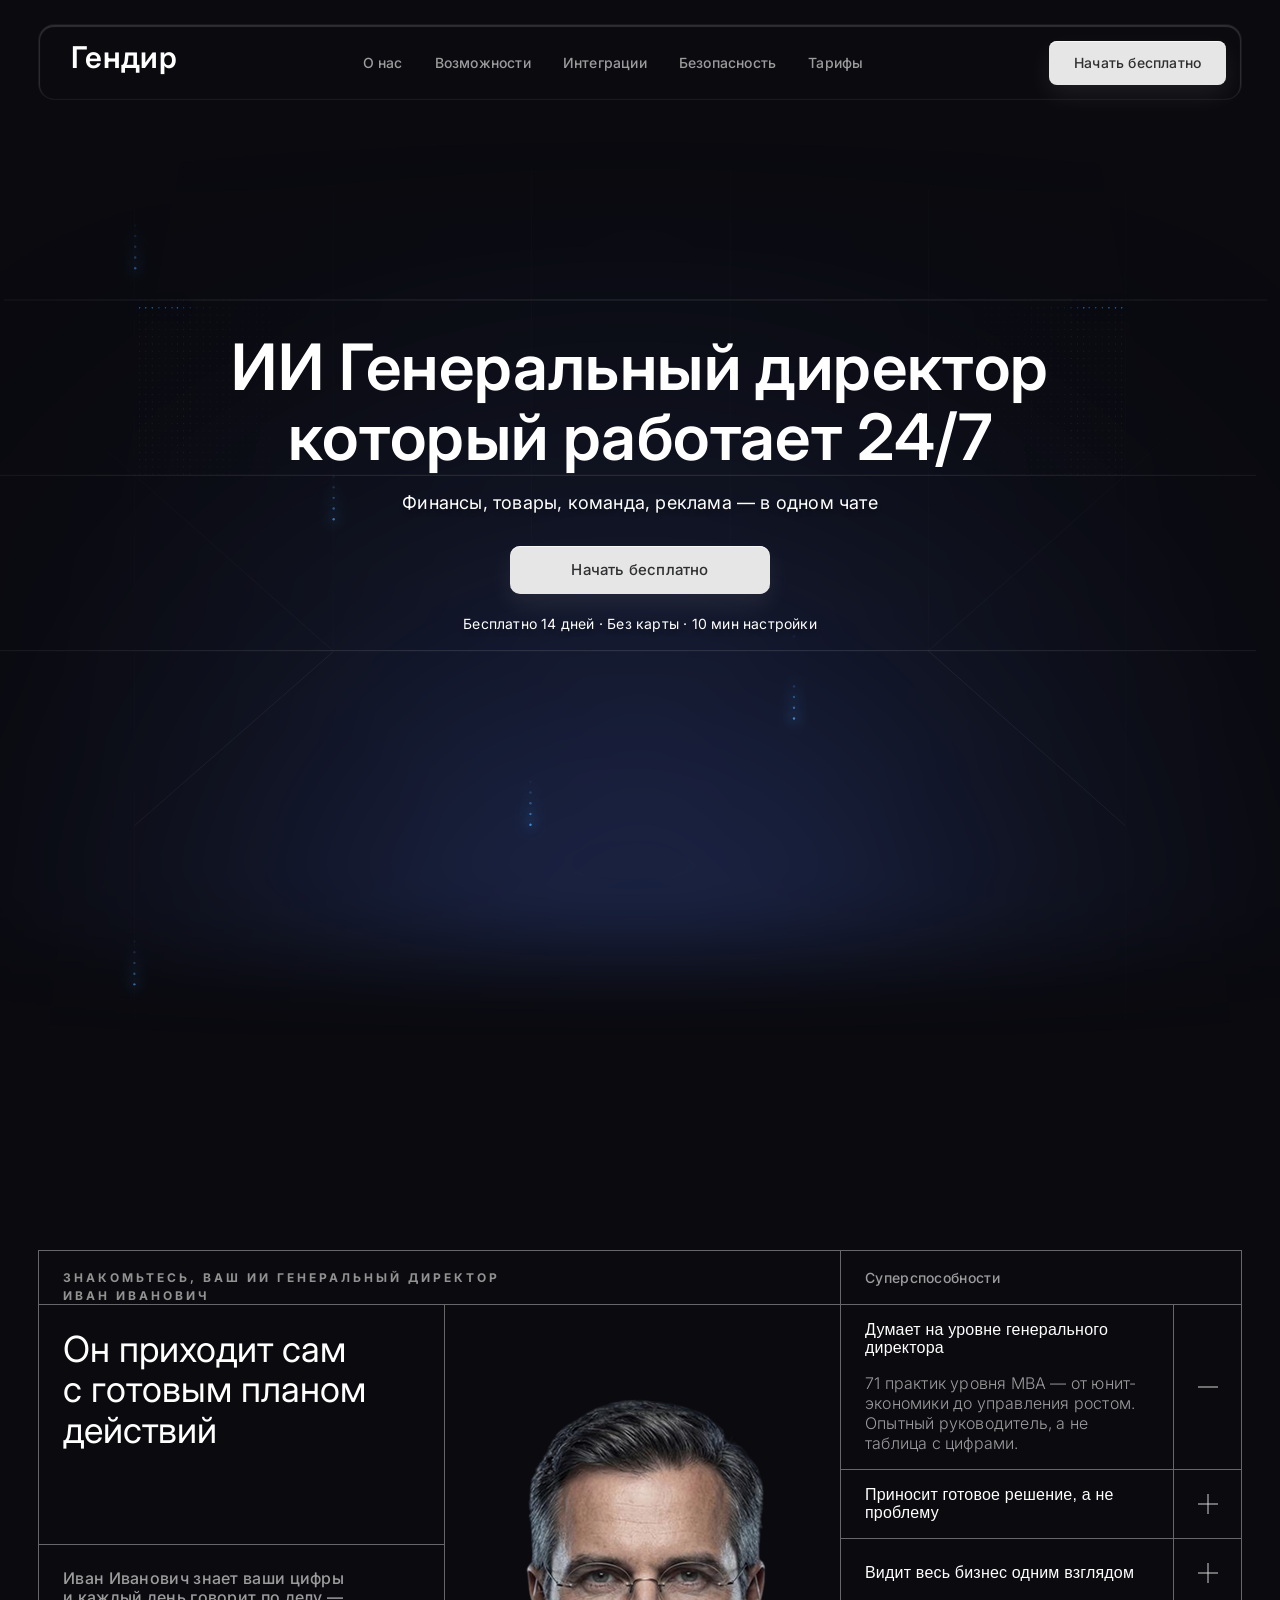
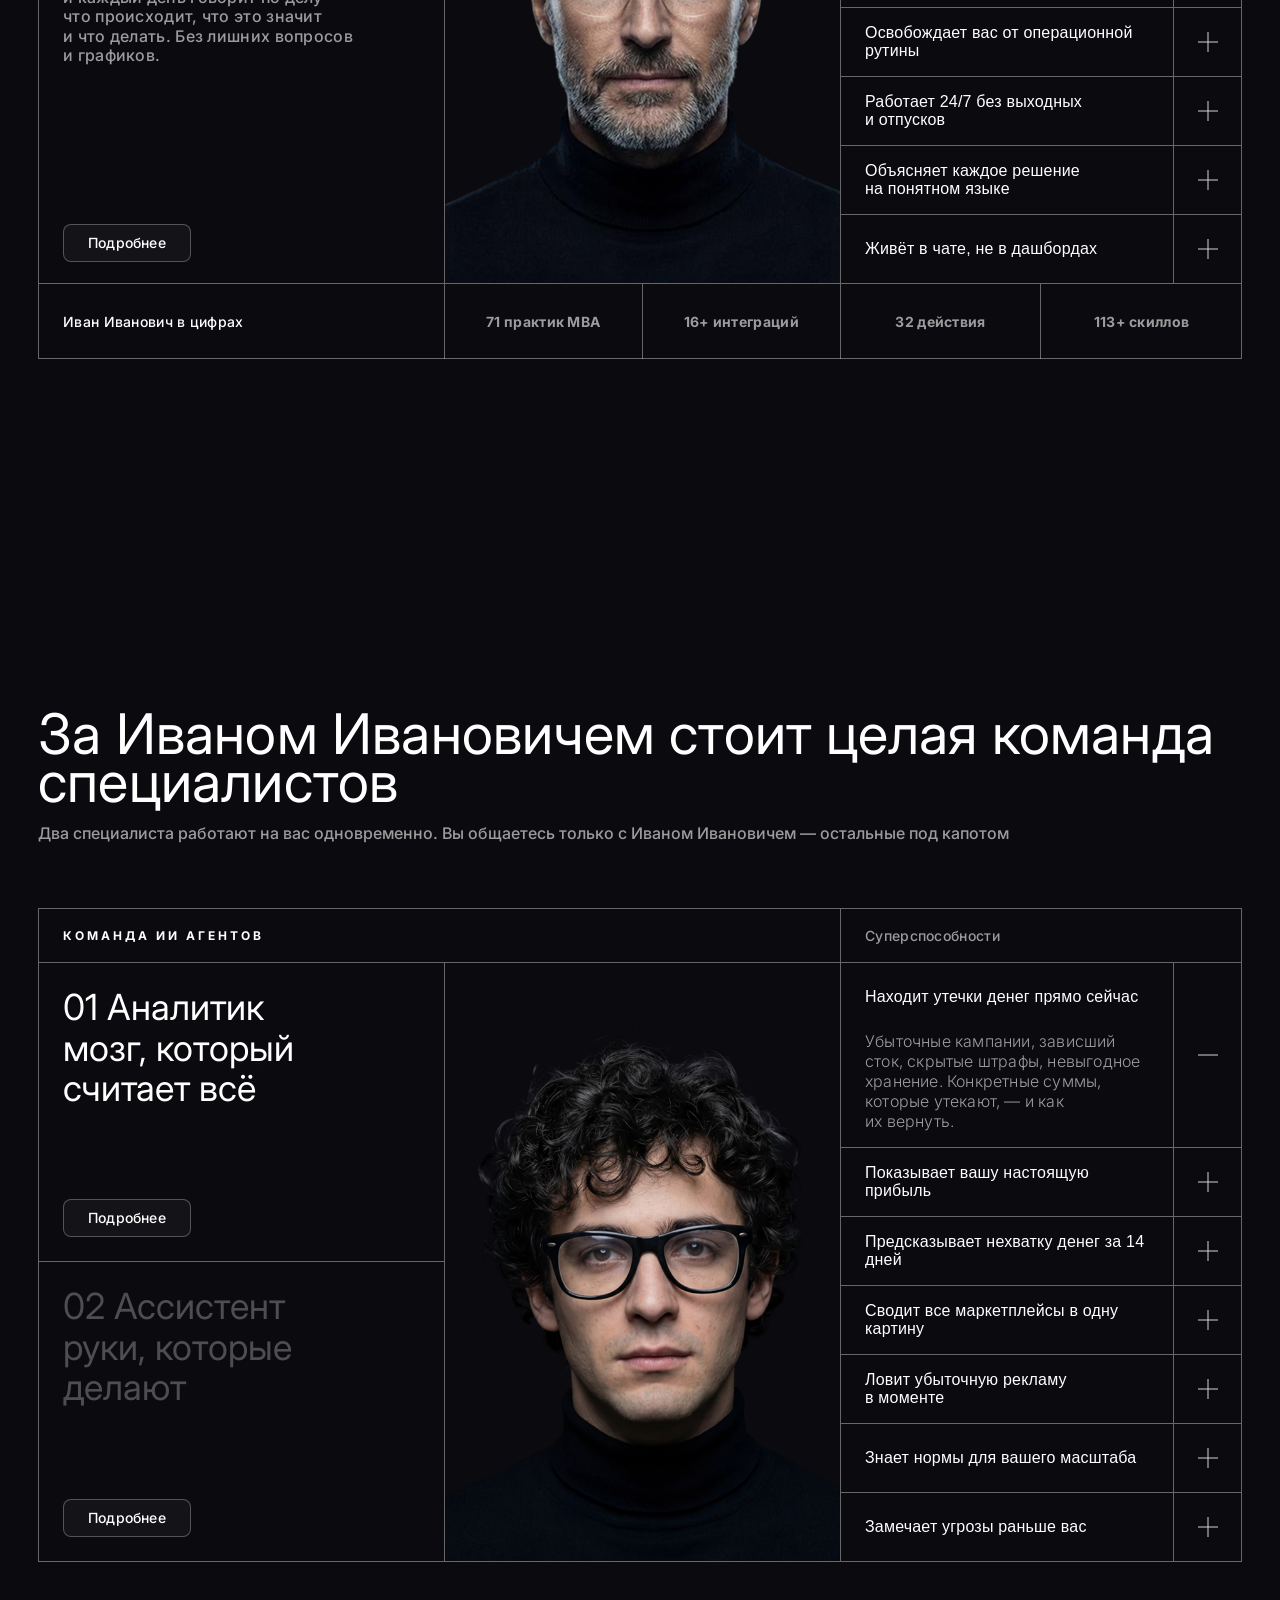
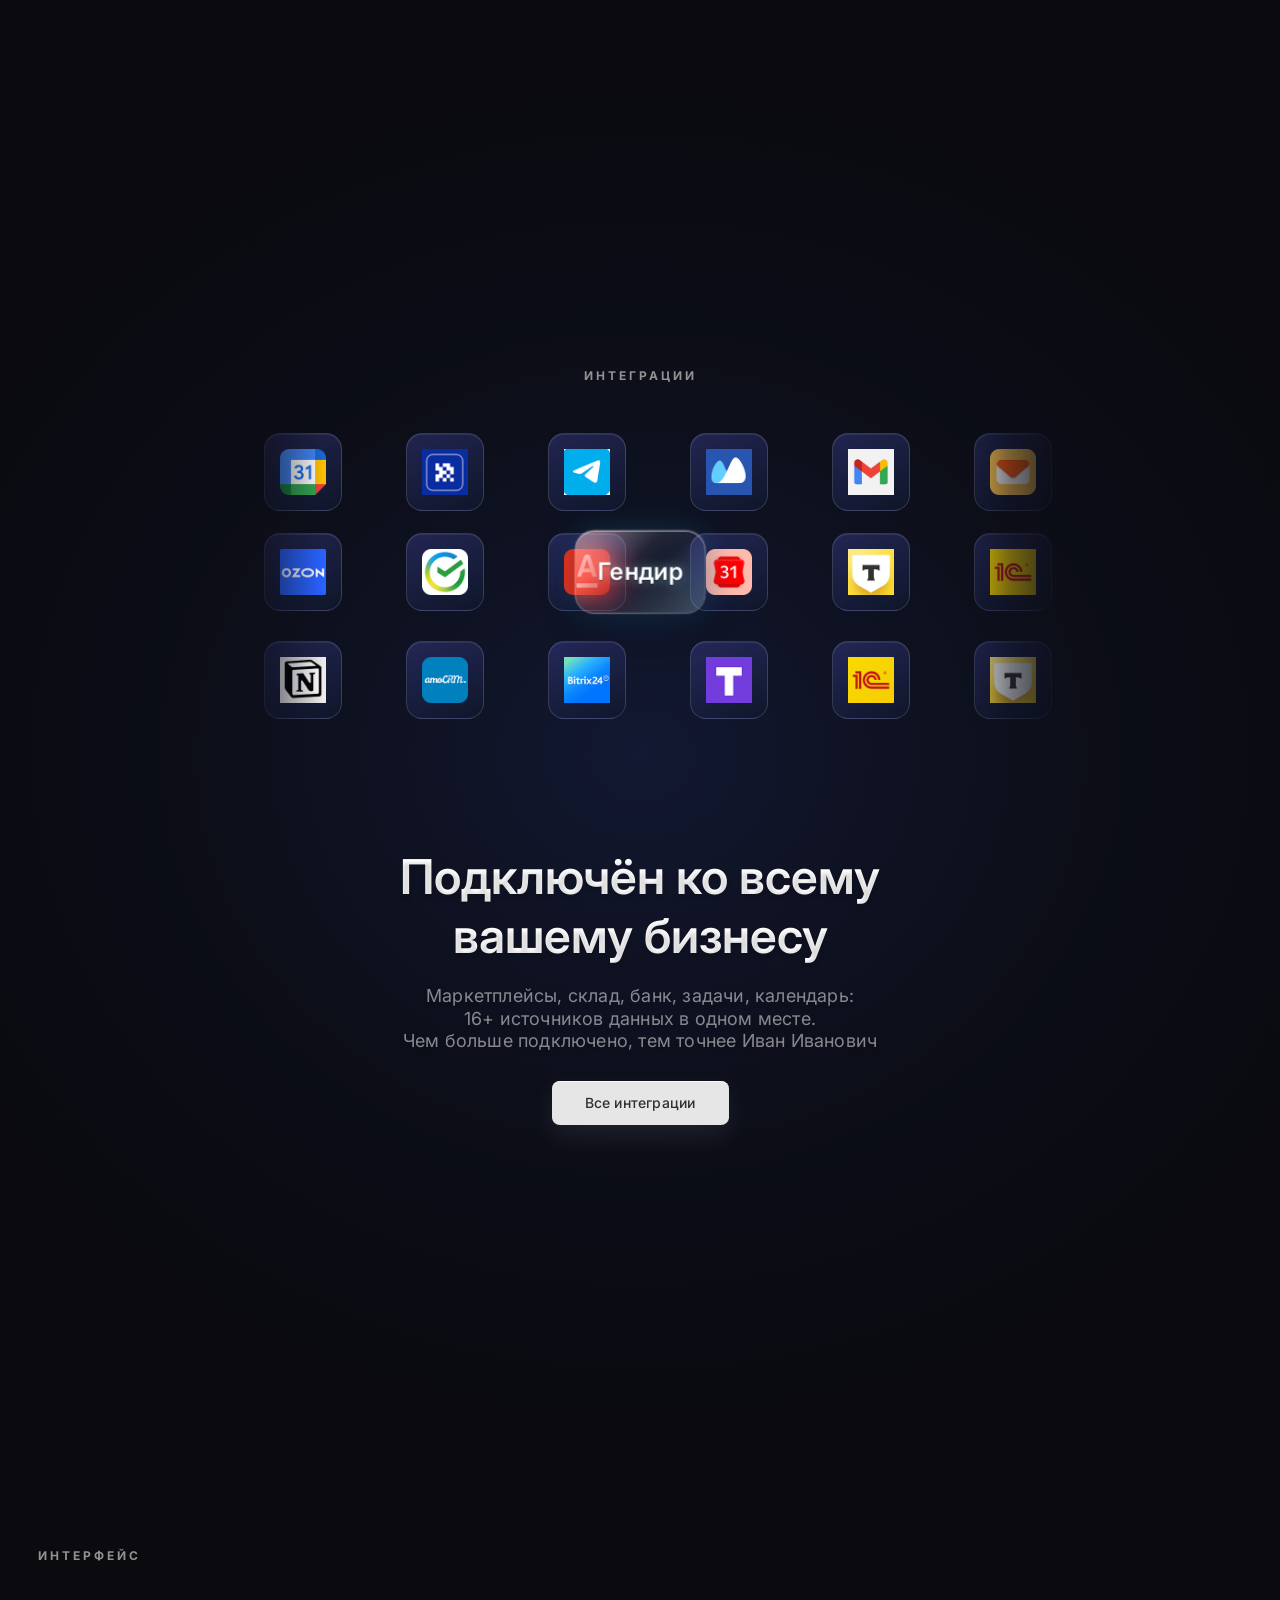
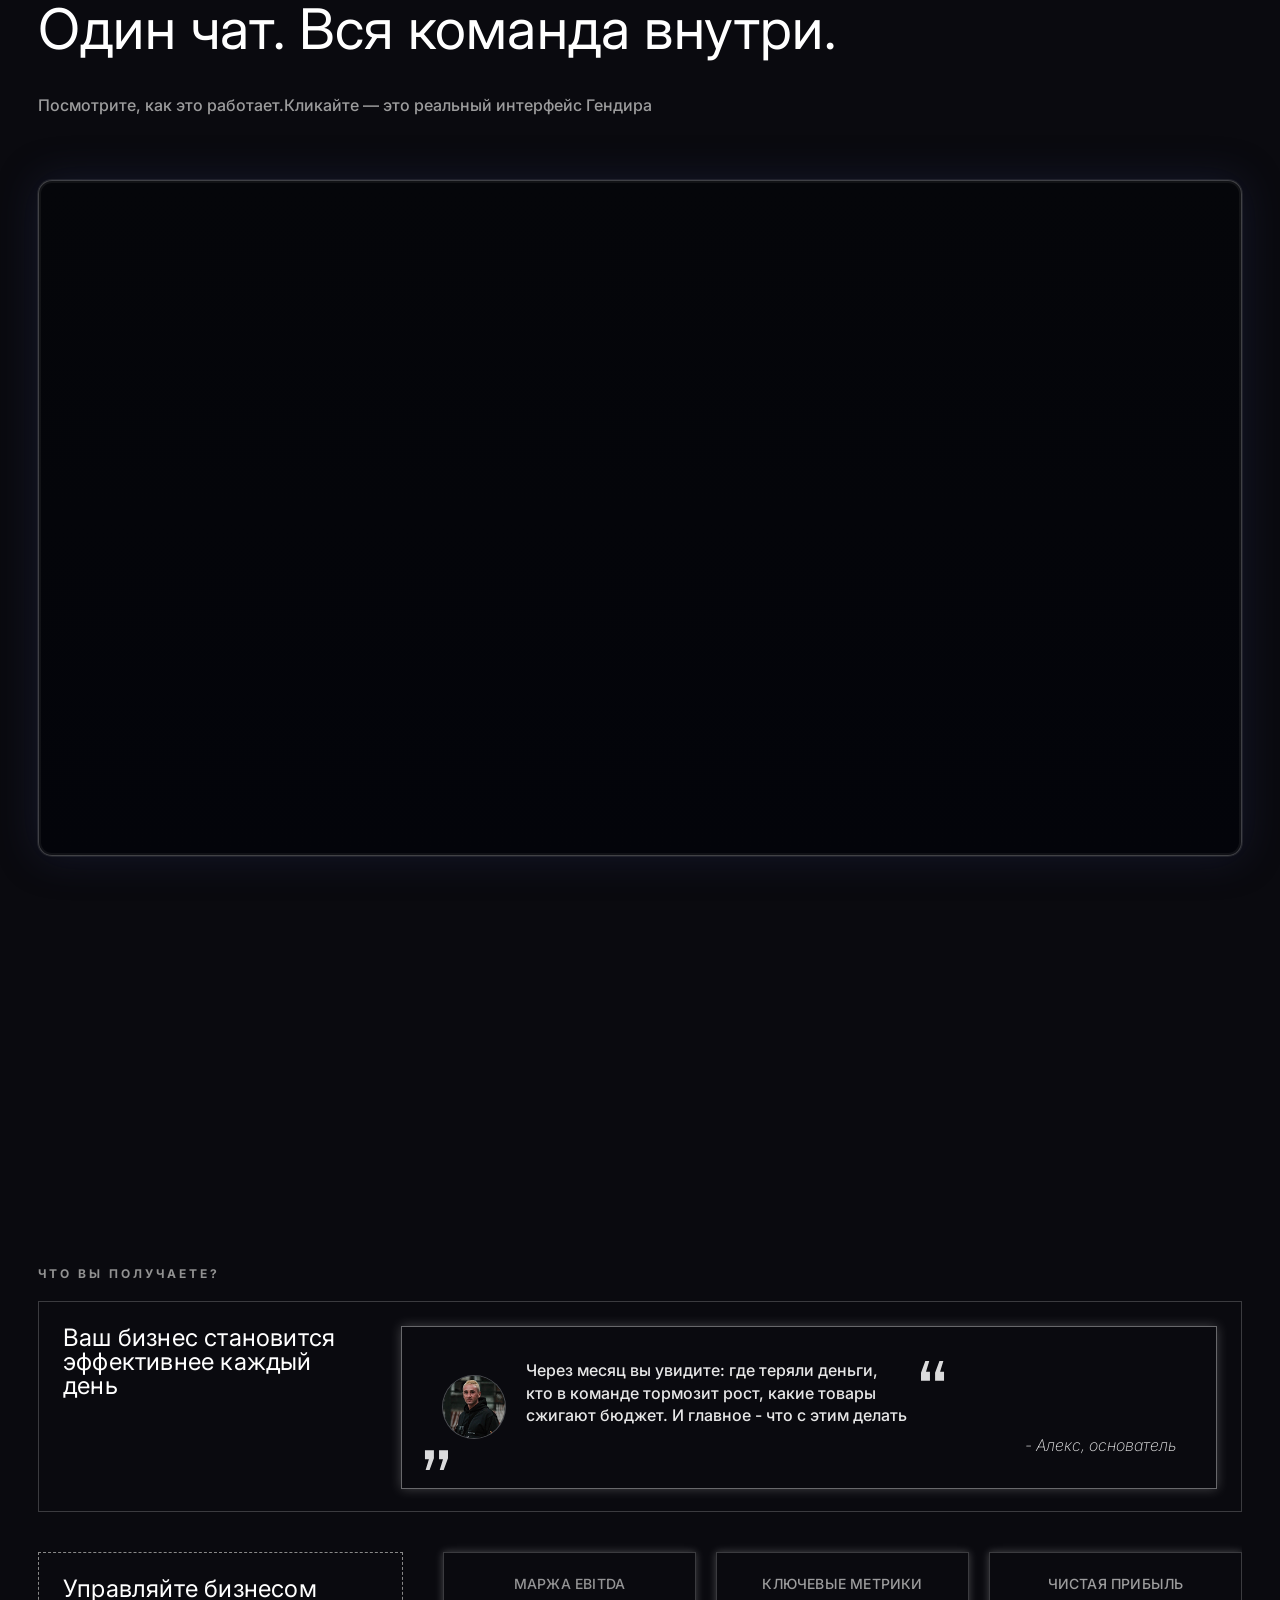
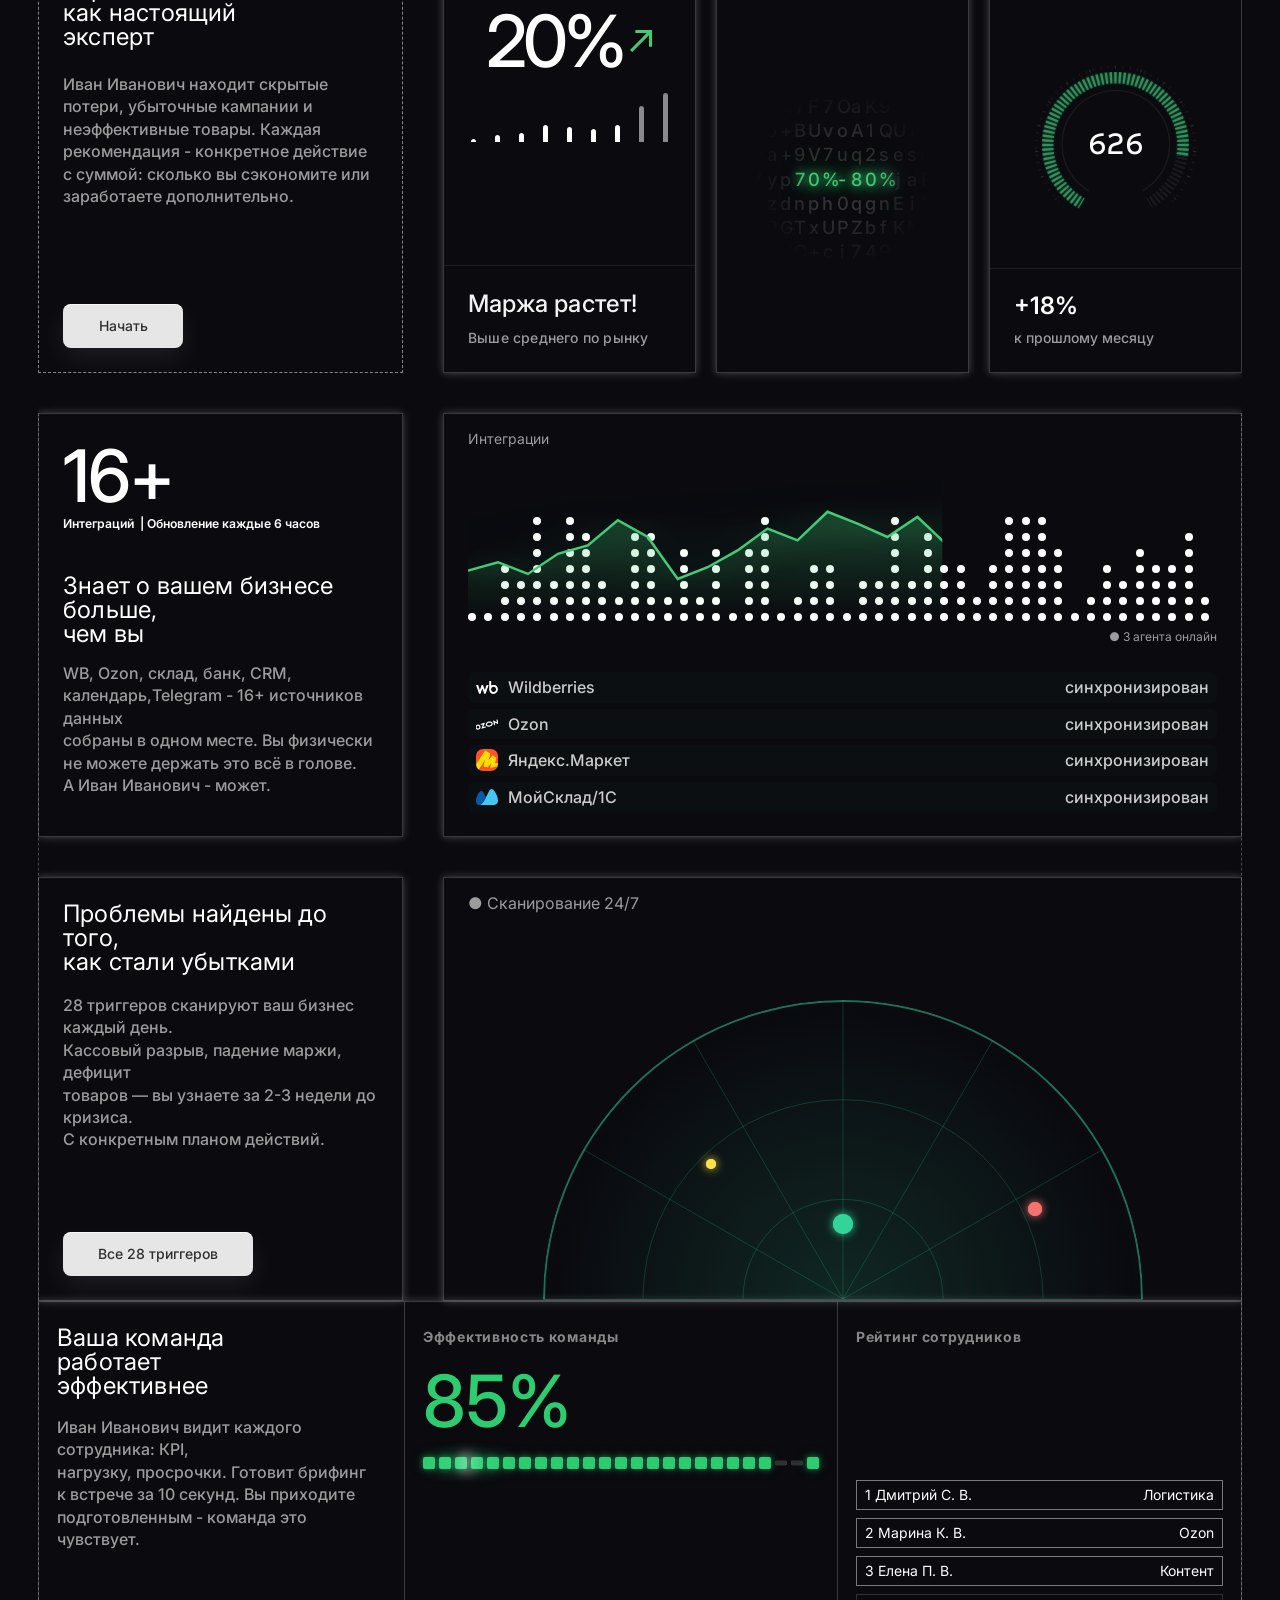
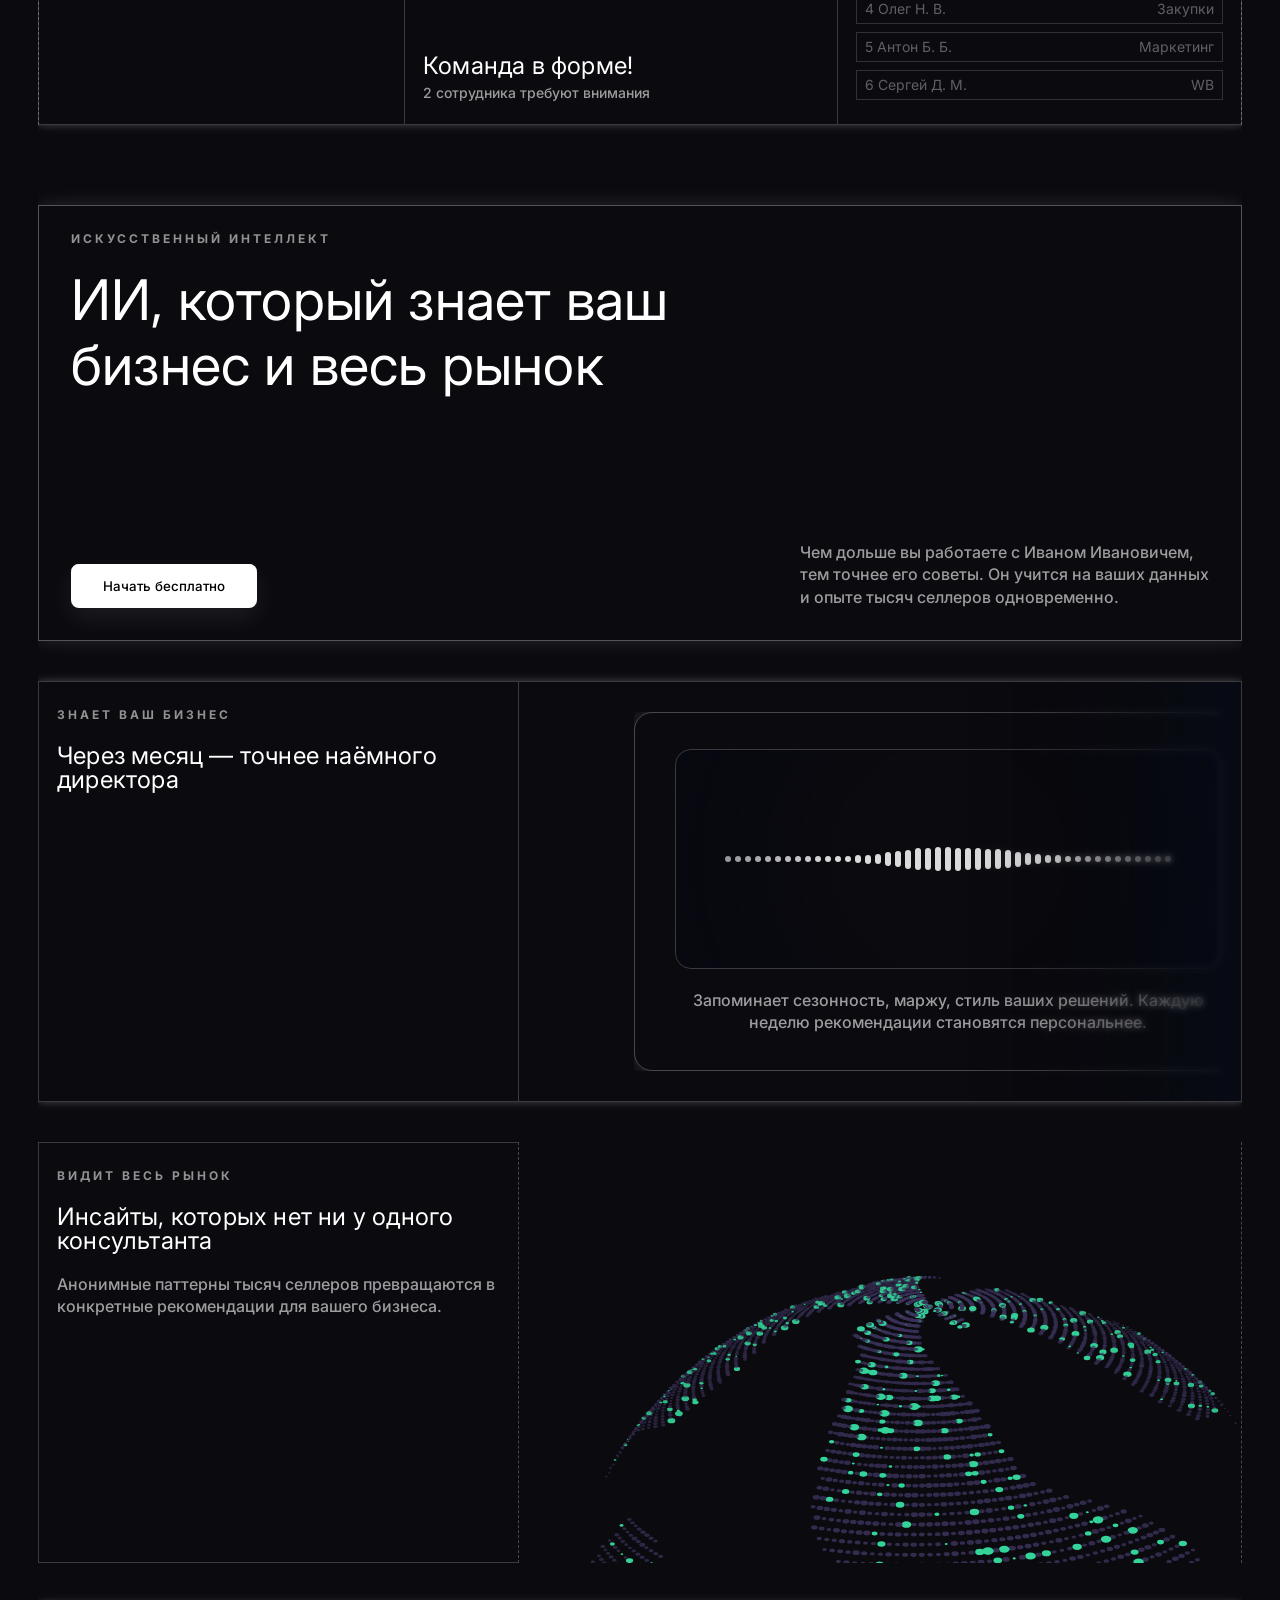
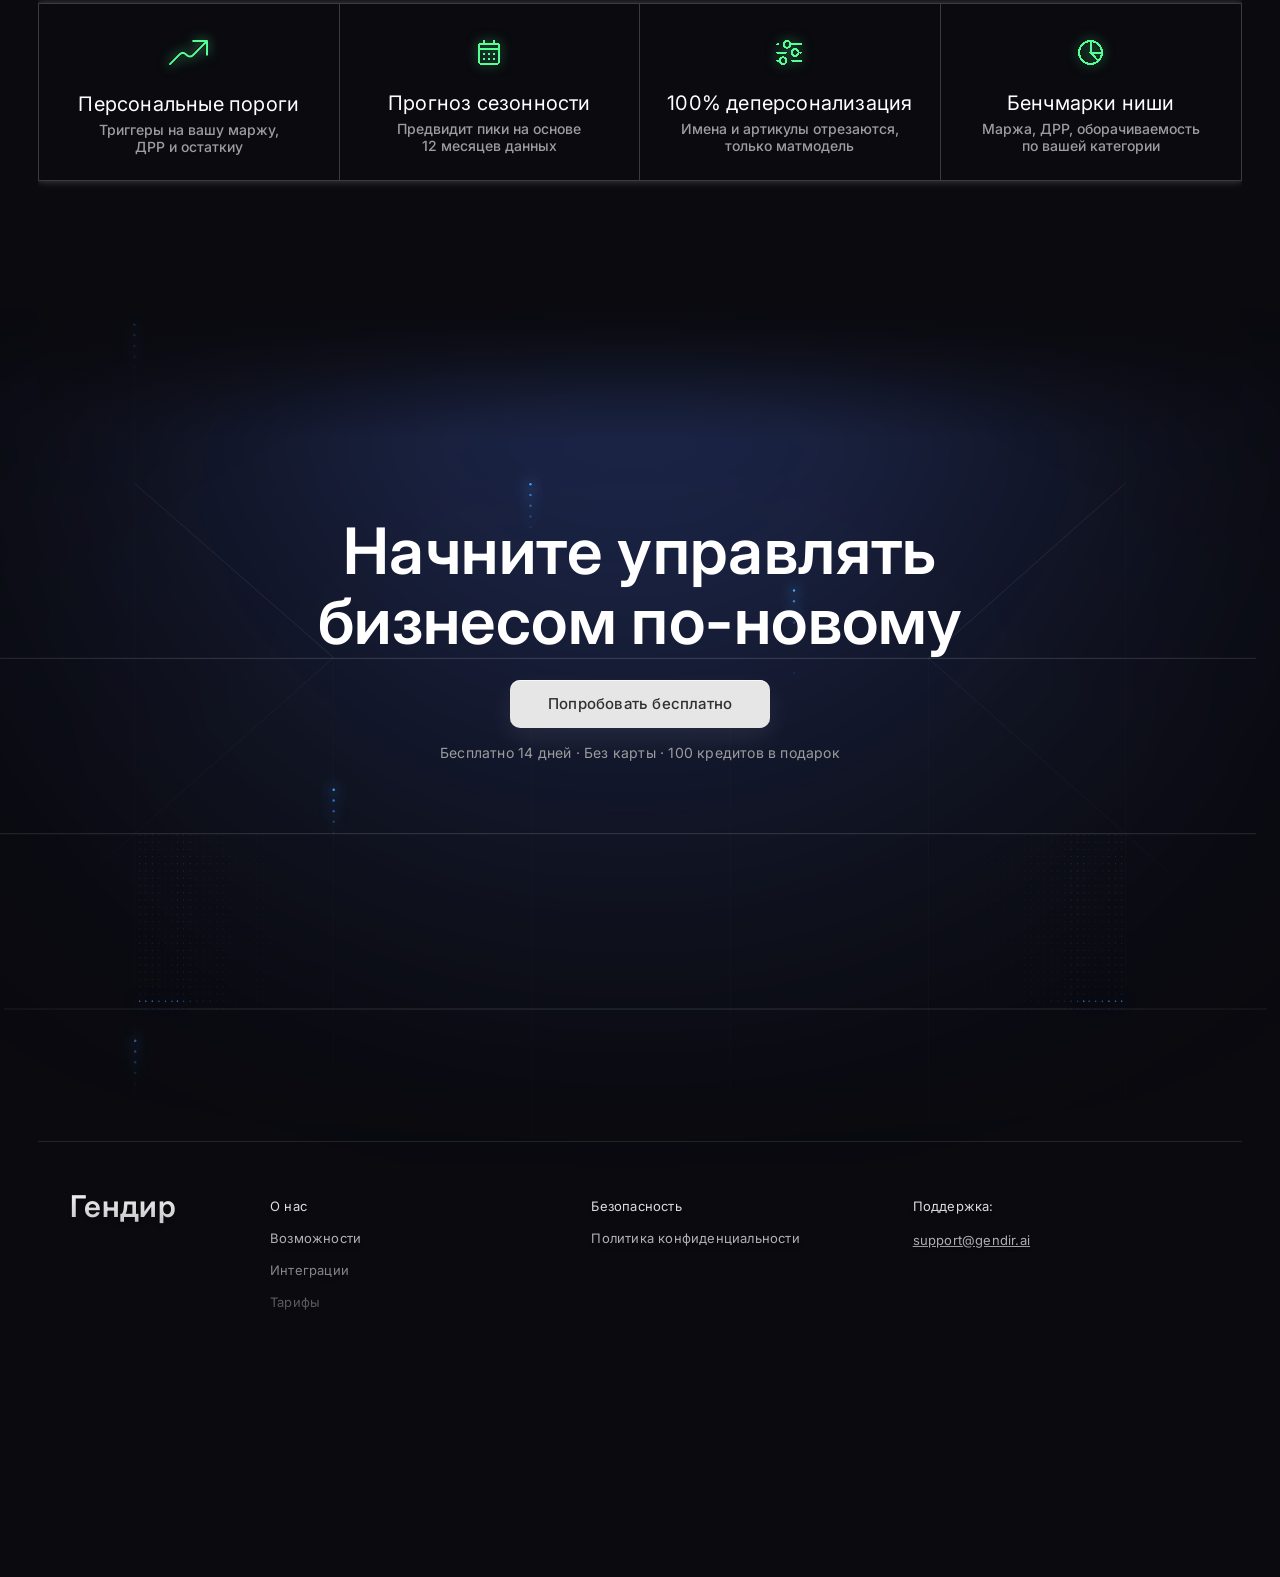
<file: index.html>
<!doctype html>
<html lang="ru">
  <head>
    <meta charset="UTF-8" />
    <meta name="viewport" content="width=device-width, initial-scale=1.0" />
    <title>Иван Иванович — первый блок</title>
    <link rel="preconnect" href="https://fonts.googleapis.com" />
    <link rel="preconnect" href="https://fonts.gstatic.com" crossorigin />
    <link
      href="https://fonts.googleapis.com/css2?family=Inter:wght@400;500;700&display=swap"
      rel="stylesheet"
    />
    <link
      href="https://fonts.googleapis.com/css2?family=Sometype+Mono:wght@400;500;600&display=swap"
      rel="stylesheet"
    />
    <link
      href="https://fonts.googleapis.com/css2?family=Geist+Mono:wght@400;500;600&display=swap"
      rel="stylesheet"
    />
    <link rel="stylesheet" href="styles.css" />
    <link rel="stylesheet" href="block-bottom.css" />
  </head>
  <body>
    <header class="main-header">
      <div class="main-header__logo">Гендир</div>
      <nav class="main-header__nav" aria-label="Главная навигация">
        <a href="#" class="main-header__link">О нас</a>
        <a href="#" class="main-header__link">Возможности</a>
        <a href="#" class="main-header__link">Интеграции</a>
        <a href="#" class="main-header__link">Безопасность</a>
        <a href="#" class="main-header__link">Тарифы</a>
      </nav>
      <button type="button" class="main-header__cta">Начать бесплатно</button>
      <button type="button" class="main-header__burger" aria-label="Открыть меню" aria-expanded="false">
        <svg xmlns="http://www.w3.org/2000/svg" width="24" height="19" viewBox="0 0 24 19" fill="none" aria-hidden="true">
          <line y1="0.75" x2="23.9744" y2="0.75" stroke="white" stroke-width="1.5"/>
          <line y1="9.25" x2="23.9744" y2="9.25" stroke="white" stroke-width="1.5"/>
          <line y1="17.75" x2="23.9744" y2="17.75" stroke="white" stroke-width="1.5"/>
        </svg>
      </button>
    </header>
    <main class="page">
    <section class="main-hero">
      <div class="main-hero__content">
        <h1 class="main-hero__title">ИИ Генеральный директор<br />который работает 24/7</h1>
        <p class="main-hero__subtitle">
          Финансы, товары, команда, реклама — в одном чате
        </p>
        <button type="button" class="main-hero__cta">Начать бесплатно</button>
        <p class="main-hero__note">Бесплатно 14 дней · Без карты · 10 мин настройки</p>
      </div>
    </section>

    <section class="hero hero--primary" data-hero-agent="ivan">
      <div class="hero-grid">
        <p class="top-intro">ЗНАКОМЬТЕСЬ, ВАШ ИИ ГЕНЕРАЛЬНЫЙ ДИРЕКТОР <br>ИВАН ИВАНОВИЧ</p>

        <div class="left-column">
          <div class="lead-box">
            <h1>Он приходит сам<br />с&nbsp;готовым планом<br />действий</h1>
          </div>
          <div class="hero-offer-mobile">
            <p>Он приходит сам.<br />С готовым планом действий</p>
          </div>
          <div class="about-box">
            <p>
              Иван Иванович знает ваши цифры<br />
              и&nbsp;каждый день говорит по&nbsp;делу —<br />
              что происходит, что это значит<br />
              и&nbsp;что делать. Без лишних вопросов<br />
              и&nbsp;графиков.
            </p>
            <button type="button" class="about-box__btn">Подробнее</button>
          </div>
        </div>

        <div class="image-box" aria-label="Портрет Ивана Ивановича"></div>

        <div class="hero-bottom">
          <div class="stats-label">Иван Иванович в&nbsp;цифрах</div>
          <div class="stats-item"><span>71 практик MBA</span></div>
          <div class="stats-item"><span>16+ интеграций</span></div>
          <div class="stats-item"><span>32 действия</span></div>
          <div class="stats-item"><span>113+ скиллов</span></div>
        </div>

        <div class="right-rail">
          <p class="top-abilities">Суперспособности</p>

          <div class="abilities">
            <div class="anim-acc" data-anim-accordion>
              <div class="anim-acc__item is-open" data-acc-item>
                <div class="anim-acc__row">
                  <div class="anim-acc__main">
                    <button type="button" class="anim-acc__header" data-acc-toggle aria-expanded="true" aria-controls="acc-panel-1-ivan" id="acc-btn-1-ivan">
                      <span class="anim-acc__title">Думает на&nbsp;уровне генерального директора</span>
                    </button>
                    <div class="anim-acc__panel-wrap" id="acc-panel-1-ivan" role="region" aria-labelledby="acc-btn-1-ivan">
                      <div class="anim-acc__panel-inner">
                        <p class="anim-acc__text">71 практик уровня MBA&nbsp;— от&nbsp;юнит-экономики до&nbsp;управления ростом. Опытный руководитель, а&nbsp;не таблица с&nbsp;цифрами.</p>
                      </div>
                    </div>
                  </div>
                  <button type="button" class="anim-acc__icon-btn" data-acc-toggle aria-expanded="true" aria-controls="acc-panel-1-ivan" aria-label="Свернуть блок">
                    <span class="anim-acc__icon" aria-hidden="true">
                      <span class="anim-acc__line anim-acc__line--h"></span>
                      <span class="anim-acc__line anim-acc__line--v"></span>
                    </span>
                  </button>
                </div>
              </div>
              <div class="anim-acc__item" data-acc-item>
                <div class="anim-acc__row">
                  <div class="anim-acc__main">
                    <button type="button" class="anim-acc__header" data-acc-toggle aria-expanded="false" aria-controls="acc-panel-2-ivan" id="acc-btn-2-ivan">
                      <span class="anim-acc__title">Приносит готовое решение, а&nbsp;не проблему</span>
                    </button>
                    <div class="anim-acc__panel-wrap" id="acc-panel-2-ivan" role="region" aria-labelledby="acc-btn-2-ivan">
                      <div class="anim-acc__panel-inner">
                        <p class="anim-acc__text">Что произошло → доказательства в&nbsp;цифрах → варианты → рекомендация. Вы&nbsp;не разбираетесь в&nbsp;данных — вы&nbsp;выбираете и&nbsp;согласовываете.</p>
                      </div>
                    </div>
                  </div>
                  <button type="button" class="anim-acc__icon-btn" data-acc-toggle aria-expanded="false" aria-controls="acc-panel-2-ivan" aria-label="Развернуть блок">
                    <span class="anim-acc__icon" aria-hidden="true">
                      <span class="anim-acc__line anim-acc__line--h"></span>
                      <span class="anim-acc__line anim-acc__line--v"></span>
                    </span>
                  </button>
                </div>
              </div>
              <div class="anim-acc__item" data-acc-item>
                <div class="anim-acc__row">
                  <div class="anim-acc__main">
                    <button type="button" class="anim-acc__header" data-acc-toggle aria-expanded="false" aria-controls="acc-panel-3-ivan" id="acc-btn-3-ivan">
                      <span class="anim-acc__title">Видит весь бизнес одним взглядом</span>
                    </button>
                    <div class="anim-acc__panel-wrap" id="acc-panel-3-ivan" role="region" aria-labelledby="acc-btn-3-ivan">
                      <div class="anim-acc__panel-inner">
                        <p class="anim-acc__text">Маркетплейсы, банки, склад, команда, календарь — всё в&nbsp;одной голове. Связывает между собой то, что вы&nbsp;видите по&nbsp;отдельности.</p>
                      </div>
                    </div>
                  </div>
                  <button type="button" class="anim-acc__icon-btn" data-acc-toggle aria-expanded="false" aria-controls="acc-panel-3-ivan" aria-label="Развернуть блок">
                    <span class="anim-acc__icon" aria-hidden="true">
                      <span class="anim-acc__line anim-acc__line--h"></span>
                      <span class="anim-acc__line anim-acc__line--v"></span>
                    </span>
                  </button>
                </div>
              </div>
              <div class="anim-acc__item" data-acc-item>
                <div class="anim-acc__row">
                  <div class="anim-acc__main">
                    <button type="button" class="anim-acc__header" data-acc-toggle aria-expanded="false" aria-controls="acc-panel-4-ivan" id="acc-btn-4-ivan">
                      <span class="anim-acc__title">Освобождает вас от&nbsp;операционной рутины</span>
                    </button>
                    <div class="anim-acc__panel-wrap" id="acc-panel-4-ivan" role="region" aria-labelledby="acc-btn-4-ivan">
                      <div class="anim-acc__panel-inner">
                        <p class="anim-acc__text">Вы&nbsp;перестаёте быть одновременно финдиром, HR-ом и&nbsp;категорийщиком. Иван Иванович закрывает управленческий контур — вы&nbsp;занимаетесь ростом.</p>
                      </div>
                    </div>
                  </div>
                  <button type="button" class="anim-acc__icon-btn" data-acc-toggle aria-expanded="false" aria-controls="acc-panel-4-ivan" aria-label="Развернуть блок">
                    <span class="anim-acc__icon" aria-hidden="true">
                      <span class="anim-acc__line anim-acc__line--h"></span>
                      <span class="anim-acc__line anim-acc__line--v"></span>
                    </span>
                  </button>
                </div>
              </div>
              <div class="anim-acc__item" data-acc-item>
                <div class="anim-acc__row">
                  <div class="anim-acc__main">
                    <button type="button" class="anim-acc__header" data-acc-toggle aria-expanded="false" aria-controls="acc-panel-5-ivan" id="acc-btn-5-ivan">
                      <span class="anim-acc__title">Работает 24/7 без выходных и&nbsp;отпусков</span>
                    </button>
                    <div class="anim-acc__panel-wrap" id="acc-panel-5-ivan" role="region" aria-labelledby="acc-btn-5-ivan">
                      <div class="anim-acc__panel-inner">
                        <p class="anim-acc__text">Не&nbsp;болеет, не&nbsp;увольняется, не&nbsp;просит повышения. Утром, ночью, в&nbsp;выходные — всегда на&nbsp;связи. Живого гендира такого уровня вы&nbsp;не наймёте.</p>
                      </div>
                    </div>
                  </div>
                  <button type="button" class="anim-acc__icon-btn" data-acc-toggle aria-expanded="false" aria-controls="acc-panel-5-ivan" aria-label="Развернуть блок">
                    <span class="anim-acc__icon" aria-hidden="true">
                      <span class="anim-acc__line anim-acc__line--h"></span>
                      <span class="anim-acc__line anim-acc__line--v"></span>
                    </span>
                  </button>
                </div>
              </div>
              <div class="anim-acc__item" data-acc-item>
                <div class="anim-acc__row">
                  <div class="anim-acc__main">
                    <button type="button" class="anim-acc__header" data-acc-toggle aria-expanded="false" aria-controls="acc-panel-6-ivan" id="acc-btn-6-ivan">
                      <span class="anim-acc__title">Объясняет каждое решение на&nbsp;понятном языке</span>
                    </button>
                    <div class="anim-acc__panel-wrap" id="acc-panel-6-ivan" role="region" aria-labelledby="acc-btn-6-ivan">
                      <div class="anim-acc__panel-inner">
                        <p class="anim-acc__text">Никаких «чёрных ящиков». Вы&nbsp;видите цифры, логику и&nbsp;оценку уверенности — и&nbsp;принимаете решение осознанно.</p>
                      </div>
                    </div>
                  </div>
                  <button type="button" class="anim-acc__icon-btn" data-acc-toggle aria-expanded="false" aria-controls="acc-panel-6-ivan" aria-label="Развернуть блок">
                    <span class="anim-acc__icon" aria-hidden="true">
                      <span class="anim-acc__line anim-acc__line--h"></span>
                      <span class="anim-acc__line anim-acc__line--v"></span>
                    </span>
                  </button>
                </div>
              </div>
              <div class="anim-acc__item" data-acc-item>
                <div class="anim-acc__row">
                  <div class="anim-acc__main">
                    <button type="button" class="anim-acc__header" data-acc-toggle aria-expanded="false" aria-controls="acc-panel-7-ivan" id="acc-btn-7-ivan">
                      <span class="anim-acc__title">Живёт в&nbsp;чате, не&nbsp;в&nbsp;дашбордах</span>
                    </button>
                    <div class="anim-acc__panel-wrap" id="acc-panel-7-ivan" role="region" aria-labelledby="acc-btn-7-ivan">
                      <div class="anim-acc__panel-inner">
                        <p class="anim-acc__text">Telegram, личный кабинет, мобильное приложение. Вы&nbsp;не изучаете интерфейс — вы&nbsp;разговариваете. Текстом или голосом, как с&nbsp;партнёром.</p>
                      </div>
                    </div>
                  </div>
                  <button type="button" class="anim-acc__icon-btn" data-acc-toggle aria-expanded="false" aria-controls="acc-panel-7-ivan" aria-label="Развернуть блок">
                    <span class="anim-acc__icon" aria-hidden="true">
                      <span class="anim-acc__line anim-acc__line--h"></span>
                      <span class="anim-acc__line anim-acc__line--v"></span>
                    </span>
                  </button>
                </div>
              </div>
            </div>
          </div>

        </div>

        <div class="hero-stats-mobile" aria-hidden="true">
          <div class="hero-stats-mobile__label">Иван Иванович в&nbsp;цифрах</div>
          <div class="hero-stats-mobile__grid">
            <div class="hero-stats-mobile__item"><span>28 триггеров</span></div>
            <div class="hero-stats-mobile__item"><span>16+ интеграций</span></div>
            <div class="hero-stats-mobile__item"><span>66 практик MBA</span></div>
            <div class="hero-stats-mobile__item"><span>113+ скиллов</span></div>
          </div>
        </div>
      </div>
    </section>

    <section class="team-section">
      <h2 class="team-title">За Иваном Ивановичем стоит целая команда специалистов</h2>
      <p class="team-text">
        Два специалиста работают на вас одновременно. Вы общаетесь только с Иваном Ивановичем —
        остальные под капотом
      </p>

      <section class="hero hero--agents is-mobile-activated" data-agent-switch data-active-agent="analyst">
        <div class="hero-grid">
          <p class="top-intro">КОМАНДА ИИ АГЕНТОВ</p>

          <div class="left-column">
            <div class="lead-box lead-box--switcher">
              <button type="button" class="agent-switcher" data-agent-tab="analyst" aria-label="Показать Аналитика">
                01 Аналитик&nbsp;<br />мозг, который<br />считает всё
              </button>
              <button type="button" class="agent-detail-btn">Подробнее</button>

              <div class="agent-mobile-expand" data-agent-mobile="analyst" aria-hidden="true">
                <div class="agent-mobile-expand__photo"></div>
                <h3 class="agent-mobile-expand__title">Находит утечки денег прямо сейчас</h3>
                <p class="agent-mobile-expand__text">Убыточные кампании, зависший сток, скрытые штрафы, невыгодное хранение. Конкретные суммы, которые утекают,&nbsp;— и&nbsp;как их&nbsp;вернуть.</p>
                <button type="button" class="agent-mobile-expand__btn">Подробнее</button>
              </div>
            </div>
            <div class="about-box about-box--switcher">
              <button type="button" class="agent-switcher" data-agent-tab="assistant" aria-label="Показать Ассистента">
                02 Ассистент&nbsp;<br />руки, которые<br />делают
              </button>
              <button type="button" class="agent-detail-btn">Подробнее</button>

              <div class="agent-mobile-expand" data-agent-mobile="assistant" aria-hidden="true">
                <div class="agent-mobile-expand__photo"></div>
                <h3 class="agent-mobile-expand__title">Превращает решение в&nbsp;задачи за&nbsp;секунды</h3>
                <p class="agent-mobile-expand__text">Вы&nbsp;согласовали&nbsp;— задачи уже в&nbsp;Bitrix24, с&nbsp;исполнителями, сроками и&nbsp;уведомлениями в&nbsp;Telegram. Команде пересказывать не&nbsp;нужно.</p>
                <button type="button" class="agent-mobile-expand__btn">Подробнее</button>
              </div>
            </div>
          </div>

          <div class="image-box image-box--agents" aria-label="Портрет активного агента"></div>

          <div class="right-rail">
            <p class="top-abilities">Суперспособности</p>

            <div class="abilities">
              <div class="anim-acc" data-anim-accordion data-agent-content="analyst">
                <div class="anim-acc__item is-open" data-acc-item>
                  <div class="anim-acc__row">
                    <div class="anim-acc__main">
                      <button type="button" class="anim-acc__header" data-acc-toggle aria-expanded="true" aria-controls="acc-panel-1-analyst" id="acc-btn-1-analyst">
                        <span class="anim-acc__title">Находит утечки денег прямо сейчас</span>
                      </button>
                      <div class="anim-acc__panel-wrap" id="acc-panel-1-analyst" role="region" aria-labelledby="acc-btn-1-analyst">
                        <div class="anim-acc__panel-inner">
                          <p class="anim-acc__text">Убыточные кампании, зависший сток, скрытые штрафы, невыгодное хранение. Конкретные суммы, которые утекают,&nbsp;— и&nbsp;как их&nbsp;вернуть.</p>
                        </div>
                      </div>
                    </div>
                    <button type="button" class="anim-acc__icon-btn" data-acc-toggle aria-expanded="true" aria-controls="acc-panel-1-analyst" aria-label="Свернуть блок">
                      <span class="anim-acc__icon" aria-hidden="true">
                        <span class="anim-acc__line anim-acc__line--h"></span>
                        <span class="anim-acc__line anim-acc__line--v"></span>
                      </span>
                    </button>
                  </div>
                </div>
                <div class="anim-acc__item" data-acc-item>
                  <div class="anim-acc__row">
                    <div class="anim-acc__main">
                      <button type="button" class="anim-acc__header" data-acc-toggle aria-expanded="false" aria-controls="acc-panel-2-analyst" id="acc-btn-2-analyst">
                        <span class="anim-acc__title">Показывает вашу настоящую прибыль</span>
                      </button>
                      <div class="anim-acc__panel-wrap" id="acc-panel-2-analyst" role="region" aria-labelledby="acc-btn-2-analyst">
                        <div class="anim-acc__panel-inner">
                          <p class="anim-acc__text">Реальные деньги после комиссий, логистики, возвратов и&nbsp;рекламы. Часть товаров, которые выглядят прибыльными в&nbsp;кабинете, на&nbsp;деле работают в&nbsp;минус. Вы&nbsp;это увидите.</p>
                        </div>
                      </div>
                    </div>
                    <button type="button" class="anim-acc__icon-btn" data-acc-toggle aria-expanded="false" aria-controls="acc-panel-2-analyst" aria-label="Развернуть блок">
                      <span class="anim-acc__icon" aria-hidden="true">
                        <span class="anim-acc__line anim-acc__line--h"></span>
                        <span class="anim-acc__line anim-acc__line--v"></span>
                      </span>
                    </button>
                  </div>
                </div>
                <div class="anim-acc__item" data-acc-item>
                  <div class="anim-acc__row">
                    <div class="anim-acc__main">
                      <button type="button" class="anim-acc__header" data-acc-toggle aria-expanded="false" aria-controls="acc-panel-3-analyst" id="acc-btn-3-analyst">
                        <span class="anim-acc__title">Предсказывает нехватку денег за&nbsp;14 дней</span>
                      </button>
                      <div class="anim-acc__panel-wrap" id="acc-panel-3-analyst" role="region" aria-labelledby="acc-btn-3-analyst">
                        <div class="anim-acc__panel-inner">
                          <p class="anim-acc__text">Смотрит в&nbsp;четыре банка и&nbsp;на&nbsp;склад одновременно. Видит кассовый разрыв до&nbsp;того, как нечем платить поставщику.</p>
                        </div>
                      </div>
                    </div>
                    <button type="button" class="anim-acc__icon-btn" data-acc-toggle aria-expanded="false" aria-controls="acc-panel-3-analyst" aria-label="Развернуть блок">
                      <span class="anim-acc__icon" aria-hidden="true">
                        <span class="anim-acc__line anim-acc__line--h"></span>
                        <span class="anim-acc__line anim-acc__line--v"></span>
                      </span>
                    </button>
                  </div>
                </div>
                <div class="anim-acc__item" data-acc-item>
                  <div class="anim-acc__row">
                    <div class="anim-acc__main">
                      <button type="button" class="anim-acc__header" data-acc-toggle aria-expanded="false" aria-controls="acc-panel-4-analyst" id="acc-btn-4-analyst">
                        <span class="anim-acc__title">Сводит все маркетплейсы в&nbsp;одну картину</span>
                      </button>
                      <div class="anim-acc__panel-wrap" id="acc-panel-4-analyst" role="region" aria-labelledby="acc-btn-4-analyst">
                        <div class="anim-acc__panel-inner">
                          <p class="anim-acc__text">Wildberries, Ozon, Яндекс.Маркет&nbsp;— без ручного сведения в&nbsp;Excel. Одна цифра прибыли, одна воронка, одна сводка по&nbsp;рекламе.</p>
                        </div>
                      </div>
                    </div>
                    <button type="button" class="anim-acc__icon-btn" data-acc-toggle aria-expanded="false" aria-controls="acc-panel-4-analyst" aria-label="Развернуть блок">
                      <span class="anim-acc__icon" aria-hidden="true">
                        <span class="anim-acc__line anim-acc__line--h"></span>
                        <span class="anim-acc__line anim-acc__line--v"></span>
                      </span>
                    </button>
                  </div>
                </div>
                <div class="anim-acc__item" data-acc-item>
                  <div class="anim-acc__row">
                    <div class="anim-acc__main">
                      <button type="button" class="anim-acc__header" data-acc-toggle aria-expanded="false" aria-controls="acc-panel-5-analyst" id="acc-btn-5-analyst">
                        <span class="anim-acc__title">Ловит убыточную рекламу в&nbsp;моменте</span>
                      </button>
                      <div class="anim-acc__panel-wrap" id="acc-panel-5-analyst" role="region" aria-labelledby="acc-btn-5-analyst">
                        <div class="anim-acc__panel-inner">
                          <p class="anim-acc__text">Считает отдачу по&nbsp;каждой кампании. Ушла в&nbsp;минус&nbsp;— сигнал сразу, а&nbsp;не в&nbsp;конце месяца. На&nbsp;больших бюджетах экономит сотни тысяч.</p>
                        </div>
                      </div>
                    </div>
                    <button type="button" class="anim-acc__icon-btn" data-acc-toggle aria-expanded="false" aria-controls="acc-panel-5-analyst" aria-label="Развернуть блок">
                      <span class="anim-acc__icon" aria-hidden="true">
                        <span class="anim-acc__line anim-acc__line--h"></span>
                        <span class="anim-acc__line anim-acc__line--v"></span>
                      </span>
                    </button>
                  </div>
                </div>
                <div class="anim-acc__item" data-acc-item>
                  <div class="anim-acc__row">
                    <div class="anim-acc__main">
                      <button type="button" class="anim-acc__header" data-acc-toggle aria-expanded="false" aria-controls="acc-panel-6-analyst" id="acc-btn-6-analyst">
                        <span class="anim-acc__title">Знает нормы для вашего масштаба</span>
                      </button>
                      <div class="anim-acc__panel-wrap" id="acc-panel-6-analyst" role="region" aria-labelledby="acc-btn-6-analyst">
                        <div class="anim-acc__panel-inner">
                          <p class="anim-acc__text">Живые цифры рынка для вашей стадии&nbsp;— тест, рост, масштабирование. А&nbsp;не абстрактные советы из&nbsp;интернета.</p>
                        </div>
                      </div>
                    </div>
                    <button type="button" class="anim-acc__icon-btn" data-acc-toggle aria-expanded="false" aria-controls="acc-panel-6-analyst" aria-label="Развернуть блок">
                      <span class="anim-acc__icon" aria-hidden="true">
                        <span class="anim-acc__line anim-acc__line--h"></span>
                        <span class="anim-acc__line anim-acc__line--v"></span>
                      </span>
                    </button>
                  </div>
                </div>
                <div class="anim-acc__item" data-acc-item>
                  <div class="anim-acc__row">
                    <div class="anim-acc__main">
                      <button type="button" class="anim-acc__header" data-acc-toggle aria-expanded="false" aria-controls="acc-panel-7-analyst" id="acc-btn-7-analyst">
                        <span class="anim-acc__title">Замечает угрозы раньше вас</span>
                      </button>
                      <div class="anim-acc__panel-wrap" id="acc-panel-7-analyst" role="region" aria-labelledby="acc-btn-7-analyst">
                        <div class="anim-acc__panel-inner">
                          <p class="anim-acc__text">28 проверок в&nbsp;фоне: прибыль, ABC/XYZ по&nbsp;стоку, возвраты, штрафы, просадка команды, изменение комиссий. Беспокоим только по&nbsp;делу.</p>
                        </div>
                      </div>
                    </div>
                    <button type="button" class="anim-acc__icon-btn" data-acc-toggle aria-expanded="false" aria-controls="acc-panel-7-analyst" aria-label="Развернуть блок">
                      <span class="anim-acc__icon" aria-hidden="true">
                        <span class="anim-acc__line anim-acc__line--h"></span>
                        <span class="anim-acc__line anim-acc__line--v"></span>
                      </span>
                    </button>
                  </div>
                </div>
              </div>
            </div>

              <div class="anim-acc" data-anim-accordion data-agent-content="assistant" hidden>
                <div class="anim-acc__item is-open" data-acc-item>
                  <div class="anim-acc__row">
                    <div class="anim-acc__main">
                      <button type="button" class="anim-acc__header" data-acc-toggle aria-expanded="true" aria-controls="acc-panel-1-assistant" id="acc-btn-1-assistant">
                        <span class="anim-acc__title">Превращает решение в&nbsp;задачи за&nbsp;секунды</span>
                      </button>
                      <div class="anim-acc__panel-wrap" id="acc-panel-1-assistant" role="region" aria-labelledby="acc-btn-1-assistant">
                        <div class="anim-acc__panel-inner">
                          <p class="anim-acc__text">Вы&nbsp;согласовали&nbsp;— задачи уже в&nbsp;Bitrix24, с&nbsp;исполнителями, сроками и&nbsp;уведомлениями в&nbsp;Telegram. Команде пересказывать не&nbsp;нужно.</p>
                        </div>
                      </div>
                    </div>
                    <button type="button" class="anim-acc__icon-btn" data-acc-toggle aria-expanded="true" aria-controls="acc-panel-1-assistant" aria-label="Свернуть блок">
                      <span class="anim-acc__icon" aria-hidden="true">
                        <span class="anim-acc__line anim-acc__line--h"></span>
                        <span class="anim-acc__line anim-acc__line--v"></span>
                      </span>
                    </button>
                  </div>
                </div>
                <div class="anim-acc__item" data-acc-item>
                  <div class="anim-acc__row">
                    <div class="anim-acc__main">
                      <button type="button" class="anim-acc__header" data-acc-toggle aria-expanded="false" aria-controls="acc-panel-2-assistant" id="acc-btn-2-assistant">
                        <span class="anim-acc__title">Команда на&nbsp;виду&nbsp;— и&nbsp;работает сама</span>
                      </button>
                      <div class="anim-acc__panel-wrap" id="acc-panel-2-assistant" role="region" aria-labelledby="acc-btn-2-assistant">
                        <div class="anim-acc__panel-inner">
                          <p class="anim-acc__text">Кто чем занят, что просрочено, у&nbsp;кого перегруз&nbsp;— всё в&nbsp;одном месте в&nbsp;реальном времени. Вы&nbsp;управляете на&nbsp;основе цифр, а&nbsp;не предположений.</p>
                        </div>
                      </div>
                    </div>
                    <button type="button" class="anim-acc__icon-btn" data-acc-toggle aria-expanded="false" aria-controls="acc-panel-2-assistant" aria-label="Развернуть блок">
                      <span class="anim-acc__icon" aria-hidden="true">
                        <span class="anim-acc__line anim-acc__line--h"></span>
                        <span class="anim-acc__line anim-acc__line--v"></span>
                      </span>
                    </button>
                  </div>
                </div>
                <div class="anim-acc__item" data-acc-item>
                  <div class="anim-acc__row">
                    <div class="anim-acc__main">
                      <button type="button" class="anim-acc__header" data-acc-toggle aria-expanded="false" aria-controls="acc-panel-3-assistant" id="acc-btn-3-assistant">
                        <span class="anim-acc__title">Готовит вас к&nbsp;каждой встрече</span>
                      </button>
                      <div class="anim-acc__panel-wrap" id="acc-panel-3-assistant" role="region" aria-labelledby="acc-btn-3-assistant">
                        <div class="anim-acc__panel-inner">
                          <p class="anim-acc__text">За&nbsp;15 минут до&nbsp;разговора с&nbsp;сотрудником&nbsp;— справка: договорённости, задачи, что изменилось, что обсудить. Ни&nbsp;одной встречи «с&nbsp;нуля».</p>
                        </div>
                      </div>
                    </div>
                    <button type="button" class="anim-acc__icon-btn" data-acc-toggle aria-expanded="false" aria-controls="acc-panel-3-assistant" aria-label="Развернуть блок">
                      <span class="anim-acc__icon" aria-hidden="true">
                        <span class="anim-acc__line anim-acc__line--h"></span>
                        <span class="anim-acc__line anim-acc__line--v"></span>
                      </span>
                    </button>
                  </div>
                </div>
                <div class="anim-acc__item" data-acc-item>
                  <div class="anim-acc__row">
                    <div class="anim-acc__main">
                      <button type="button" class="anim-acc__header" data-acc-toggle aria-expanded="false" aria-controls="acc-panel-4-assistant" id="acc-btn-4-assistant">
                        <span class="anim-acc__title">Превращает ваш голос в&nbsp;дела за&nbsp;секунды</span>
                      </button>
                      <div class="anim-acc__panel-wrap" id="acc-panel-4-assistant" role="region" aria-labelledby="acc-btn-4-assistant">
                        <div class="anim-acc__panel-inner">
                          <p class="anim-acc__text">Надиктовали на&nbsp;складе или в&nbsp;машине&nbsp;— задача уже у&nbsp;исполнителя в&nbsp;Bitrix24, с&nbsp;дедлайном. Не&nbsp;нужно помнить и&nbsp;возвращаться к&nbsp;ноутбуку.</p>
                        </div>
                      </div>
                    </div>
                    <button type="button" class="anim-acc__icon-btn" data-acc-toggle aria-expanded="false" aria-controls="acc-panel-4-assistant" aria-label="Развернуть блок">
                      <span class="anim-acc__icon" aria-hidden="true">
                        <span class="anim-acc__line anim-acc__line--h"></span>
                        <span class="anim-acc__line anim-acc__line--v"></span>
                      </span>
                    </button>
                  </div>
                </div>
                <div class="anim-acc__item" data-acc-item>
                  <div class="anim-acc__row">
                    <div class="anim-acc__main">
                      <button type="button" class="anim-acc__header" data-acc-toggle aria-expanded="false" aria-controls="acc-panel-5-assistant" id="acc-btn-5-assistant">
                        <span class="anim-acc__title">Ведёт живую модель вашей компании</span>
                      </button>
                      <div class="anim-acc__panel-wrap" id="acc-panel-5-assistant" role="region" aria-labelledby="acc-btn-5-assistant">
                        <div class="anim-acc__panel-inner">
                          <p class="anim-acc__text">Команда, цели на&nbsp;кварталы, история встреч, оценки сотрудников&nbsp;— вся операционная память компании в&nbsp;одном месте.</p>
                        </div>
                      </div>
                    </div>
                    <button type="button" class="anim-acc__icon-btn" data-acc-toggle aria-expanded="false" aria-controls="acc-panel-5-assistant" aria-label="Развернуть блок">
                      <span class="anim-acc__icon" aria-hidden="true">
                        <span class="anim-acc__line anim-acc__line--h"></span>
                        <span class="anim-acc__line anim-acc__line--v"></span>
                      </span>
                    </button>
                  </div>
                </div>
                <div class="anim-acc__item" data-acc-item>
                  <div class="anim-acc__row">
                    <div class="anim-acc__main">
                      <button type="button" class="anim-acc__header" data-acc-toggle aria-expanded="false" aria-controls="acc-panel-6-assistant" id="acc-btn-6-assistant">
                        <span class="anim-acc__title">Управляет вашим временем и&nbsp;общением</span>
                      </button>
                      <div class="anim-acc__panel-wrap" id="acc-panel-6-assistant" role="region" aria-labelledby="acc-btn-6-assistant">
                        <div class="anim-acc__panel-inner">
                          <p class="anim-acc__text">Календарь, Telegram, почта. Сроки, напоминания, рассылки&nbsp;— всё на&nbsp;нём. Вы&nbsp;перестаёте забывать и&nbsp;опаздывать.</p>
                        </div>
                      </div>
                    </div>
                    <button type="button" class="anim-acc__icon-btn" data-acc-toggle aria-expanded="false" aria-controls="acc-panel-6-assistant" aria-label="Развернуть блок">
                      <span class="anim-acc__icon" aria-hidden="true">
                        <span class="anim-acc__line anim-acc__line--h"></span>
                        <span class="anim-acc__line anim-acc__line--v"></span>
                      </span>
                    </button>
                  </div>
                </div>
                <div class="anim-acc__item" data-acc-item>
                  <div class="anim-acc__row">
                    <div class="anim-acc__main">
                      <button type="button" class="anim-acc__header" data-acc-toggle aria-expanded="false" aria-controls="acc-panel-7-assistant" id="acc-btn-7-assistant">
                        <span class="anim-acc__title">Превращает опыт в&nbsp;регламенты</span>
                      </button>
                      <div class="anim-acc__panel-wrap" id="acc-panel-7-assistant" role="region" aria-labelledby="acc-btn-7-assistant">
                        <div class="anim-acc__panel-inner">
                          <p class="anim-acc__text">Каждая повторяющаяся операция становится регламентом. Новый сотрудник выходит на&nbsp;полную мощность за&nbsp;неделю, а&nbsp;не за&nbsp;три месяца.</p>
                        </div>
                      </div>
                    </div>
                    <button type="button" class="anim-acc__icon-btn" data-acc-toggle aria-expanded="false" aria-controls="acc-panel-7-assistant" aria-label="Развернуть блок">
                      <span class="anim-acc__icon" aria-hidden="true">
                        <span class="anim-acc__line anim-acc__line--h"></span>
                        <span class="anim-acc__line anim-acc__line--v"></span>
                      </span>
                    </button>
                  </div>
                </div>
              </div>
            </div>

          </div>
        </div>
      </section>
    </section>

    <section class="integ-section">
      <div class="anim-integ-stage">
        <div class="anim-integ">
          <p class="anim-integ__kicker">Интеграции</p>
          <div class="anim-integ__viewport">
            <div class="anim-integ__rows">
              <div class="anim-integ__row">
                <div class="anim-integ__track anim-integ__track--right">
                  <div class="anim-integ__strip">
                    <span class="anim-integ__chip"><img src="img/icon/image 4.png" alt="Интеграция 1" class="anim-integ__icon" /></span><span class="anim-integ__chip"><img src="img/icon/image 4-1.png" alt="Интеграция 2" class="anim-integ__icon" /></span
                    ><span class="anim-integ__chip"><img src="img/icon/image 5.png" alt="Интеграция 3" class="anim-integ__icon" /></span><span class="anim-integ__chip"><img src="img/icon/image 5-1.png" alt="Интеграция 4" class="anim-integ__icon" /></span
                    ><span class="anim-integ__chip"><img src="img/icon/image 7.png" alt="Интеграция 5" class="anim-integ__icon" /></span><span class="anim-integ__chip"><img src="img/icon/image 8.png" alt="Интеграция 6" class="anim-integ__icon" /></span
                    ><span class="anim-integ__chip"><img src="img/icon/image 8-1.png" alt="Интеграция 7" class="anim-integ__icon" /></span><span class="anim-integ__chip"><img src="img/icon/image 8-2.png" alt="Интеграция 8" class="anim-integ__icon" /></span>
                  </div>
                  <div class="anim-integ__strip" aria-hidden="true">
                    <span class="anim-integ__chip"><img src="img/icon/image 4.png" alt="" class="anim-integ__icon" /></span><span class="anim-integ__chip"><img src="img/icon/image 4-1.png" alt="" class="anim-integ__icon" /></span
                    ><span class="anim-integ__chip"><img src="img/icon/image 5.png" alt="" class="anim-integ__icon" /></span><span class="anim-integ__chip"><img src="img/icon/image 5-1.png" alt="" class="anim-integ__icon" /></span
                    ><span class="anim-integ__chip"><img src="img/icon/image 7.png" alt="" class="anim-integ__icon" /></span><span class="anim-integ__chip"><img src="img/icon/image 8.png" alt="" class="anim-integ__icon" /></span
                    ><span class="anim-integ__chip"><img src="img/icon/image 8-1.png" alt="" class="anim-integ__icon" /></span><span class="anim-integ__chip"><img src="img/icon/image 8-2.png" alt="" class="anim-integ__icon" /></span>
                  </div>
                </div>
              </div>
              <div class="anim-integ__row anim-integ__row--mid">
                <div class="anim-integ__track anim-integ__track--left">
                  <div class="anim-integ__strip">
                    <span class="anim-integ__chip"><img src="img/icon/image 8-3.png" alt="Интеграция 9" class="anim-integ__icon" /></span><span class="anim-integ__chip"><img src="img/icon/image 8-4.png" alt="Интеграция 10" class="anim-integ__icon" /></span
                    ><span class="anim-integ__chip"><img src="img/icon/image 8-5.png" alt="Интеграция 11" class="anim-integ__icon" /></span><span class="anim-integ__chip"><img src="img/icon/image 8-6.png" alt="Интеграция 12" class="anim-integ__icon" /></span
                    ><span class="anim-integ__chip"><img src="img/icon/image 8-7.png" alt="Интеграция 13" class="anim-integ__icon" /></span><span class="anim-integ__chip"><img src="img/icon/image 8-8.png" alt="Интеграция 14" class="anim-integ__icon" /></span
                    ><span class="anim-integ__chip"><img src="img/icon/image 8-9.png" alt="Интеграция 15" class="anim-integ__icon" /></span><span class="anim-integ__chip"><img src="img/icon/image 8-10.png" alt="Интеграция 16" class="anim-integ__icon" /></span
                    ><span class="anim-integ__chip"><img src="img/icon/image 8-11.png" alt="Интеграция 17" class="anim-integ__icon" /></span>
                  </div>
                  <div class="anim-integ__strip" aria-hidden="true">
                    <span class="anim-integ__chip"><img src="img/icon/image 8-3.png" alt="" class="anim-integ__icon" /></span><span class="anim-integ__chip"><img src="img/icon/image 8-4.png" alt="" class="anim-integ__icon" /></span
                    ><span class="anim-integ__chip"><img src="img/icon/image 8-5.png" alt="" class="anim-integ__icon" /></span><span class="anim-integ__chip"><img src="img/icon/image 8-6.png" alt="" class="anim-integ__icon" /></span
                    ><span class="anim-integ__chip"><img src="img/icon/image 8-7.png" alt="" class="anim-integ__icon" /></span><span class="anim-integ__chip"><img src="img/icon/image 8-8.png" alt="" class="anim-integ__icon" /></span
                    ><span class="anim-integ__chip"><img src="img/icon/image 8-9.png" alt="" class="anim-integ__icon" /></span><span class="anim-integ__chip"><img src="img/icon/image 8-10.png" alt="" class="anim-integ__icon" /></span
                    ><span class="anim-integ__chip"><img src="img/icon/image 8-11.png" alt="" class="anim-integ__icon" /></span>
                  </div>
                </div>
                <div class="anim-integ__logo" aria-hidden="true">
                  <span class="anim-integ__logo-text">Гендир</span>
                </div>
              </div>
              <div class="anim-integ__row">
                <div class="anim-integ__track anim-integ__track--right anim-integ__track--slow">
                  <div class="anim-integ__strip">
                    <span class="anim-integ__chip"><img src="img/icon/image 8-12.png" alt="Интеграция 18" class="anim-integ__icon" /></span><span class="anim-integ__chip"><img src="img/icon/image 8-11.png" alt="Интеграция 19" class="anim-integ__icon" /></span
                    ><span class="anim-integ__chip"><img src="img/icon/image 8-10.png" alt="Интеграция 20" class="anim-integ__icon" /></span><span class="anim-integ__chip"><img src="img/icon/image 8-9.png" alt="Интеграция 21" class="anim-integ__icon" /></span
                    ><span class="anim-integ__chip"><img src="img/icon/image 8-8.png" alt="Интеграция 22" class="anim-integ__icon" /></span><span class="anim-integ__chip"><img src="img/icon/image 8-7.png" alt="Интеграция 23" class="anim-integ__icon" /></span
                    ><span class="anim-integ__chip"><img src="img/icon/image 8-6.png" alt="Интеграция 24" class="anim-integ__icon" /></span><span class="anim-integ__chip"><img src="img/icon/image 8-5.png" alt="Интеграция 25" class="anim-integ__icon" /></span>
                  </div>
                  <div class="anim-integ__strip" aria-hidden="true">
                    <span class="anim-integ__chip"><img src="img/icon/image 8-12.png" alt="" class="anim-integ__icon" /></span><span class="anim-integ__chip"><img src="img/icon/image 8-11.png" alt="" class="anim-integ__icon" /></span
                    ><span class="anim-integ__chip"><img src="img/icon/image 8-10.png" alt="" class="anim-integ__icon" /></span><span class="anim-integ__chip"><img src="img/icon/image 8-9.png" alt="" class="anim-integ__icon" /></span
                    ><span class="anim-integ__chip"><img src="img/icon/image 8-8.png" alt="" class="anim-integ__icon" /></span><span class="anim-integ__chip"><img src="img/icon/image 8-7.png" alt="" class="anim-integ__icon" /></span
                    ><span class="anim-integ__chip"><img src="img/icon/image 8-6.png" alt="" class="anim-integ__icon" /></span><span class="anim-integ__chip"><img src="img/icon/image 8-5.png" alt="" class="anim-integ__icon" /></span>
                  </div>
                </div>
              </div>
            </div>
          </div>
          <h3 class="anim-integ__caption anim-integ__caption--desktop">Подключён ко всему <br />вашему бизнесу</h3>
          <h3 class="anim-integ__caption anim-integ__caption--mobile">Подключён ко всему <br />вашему бизнесу</h3>
          <p class="anim-integ__description anim-integ__description--desktop">
            Маркетплейсы, склад, банк, задачи, календарь:<br />16+ источников данных в одном месте.<br />Чем больше подключено, тем точнее Иван Иванович
          </p>
          <p class="anim-integ__description anim-integ__description--mobile">
            Маркетплейсы, склад, банк, задачи, календарь&nbsp;— 16+<br />источников данных в одном месте. Чем больше<br />подключено, тем точнее Иван Иванович
          </p>
          <button type="button" class="anim-integ__button">Все интеграции</button>
        </div>
      </div>
    </section>

    <section class="chat-section">
      <p class="team-kicker">ИНТЕРФЕЙС</p>
      <h2 class="team-title">Один чат.<br class="chat-mobile-break" /> Вся команда внутри.</h2>
      <p class="team-text">Посмотрите, как это работает.<br class="chat-mobile-break" />Кликайте — это реальный интерфейс Гендира</p>
      <div class="chat-preview" aria-label="Превью интерфейса Гендира"></div>
    </section>

        <section class="external-block">
    <div class="wrapper">
      <section class="light-section">
        <div class="container">
          <div class="subtitle-top">ЧТО ВЫ ПОЛУЧАЕТЕ?</div>
          <div class="intro-top">
            <h2 class="intro-title">Ваш бизнес становится<br />эффективнее каждый<br />день</h2>
            <div class="quote-box">
              <svg class="quote-mark quote-mark--open" xmlns="http://www.w3.org/2000/svg" width="24" height="20" viewBox="0 0 17 14" fill="none" aria-hidden="true">
                <path d="M15.84 0L13.536 7.488H16.32V13.824H9.984V8.208L13.056 0H15.84ZM5.856 0L3.552 7.488H6.336V13.824H0V8.208L3.072 0H5.856Z" fill="white"/>
              </svg>
              <div class="quote-content">
                <div class="quote-avatar">
                  <img src="img/ava.png" alt="Алекс" loading="lazy" decoding="async" />
                </div>
                <div class="quote-body">
                  <div class="quote-text-row">
                    <p class="quote-text">Через месяц вы увидите: где теряли деньги,<br />кто в команде тормозит рост, какие товары<br />сжигают бюджет. И главное - что с этим делать</p>
                    <svg class="quote-mark quote-mark--close" xmlns="http://www.w3.org/2000/svg" width="24" height="20" viewBox="0 0 17 14" fill="none" aria-hidden="true">
                      <path d="M15.84 0L13.536 7.488H16.32V13.824H9.984V8.208L13.056 0H15.84ZM5.856 0L3.552 7.488H6.336V13.824H0V8.208L3.072 0H5.856Z" fill="white"/>
                    </svg>
                  </div>
                  <p class="quote-author">- Алекс, основатель</p>
                </div>
              </div>
            </div>
          </div>

          <div class="grid-row-1">
            <div class="left-main-card">
              <h3 class="left-main-title">Управляйте бизнесом<br />как настоящий<br />эксперт</h3>
              <p class="left-main-text">Иван Иванович находит скрытые потери, убыточные кампании и неэффективные товары. Каждая рекомендация - конкретное действие с суммой: сколько вы сэкономите или заработаете дополнительно.</p>
              <button class="btn-light">Начать</button>
            </div>
            <div class="cards-grid-3">
              <div class="stat-card">
                <article class="anim-ebitda-card">
                  <p class="anim-ebitda-card__label">МАРЖА EBITDA</p>
                  <div class="anim-ebitda-card__head">
                    <span class="anim-ebitda-card__value">20%</span>
                    <span class="anim-ebitda-card__trend" aria-hidden="true">
                      <svg xmlns="http://www.w3.org/2000/svg" width="23" height="23" viewBox="0 0 23 23" fill="none" class="anim-ebitda-card__arrow">
                        <path d="M22.5184 0V17.003H19.3986V5.32576L2.20615 22.5183L0 20.3121L17.1926 3.11965L5.51535 3.11964V0H22.5184Z" fill="#42CC77" />
                      </svg>
                    </span>
                  </div>
                  <div class="anim-ebitda-card__chart-wrap" role="presentation">
                    <svg xmlns="http://www.w3.org/2000/svg" class="anim-ebitda-card__chart" width="197" height="49" viewBox="0 0 197 49" fill="none" aria-hidden="true">
                      <path d="M0 48.5C0 47.1193 1.11929 46 2.5 46C3.88071 46 5 47.1193 5 48.5V49H0V48.5Z" fill="white" />
                      <path d="M24 44.5C24 43.1193 25.1193 42 26.5 42C27.8807 42 29 43.1193 29 44.5V49H24V44.5Z" fill="white" />
                      <path d="M48 42.5C48 41.1193 49.1193 40 50.5 40C51.8807 40 53 41.1193 53 42.5V49H48V42.5Z" fill="white" />
                      <path d="M72 34.5C72 33.1193 73.1193 32 74.5 32C75.8807 32 77 33.1193 77 34.5V49H72V34.5Z" fill="white" />
                      <path d="M96 36.5C96 35.1193 97.1193 34 98.5 34C99.8807 34 101 35.1193 101 36.5V49H96V36.5Z" fill="white" />
                      <path d="M120 38.5C120 37.1193 121.119 36 122.5 36C123.881 36 125 37.1193 125 38.5V49H120V38.5Z" fill="white" />
                      <path d="M144 34.5C144 33.1193 145.119 32 146.5 32C147.881 32 149 33.1193 149 34.5V49H144V34.5Z" fill="white" />
                      <path d="M168 15.5C168 14.1193 169.119 13 170.5 13C171.881 13 173 14.1193 173 15.5V49H168V15.5Z" fill="white" />
                      <path d="M192 2.5C192 1.11929 193.119 0 194.5 0C195.881 0 197 1.11929 197 2.5V49H192V2.5Z" fill="white" />
                    </svg>
                  </div>
                  <footer class="anim-ebitda-card__foot">
                    <p class="anim-ebitda-card__hint">Маржа растет!</p>
                    <p class="anim-ebitda-card__sub">Выше среднего по рынку</p>
                  </footer>
                </article>
              </div>
              <div class="stat-card">
                <div class="anim-metrics">
                  <p class="anim-metrics__title">КЛЮЧЕВЫЕ МЕТРИКИ</p>
                  <div class="privacy-visual-host">
                    <div class="PrivacyVisual_privacyVisual__cSfiZ">
                      <div class="PrivacyVisual_privacyGrid__Pnjg_">
                        <div class="PrivacyVisual_privacyRow__E0cxl"><span>u</span><span>Q</span><span>9</span><span>n</span><span>i</span><span>G</span><span>m</span><span>i</span><span>9</span><span>V</span><span>g</span><span>P</span><span>a</span><span>4</span><span>H</span></div>
                        <div class="PrivacyVisual_privacyRow__E0cxl"><span>+</span><span>e</span><span>e</span><span>P</span><span>V</span><span>F</span><span>Z</span><span>d</span><span>v</span><span>g</span><span>t</span><span>F</span><span>V</span><span>N</span><span>9</span></div>
                        <div class="PrivacyVisual_privacyRow__E0cxl"><span>1</span><span>Q</span><span>H</span><span>4</span><span>Z</span><span>w</span><span>5</span><span>M</span><span>7</span><span>e</span><span>U</span><span>6</span><span>0</span><span>&gt;</span><span>p</span></div>
                        <div class="PrivacyVisual_privacyRow__E0cxl"><span>z</span><span>X</span><span>x</span><span>a</span><span>a</span><span>C</span><span>h</span><span>p</span><span>/</span><span>b</span><span>w</span><span>D</span><span>T</span><span>J</span><span>0</span></div>
                        <div class="PrivacyVisual_privacyRow__E0cxl PrivacyVisual_privateRow__pkaNy"><span>C</span><span>7</span><span>y</span><span>p</span><span class="PrivacyVisual_highlight__SWmNr">7</span><span class="PrivacyVisual_highlight__SWmNr">0</span><span class="PrivacyVisual_highlight__SWmNr">%</span><span class="PrivacyVisual_highlight__SWmNr">-</span><span class="PrivacyVisual_highlight__SWmNr">8</span><span class="PrivacyVisual_highlight__SWmNr">0</span><span class="PrivacyVisual_highlight__SWmNr">%</span><span>j</span><span>a</span><span>R</span><span>I</span></div>
                        <div class="PrivacyVisual_privacyRow__E0cxl"><span>W</span><span>c</span><span>P</span><span>V</span><span>A</span><span>s</span><span>/</span><span>T</span><span>Q</span><span>c</span><span>o</span><span>N</span><span>?</span><span>m</span><span>a</span></div>
                        <div class="PrivacyVisual_privacyRow__E0cxl"><span>U</span><span>L</span><span>V</span><span>H</span><span>a</span><span>8</span><span>7</span><span>N</span><span>B</span><span>G</span><span>n</span><span>B</span><span>W</span><span>3</span><span>R</span></div>
                        <div class="PrivacyVisual_privacyRow__E0cxl"><span>h</span><span>o</span><span>a</span><span>R</span><span>O</span><span>n</span><span>s</span><span>c</span><span>x</span><span>h</span><span>U</span><span>7</span><span>r</span><span>P</span><span>&gt;</span></div>
                        <div class="PrivacyVisual_privacyRow__E0cxl"><span>Z</span><span>g</span><span>1</span><span>n</span><span>+</span><span>Z</span><span>d</span><span>N</span><span>w</span><span>H</span><span>Z</span><span>V</span><span>H</span><span>X</span><span>1</span></div>
                      </div>
                    </div>
                  </div>
                </div>
              </div>
              <div class="stat-card">
                <article class="anim-kpi-card">
                  <p class="anim-kpi-card__label">ЧИСТАЯ ПРИБЫЛЬ</p>
                  <div class="anim-kpi-card__body">
                    <div class="anim-kpi-card__gauge">
                    <div class="anim-kpi-card__dial-wrap" aria-hidden="true">
                      <div class="SyncVisual_syncVisual__pz6oN SyncVisual_inView__3jK1K">
                        <img src="img/sync/outline-sync-module.svg" alt="Outline Sync Module" class="SyncVisual_syncOutline__fqnMF" loading="lazy" decoding="async">
                        <img src="img/sync/multiple-outline-sync-module.svg" alt="Multiple Outline Sync Module" class="SyncVisual_syncMultipleOutline__FGYwv" loading="lazy" decoding="async">
                        <svg class="SyncVisual_syncInline__cPQ9A" width="112" height="105" viewBox="0 0 112 105" fill="none" xmlns="http://www.w3.org/2000/svg">
                          <path opacity="0.5" d="M55.7968 0C68.0797 1.46472e-07 80.02 4.05295 89.7646 11.5303C99.5091 19.0076 106.514 29.4913 109.693 41.3555C112.872 53.2197 112.047 65.8016 107.347 77.1494C102.646 88.4973 94.3325 97.9777 83.6953 104.119L82.9453 102.819C93.2964 96.8431 101.387 87.6188 105.961 76.5762C110.535 65.5334 111.338 53.2895 108.244 41.7441C105.151 30.199 98.334 19.997 88.8515 12.7207C79.3689 5.44439 67.7495 1.5 55.7968 1.5C43.8443 1.50005 32.2257 5.44444 22.7431 12.7207C13.2605 19.997 6.44411 30.1988 3.35055 41.7441C0.256993 53.2895 1.05871 65.5334 5.63278 76.5762C10.2068 87.6188 18.2973 96.8431 28.6484 102.819L27.8984 104.119C17.2611 97.9777 8.94748 88.4973 4.24704 77.1494C-0.453278 65.8016 -1.27767 53.2197 1.90134 41.3555C5.08041 29.4913 12.0855 19.0075 21.83 11.5303C31.5746 4.05303 43.5141 4.95097e-05 55.7968 0Z" fill="#2A2A2A"></path>
                        </svg>
                        <div class="SyncVisual_syncContainer__fmsnN">
                          <img src="img/sync/sync-module.svg" alt="Sync Module" class="SyncVisual_syncBase__ovy1Y" loading="lazy" decoding="async">
                          <div class="SyncVisual_syncGlow__Ut5nb">
                            <img src="img/sync/sync-module.svg" alt="Sync Module" class="SyncVisual_syncGreen__CAqW3" loading="lazy" decoding="async">
                          </div>
                          <div class="SyncVisual_syncFill__9Yfe1">
                            <img src="img/sync/sync-module.svg" alt="Sync Module" class="SyncVisual_syncGreen__CAqW3" loading="lazy" decoding="async">
                          </div>
                        </div>
                        <div class="SyncVisual_syncStats__E6Bdb">
                          <span class="SyncVisual_syncNumber__e74IZ">2&nbsp;311</span>
                          <span class="SyncVisual_syncLabel__H_WYT">&nbsp;</span> 
                        </div>
                      </div>
                    </div>
                  </div>
                  </div>
                  <footer class="anim-kpi-card__foot">
                    <p class="anim-kpi-card__delta">+18%</p>
                    <p class="anim-kpi-card__note">к прошлому месяцу</p>
                  </footer>
                </article>
              </div>
            </div>
          </div>
          <div class="side-dash-column">
          <div class="grid-row-2">
            <div class="integration-box">
              <h2>16+</h2>
              <div class="sub">Интеграций&nbsp; | Обновление каждые 6 часов</div>
              <h3>Знает о вашем бизнесе больше,<br />чем вы</h3>
              <p>WB, Ozon, склад, банк, CRM,<br />календарь,Telegram - 16+ источников данных<br />собраны в одном месте. Вы физически<br />не можете держать это всё в голове.<br />А Иван Иванович - может.</p>
            </div>
            <div class="dark-chart-box">
              <div style="font-size:14px;color:#9c9c9d;margin-bottom:6px;">Интеграции</div>
              <div class="anim-split__demo">
                <div class="anim-split__stage anim-split__stage--dark anim-combo-stage" aria-hidden="true">
                  <div class="dot-chart-wrapper">
                    <div class="dot-chart">
                      <div class="dot-col"><span></span><span></span></div>
                      <div class="dot-col"><span></span></div>
                      <div class="dot-col"><span></span><span></span><span></span></div>
                      <div class="dot-col"><span></span><span></span></div>
                      <div class="dot-col"><span></span><span></span><span></span><span></span></div>
                      <div class="dot-col"><span></span><span></span><span></span><span></span><span></span><span></span></div>
                      <div class="dot-col"><span></span><span></span><span></span></div>
                      <div class="dot-col"><span></span></div>
                      <div class="dot-col"><span></span><span></span></div>
                      <div class="dot-col"><span></span><span></span><span></span></div>
                      <div class="dot-col"><span></span><span></span><span></span><span></span><span></span></div>
                      <div class="dot-col"><span></span><span></span><span></span><span></span></div>
                      <div class="dot-col"><span></span><span></span><span></span><span></span><span></span><span></span></div>
                      <div class="dot-col"><span></span><span></span><span></span><span></span><span></span></div>
                      <div class="dot-col"><span></span><span></span><span></span><span></span></div>
                      <div class="dot-col"><span></span><span></span><span></span><span></span><span></span></div>
                      <div class="dot-col"><span></span><span></span><span></span></div>
                      <div class="dot-col"><span></span><span></span><span></span><span></span><span></span><span></span><span></span></div>
                      <div class="dot-col"><span></span><span></span><span></span><span></span></div>
                      <div class="dot-col"><span></span><span></span><span></span><span></span><span></span></div>
                      <div class="dot-col"><span></span><span></span></div>
                      <div class="dot-col"><span></span><span></span><span></span></div>
                      <div class="dot-col"><span></span><span></span></div>
                      <div class="dot-col"><span></span><span></span><span></span></div>
                      <div class="dot-col"><span></span><span></span></div>
                      <div class="dot-col"><span></span><span></span></div>
                      <div class="dot-col"><span></span><span></span></div>
                      <div class="dot-col"><span></span><span></span><span></span><span></span></div>
                      <div class="dot-col"><span></span><span></span><span></span><span></span><span></span><span></span></div>
                      <div class="dot-col"><span></span><span></span><span></span><span></span><span></span><span></span><span></span></div>
                      <div class="dot-col"><span></span><span></span><span></span><span></span><span></span><span></span></div>
                      <div class="dot-col"><span></span><span></span></div>
                    </div>
                    <svg class="line-chart" viewBox="0 0 100 100" preserveAspectRatio="none">
                      <defs>
                        <linearGradient id="dot-line-chart-grad" x1="0%" y1="0%" x2="0%" y2="100%">
                          <stop offset="0%" stop-color="#42CC77" stop-opacity="0.3"></stop>
                          <stop offset="100%" stop-color="#42CC77" stop-opacity="0"></stop>
                        </linearGradient>
                        <clipPath id="dot-line-chart-clip">
                          <rect class="clip-rect" x="0" y="0" width="0" height="100">
                            <animate attributeName="width" from="0" to="100" dur="2000ms" begin="indefinite" fill="freeze"></animate>
                          </rect>
                        </clipPath>
                      </defs>
                      <g clip-path="url(#dot-line-chart-clip)">
                        <path class="line-chart-area" d="M0,70 L4,65 L8,72 L12,60 L16,55 L20,40 L24,50 L28,75 L32,68 L36,58 L40,45 L44,52 L48,35 L52,42 L56,50 L60,38 L64,55 L68,30 L72,48 L76,40 L80,60 L84,52 L88,65 L92,55 L96,50 L100,45 L100,100 L0,100 Z" fill="url(#dot-line-chart-grad)"></path>
                        <path class="line-chart-path" d="M0,70 L4,65 L8,72 L12,60 L16,55 L20,40 L24,50 L28,75 L32,68 L36,58 L40,45 L44,52 L48,35 L52,42 L56,50 L60,38 L64,55 L68,30 L72,48 L76,40 L80,60 L84,52 L88,65 L92,55 L96,50 L100,45" fill="none" stroke="#42CC77" stroke-width="2.5" vector-effect="non-scaling-stroke"></path>
                      </g>
                    </svg>
                  </div>
                </div>
              </div>
              <div style="text-align:right;color:#9c9c9d;font-size:12px;line-height:16px;margin-top:8px;margin-bottom:8px;">● 3 агента онлайн</div>
              <div class="integrations-list">
                <div class="integration-item"><span class="integration-item__name"><img src="img/logo_on/wb-short-white.svg" alt="" class="integration-item__logo" loading="lazy" decoding="async" />Wildberries</span><span>синхронизирован</span></div>
                <div class="integration-item"><span class="integration-item__name"><img src="img/logo_on/ozon.svg" alt="" class="integration-item__logo" loading="lazy" decoding="async" />Ozon</span><span>синхронизирован</span></div>
                <div class="integration-item"><span class="integration-item__name"><img src="img/logo_on/ya_market.svg" alt="" class="integration-item__logo" loading="lazy" decoding="async" />Яндекс.Маркет</span><span>синхронизирован</span></div>
                <div class="integration-item"><span class="integration-item__name"><img src="img/logo_on/moy-sklad-icon-logo.svg" alt="" class="integration-item__logo" loading="lazy" decoding="async" />МойСклад/1С</span><span>синхронизирован</span></div>
              </div>
            </div>
          </div>
          <div class="grid-row-3">
            <div class="radar-info">
              <h3 class="radar-info__title">Проблемы найдены до того,<br />как стали убытками</h3>
              <p class="radar-info__text">28 триггеров сканируют ваш бизнес каждый день.<br />Кассовый разрыв, падение маржи, дефицит<br />товаров — вы узнаете за 2-3 недели до кризиса.<br />С конкретным планом действий.</p>
              <button class="radar-info__btn">Все 28 триггеров</button>
            </div>
            <div class="radar-stage">
              <div class="radar-stage__kicker">● Сканирование 24/7</div>
              <div class="anim-radar" data-anim-radar>
                <div class="anim-radar__sweep" aria-hidden="true"></div>
                <svg class="anim-radar__grid" viewBox="0 0 600 300" preserveAspectRatio="none" aria-hidden="true">
                  <circle cx="300" cy="300" r="100" class="anim-radar__grid-line" />
                  <circle cx="300" cy="300" r="200" class="anim-radar__grid-line" />
                  <circle cx="300" cy="300" r="299" class="anim-radar__grid-border" />
                  <line x1="300" y1="300" x2="40.2" y2="150" class="anim-radar__grid-line" />
                  <line x1="300" y1="300" x2="150" y2="40.2" class="anim-radar__grid-line" />
                  <line x1="300" y1="300" x2="300" y2="0" class="anim-radar__grid-line" />
                  <line x1="300" y1="300" x2="450" y2="40.2" class="anim-radar__grid-line" />
                  <line x1="300" y1="300" x2="559.8" y2="150" class="anim-radar__grid-line" />
                </svg>
                <div class="anim-radar__point" style="--color: #34d399; --size: 20px; left: 50%; bottom: 25%;"><span class="anim-radar__label">[норма]</span></div>
                <div class="anim-radar__point" style="--color: #fde047; --size: 10px; left: 28%; bottom: 45%;"><span class="anim-radar__label">[внимание]</span></div>
                <div class="anim-radar__point" style="--color: #f87171; --size: 14px; left: 82%; bottom: 30%;"><span class="anim-radar__label">[критично]</span></div>
              </div>
            </div>
          </div>
          <div class="grid-row-4">
            <div class="dark-col">
              <h3>Ваша команда<br />работает<br />эффективнее</h3>
              <p>Иван Иванович видит каждого сотрудника: КРI,<br />нагрузку, просрочки. Готовит брифинг<br />к встрече за 10 секунд. Вы приходите<br />подготовленным - команда это чувствует.</p>
            </div>
            <div class="dark-col">
              <div class="dark-col__label">Эффективность команды</div>
              <div class="eff-value">85%</div>
              <div class="eff-strip">
                <span></span><span></span><span></span><span></span><span></span><span></span><span></span><span></span><span></span><span></span><span></span><span></span><span></span><span></span><span></span><span></span><span></span><span></span><span></span><span></span><span></span><span></span><span class="is-off"></span><span class="is-off"></span><span class="is-off"></span>
              </div>
              <div class="eff-bottom-wrap">
                <div class="eff-bottom-title">Команда в форме!</div>
                <div class="eff-bottom-text">2 сотрудника требуют внимания</div>
              </div>
            </div>
            <div class="dark-col dark-col--employee-rating">
              <div class="dark-col__label">Рейтинг сотрудников</div>
              <div class="employee-list">
                <div class="employee-item"><span>1 Дмитрий С. В.</span><span>Логистика</span></div>
                <div class="employee-item"><span>2 Марина К. В.</span><span>Ozon</span></div>
                <div class="employee-item"><span>3 Елена П. В.</span><span>Контент</span></div>
                <div class="employee-item is-dim"><span>4 Олег Н. В.</span><span>Закупки</span></div>
                <div class="employee-item is-dim"><span>5 Антон Б. Б.</span><span>Маркетинг</span></div>
                <div class="employee-item is-dim"><span>6 Сергей Д. М.</span><span>WB</span></div>
              </div>
            </div>
          </div>
          </div>
        </div>
      </section>

      <section class="dark-section">
        <div class="container">
          <div class="ai-banner">
            <div>
              <div class="ai-banner-kicker">ИСКУССТВЕННЫЙ ИНТЕЛЛЕКТ</div>
              <h1>ИИ, который знает ваш<br />бизнес и весь рынок</h1>
            </div>
            <div class="ai-banner-footer">
              <button class="btn-dark-primary">Начать бесплатно</button>
              <div class="ai-banner-text">Чем дольше вы работаете с Иваном Ивановичем,<br />тем точнее его советы. Он учится на ваших данных<br />и опыте тысяч селлеров одновременно.</div>
            </div>
          </div>
          <div class="dark-row-2col dark-row-2col--voice">
            <div class="dark-box">
              <div class="dark-box-title">ЗНАЕТ ВАШ БИЗНЕС</div>
              <h2>Через месяц — точнее наёмного директора</h2>
            </div>
            <div class="dark-box dark-box--media dark-box--voice">
              <div class="anim-voice" data-anim-voice>
                <div class="anim-voice__card">
                  <div class="anim-voice__wave-wrap">
                    <div class="anim-voice__wave"></div>
                    <div class="anim-voice__fade" aria-hidden="true"></div>
                  </div>
                  <div class="anim-voice__text">
                    <p>Запоминает сезонность, маржу, стиль ваших решений. Каждую неделю рекомендации становятся персональнее.</p>
                  </div>
                </div>
              </div>
            </div>
          </div>

          <div class="dark-row-2col dark-row-2col--globe">
            <div class="dark-box">
              <div class="dark-box-title">ВИДИТ ВЕСЬ РЫНОК</div>
              <h2>Инсайты, которых нет ни у одного консультанта</h2>
              <p>Анонимные паттерны тысяч селлеров превращаются в конкретные рекомендации для вашего бизнеса.</p>
            </div>
            <div class="dark-box dark-box--media dark-box--globe">
              <div class="anim-globe" data-anim-globe>
                <canvas class="anim-globe__canvas" aria-hidden="true"></canvas>
                <div class="anim-globe__atmosphere" aria-hidden="true"></div>
              </div>
            </div>
          </div>

          <div class="secicon-row">
            <div class="secicon-item">
              <img src="img/secicon/Vector.svg" alt="" />
              <div class="secicon-title">Персональные пороги</div>
              <div class="secicon-text">Триггеры на вашу маржу,<br />ДРР и остаткиу</div>
            </div>
            <div class="secicon-item">
              <img src="img/secicon/Vector-3.svg" alt="" />
              <div class="secicon-title">Прогноз сезонности</div>
              <div class="secicon-text">Предвидит пики на основе<br />12 месяцев данных</div>
            </div>
            <div class="secicon-item">
              <img src="img/secicon/Vector-1.svg" alt="" />
              <div class="secicon-title">100% деперсонализация</div>
              <div class="secicon-text">Имена и артикулы отрезаются,<br />только матмодель</div>
            </div>
            <div class="secicon-item">
              <img src="img/secicon/Vector-2.svg" alt="" />
              <div class="secicon-title">Бенчмарки ниши</div>
              <div class="secicon-text">Маржа, ДРР, оборачиваемость<br />по вашей категории</div>
            </div>
          </div>
        </div>
      </section>
    </div>
    </section>

    <section class="final-hero">
      <div class="final-hero__content">
        <h2 class="final-hero__title">Начните управлять<br />бизнесом по-новому</h2>
        <button type="button" class="main-hero__cta">Попробовать бесплатно</button>
        <p class="final-hero__note">Бесплатно 14 дней · Без карты · 100 кредитов в подарок</p>
      </div>
    </section>

    <footer class="site-footer">
      <div class="site-footer__brand">
        <div class="site-footer__logo-text">Гендир</div>
      </div>
      <div class="site-footer__links">
        <a href="#" class="site-footer__link">О нас</a>
        <a href="#" class="site-footer__link">Возможности</a>
        <a href="#" class="site-footer__link">Интеграции</a>
        <a href="#" class="site-footer__link">Тарифы</a>
      </div>
      <div class="site-footer__links">
        <a href="#" class="site-footer__link">Безопасность</a>
        <a href="#" class="site-footer__link">Политика конфиденциальности</a>
      </div>
      <div class="site-footer__support">
        <p class="site-footer__support-title">Поддержка:</p>
        <a href="mailto:support@gendir.ai" class="site-footer__mail">support@gendir.ai</a>
      </div>
      <p class="site-footer__legal">© 2026 Гендир&nbsp;&nbsp;gendir.ai</p>
    </footer>
    </main>
    <div class="cursor-glow" aria-hidden="true"></div>
    <script src="block-bottom.js"></script>
    <script src="script.js"></script>
  </body>
</html>
</file>
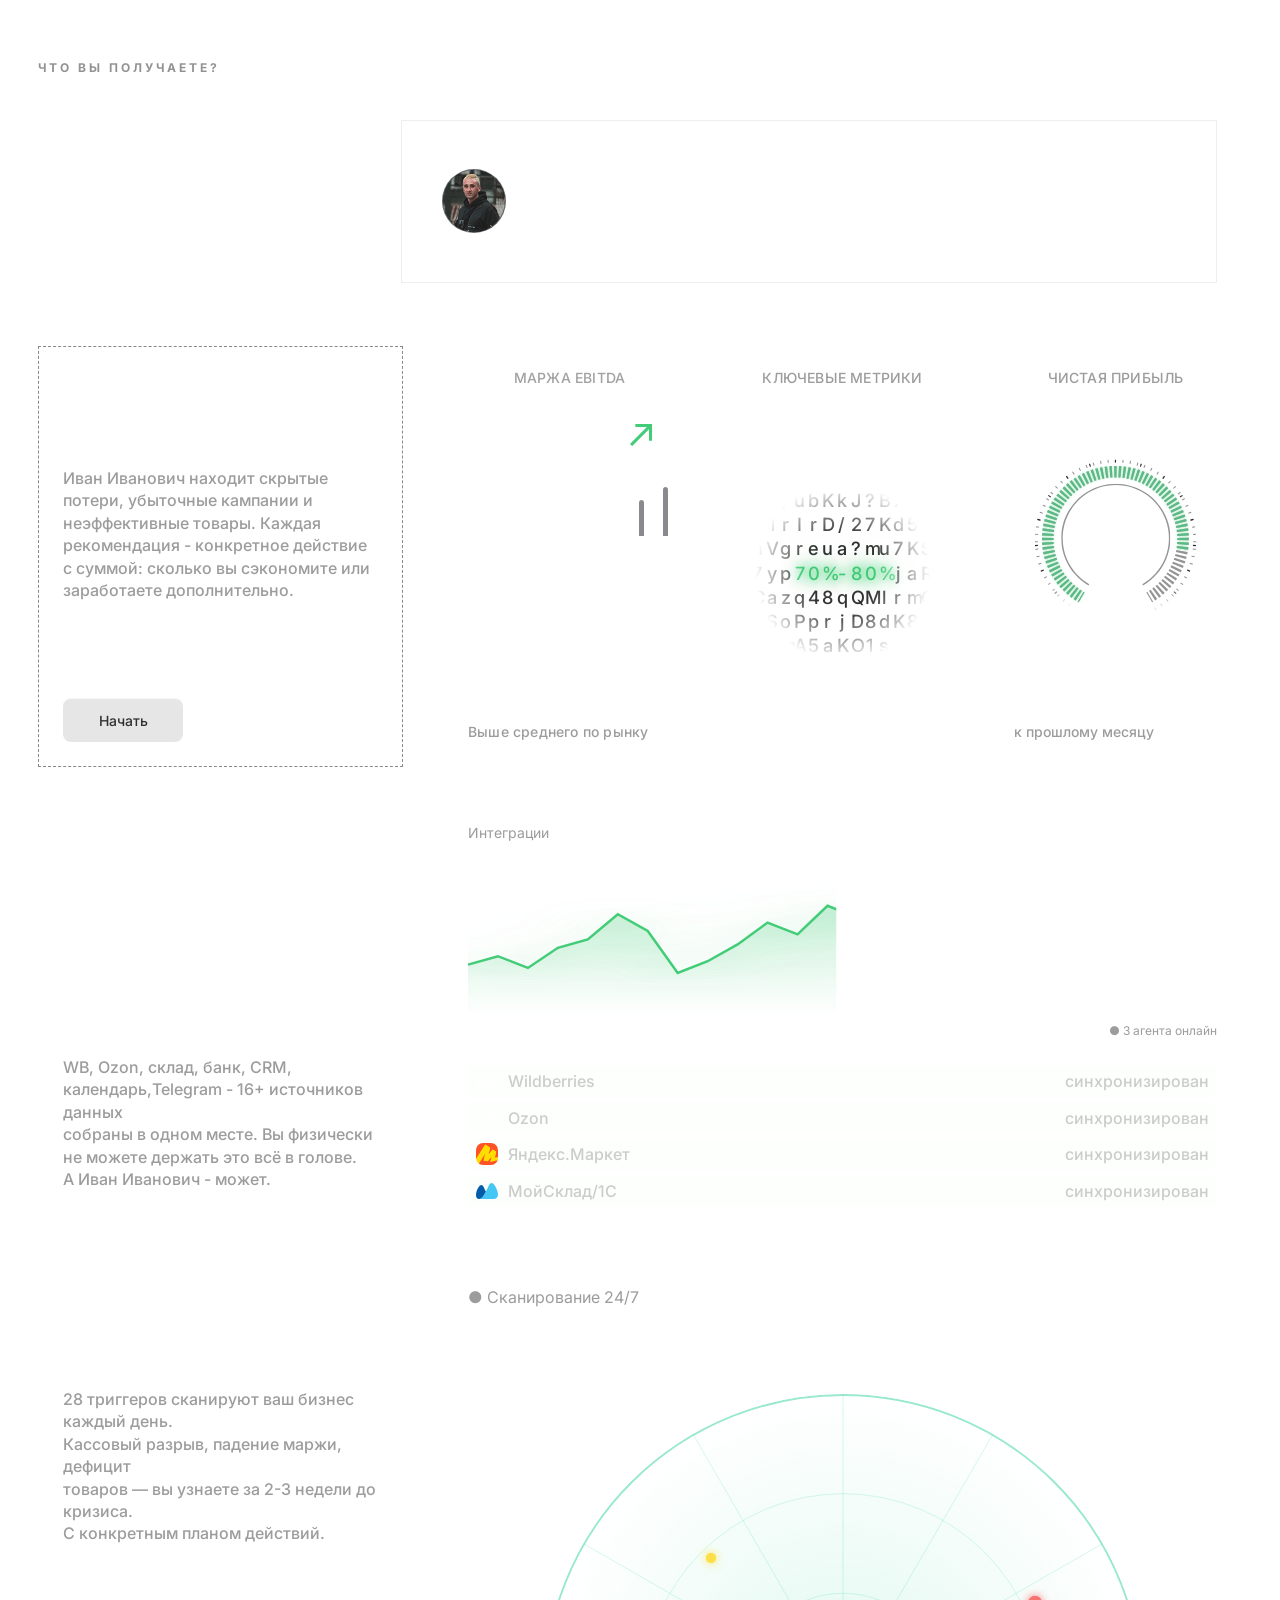
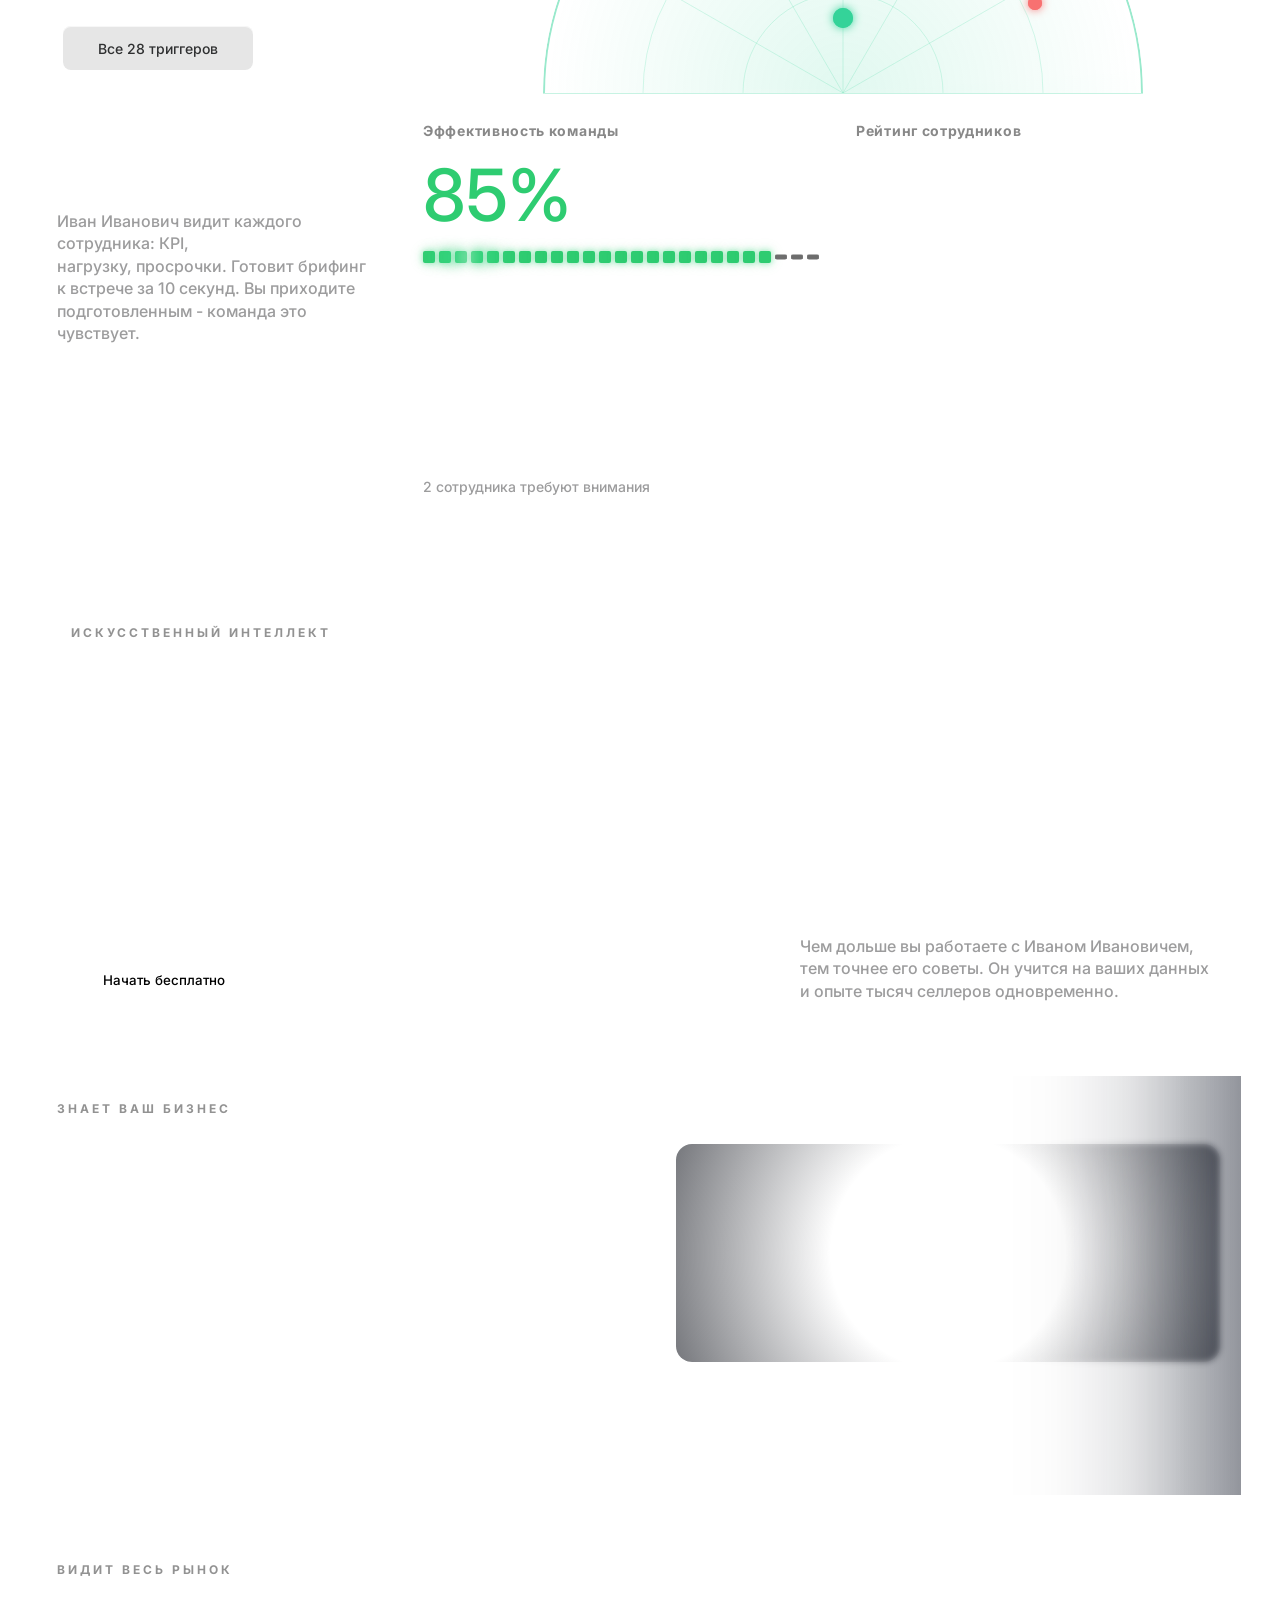
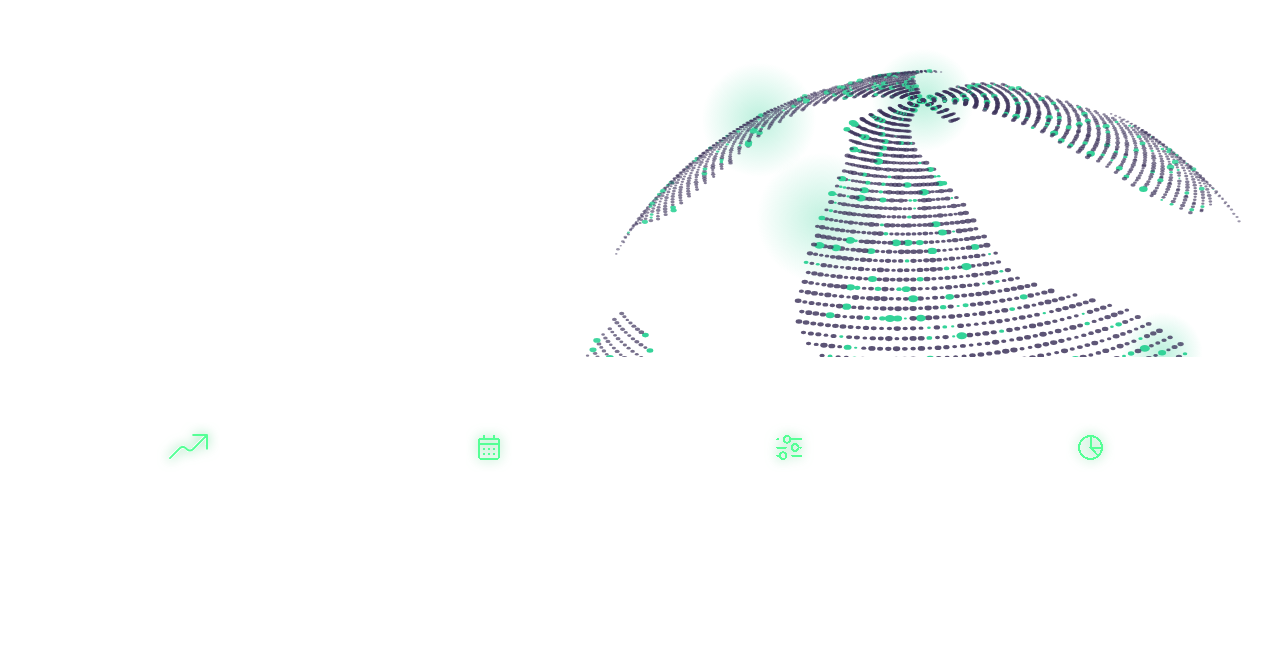
<file: block-bottom.html>
<!doctype html>
<html lang="ru">
  <head>
    <meta charset="UTF-8" />
    <meta name="viewport" content="width=device-width, initial-scale=1.0" />
    <title>Блок 1 в 1</title>
    <link href="https://fonts.googleapis.com/css2?family=Inter:wght@400;500;600&display=swap" rel="stylesheet" />
    <link href="https://fonts.googleapis.com/css2?family=Sometype+Mono:wght@400;500;600&display=swap" rel="stylesheet" />
    <link href="https://fonts.googleapis.com/css2?family=Geist+Mono:wght@400;500;600&display=swap" rel="stylesheet" />
    <style>
      :root { --container-width: 1204px; --text-dark: #f5f5f5; --text-gray: #86868b; --green: #2ecc71; --border-color: #2a2a2f; }
      * { box-sizing: border-box; margin: 0; padding: 0; font-family: 'Inter', sans-serif; }
      body { background-color: transparent; color: var(--text-dark); -webkit-font-smoothing: antialiased; }
      .wrapper { width: 100%; max-width: 1920px; margin: 0 auto; overflow: hidden; }
      .container { width: var(--container-width); margin: 0 auto; position: relative; }
      .light-section { padding-top: 60px; background-color: transparent; }
      .subtitle-top { font-size: 12px; text-transform: uppercase; letter-spacing: 3px; color: #929292; margin-bottom: 20px; font-weight: 700; }
      .intro-top {
        width: 1204px;
        height: 211px;
        border: 0.5px solid rgba(255, 255, 255, 0.2);
        display: grid;
        grid-template-columns: 1fr 816px;
        gap: 24px;
        padding: 24px;
      }
      .intro-title {
        color: #fff;
        font-size: 24px;
        font-style: normal;
        font-weight: 400;
        line-height: 100%;
        letter-spacing: 0.2px;
      }
      .quote-box {
        width: 816px;
        min-height: 163px;
        border: 0.2px solid #d9d9d981;
        opacity: 0.9;
        background: transparent;
        box-shadow: 0 0 10.7px 0 rgba(255, 255, 255, 0.25);
        padding: 28px 40px;
        position: relative;
        display: flex;
        align-items: center;
      }
      .quote-mark {
        width: 24px;
        height: auto;
        opacity: 0.95;
        pointer-events: none;
        flex-shrink: 0;
      }
      .quote-mark--open {
        position: absolute;
        bottom: 18px;
        left: 22px;
        transform: rotate(180deg);
      }
      .quote-text-row {
        display: flex;
        align-items: flex-start;
        gap: 14px;
       
      }
      .quote-text-row .quote-mark--close {
        align-self: flex-start;
        margin-top: 2px;
      }
      .quote-content {
        display: flex;
        align-items: center;
        gap: 20px;
        width: 100%;
      }
      .quote-avatar {
        flex: 0 0 64px;
        width: 64px;
        height: 64px;
        border-radius: 50%;
        overflow: hidden;
        background: #1a1d22;
        border: 0.5px solid rgba(255, 255, 255, 0.25);
      }
      .quote-avatar img {
        width: 100%;
        height: 100%;
        object-fit: cover;
        display: block;
        transform: scale(2);
        transform-origin: center;
      }
      .quote-body {
        flex: 1 1 auto;
        display: flex;
        flex-direction: column;
        gap: 10px;
        min-width: 0;
      }
      .quote-text {
        color: #fff;
        font-size: 16px;
        font-style: normal;
        font-weight: 500;
        line-height: 22.4px;
        margin: 0;
      }
      .quote-author {
        align-self: flex-end;
        color: #fff;
        font-size: 16px;
        font-style: italic;
        font-weight: 200;
        line-height: 1.2;
        margin: 0;
      }
      .grid-row-1 {
        margin-top: 40px;
        display: grid;
        grid-template-columns: 365px 1fr;
        gap: 40px;
      }
      .left-main-card {
        height: 421px;
        border: 0.3px dashed #888;
        padding: 24px;
        display: flex;
        flex-direction: column;
      }
      .left-main-title {
        color: #fff;
        font-size: 24px;
        font-style: normal;
        font-weight: 400;
        line-height: 100%;
        letter-spacing: 0.2px;
        margin-bottom: 24px;
      }
      .left-main-text {
        color: #9c9c9d;
        font-size: 16px;
        font-style: normal;
        font-weight: 500;
        line-height: 22.4px;
      }
      .btn-light {
        margin-top: auto;
        width: 120px;
        height: 44px;
        padding: 0 32px;
        border: none;
        border-radius: 8px;
        background: #e6e6e6;
        color: #2f3031;
        font-size: 14px;
        font-weight: 500;
        cursor: pointer;
        box-shadow:
          inset 0 1px 0 rgba(255, 255, 255, 0.7),
          0 10px 26px rgba(255, 255, 255, 0.08);
        transition:
          transform 0.24s ease,
          box-shadow 0.24s ease,
          background-color 0.24s ease;
      }
      .btn-light:hover,
      .btn-light:focus-visible {
        transform: translateY(-2px);
        background: #f2f2f2;
        box-shadow:
          inset 0 1px 0 rgba(255, 255, 255, 0.84),
          0 14px 34px rgba(255, 255, 255, 0.14);
        outline: none;
      }
      .btn-light:active {
        transform: translateY(0);
        box-shadow:
          inset 0 1px 0 rgba(255, 255, 255, 0.65),
          0 8px 18px rgba(255, 255, 255, 0.09);
      }
      .cards-grid-3 {
        display: grid;
        grid-template-columns: repeat(3, minmax(0, 1fr));
        gap: 20px;
      }
      .stat-card {
        height: 421px;
        border: 0.5px solid rgba(255, 255, 255, 0.2);
        background: transparent;
        box-shadow: 0 0 7.9px 0 rgba(255, 255, 255, 0.25);
        padding: 24px;
        display: flex;
        flex-direction: column;
        overflow: hidden;
      }
      .card-title { color: #9c9c9d; font-size: 20px; font-weight: 500; margin-bottom: 24px; text-transform: uppercase; }
      .card-value { font-size: 72px; font-weight: 500; color: #fff; line-height: 1; }
      .anim-ebitda-card {
        margin-top: 0;
        display: flex;
        flex-direction: column;
        min-height: 100%;
      }
      .anim-ebitda-card__label {
        margin: 0 0 14px;
        color: #9c9c9d;
        text-align: center;
        font-size: 14px;
        font-weight: 500;
        line-height: 100%;
        letter-spacing: 0.2px;
        text-transform: uppercase;
        opacity: 0.95;
      }
      .anim-ebitda-card__head {
        display: flex;
        align-items: center;
        justify-content: center;
        gap: 8px;
      }
      .anim-ebitda-card__value {
        margin: 0;
        color: #fff;
        font-size: 72px;
        font-weight: 500;
        line-height: 1;
        letter-spacing: -4.2px;
      }
      .anim-ebitda-card__trend {
        display: inline-flex;
        width: 22.518px;
        height: 22.518px;
        align-items: center;
        justify-content: center;
      }
      .anim-ebitda-card__arrow {
        width: 100%;
        height: 100%;
        transform-origin: 50% 50%;
        animation: anim-ebitda-arrow-pulse 1.8s ease-in-out 1.1s infinite alternate;
      }
      .anim-ebitda-card__chart-wrap {
        margin-top: 16px;
        width: 197px;
        max-width: 100%;
        margin-left: auto;
        margin-right: auto;
      }
      .anim-ebitda-card__chart {
        width: 100%;
        height: auto;
        display: block;
      }
      .anim-ebitda-card__chart path {
        transform-box: fill-box;
        transform-origin: 50% 100%;
        transform: scaleY(0);
        animation: anim-ebitda-chart-rise 1.08s cubic-bezier(0.33, 1, 0.68, 1) forwards;
      }
      .anim-ebitda-card__chart path:nth-of-type(1) { animation-delay: 0.06s; }
      .anim-ebitda-card__chart path:nth-of-type(2) { animation-delay: 0.12s; }
      .anim-ebitda-card__chart path:nth-of-type(3) { animation-delay: 0.18s; }
      .anim-ebitda-card__chart path:nth-of-type(4) { animation-delay: 0.24s; }
      .anim-ebitda-card__chart path:nth-of-type(5) { animation-delay: 0.3s; }
      .anim-ebitda-card__chart path:nth-of-type(6) { animation-delay: 0.36s; }
      .anim-ebitda-card__chart path:nth-of-type(7) { animation-delay: 0.42s; }
      .anim-ebitda-card__chart path:nth-of-type(8) { animation-delay: 0.48s; }
      .anim-ebitda-card__chart path:nth-of-type(9) { animation-delay: 0.54s; }
      .anim-ebitda-card__chart path:nth-of-type(8),
      .anim-ebitda-card__chart path:nth-of-type(9) {
        animation:
          anim-ebitda-chart-rise 1.08s cubic-bezier(0.33, 1, 0.68, 1) forwards,
          anim-ebitda-chart-flicker 1s ease-in-out infinite;
        transform-origin: bottom;
      }
      .anim-ebitda-card__chart path:nth-of-type(8) {
        animation-delay: 0.48s, 1.56s;
        fill: #8a8a8e;
      }
      .anim-ebitda-card__chart path:nth-of-type(9) {
        animation-delay: 0.54s, 1.8s;
        fill: #8a8a8e;
      }
      @keyframes anim-ebitda-chart-flicker {
        0%, 100% {
          opacity: 1;
          filter: drop-shadow(0 0 3px rgba(200, 200, 200, 0.35)) drop-shadow(0 0 8px rgba(200, 200, 200, 0.18));
        }
        50% {
          opacity: 0.25;
          filter: drop-shadow(0 0 10px rgba(220, 220, 220, 0.55)) drop-shadow(0 0 22px rgba(200, 200, 200, 0.3));
        }
      }
      @keyframes anim-ebitda-chart-rise {
        from { transform: scaleY(0); }
        to { transform: scaleY(1); }
      }
      @keyframes anim-ebitda-arrow-pulse {
        from { transform: translateY(0); filter: drop-shadow(0 0 2px rgba(66, 204, 119, 0.25)); }
        to { transform: translateY(-1px); filter: drop-shadow(0 0 8px rgba(66, 204, 119, 0.55)); }
      }
      .anim-ebitda-card__foot {
        margin-top: auto;
        margin-left: -24px;
        margin-right: -24px;
        padding: 24px 24px 0;
        border-top: 1px solid rgba(255, 255, 255, 0.08);
      }
      .anim-ebitda-card__hint {
        margin: 0;
        color: rgba(255, 255, 255, 0.95);
        font-size: 24px;
        font-weight: 500;
        line-height: 1.2;
        letter-spacing: 0.2px;
      }
      .anim-ebitda-card__sub {
        margin: 10px 0 0;
        color: #9c9c9d;
        font-size: 14px;
        font-weight: 500;
        line-height: 1.35;
        letter-spacing: 0.2px;
      }
      .anim-metrics {
        margin-top: 0;
        min-height: 100%;
        display: flex;
        flex-direction: column;
      }
      .anim-metrics__title {
        margin: 0 0 18px;
        color: #9c9c9d;
        text-align: center;
        font-size: 14px;
        font-weight: 500;
        line-height: 100%;
        text-transform: uppercase;
        letter-spacing: 0.2px;
      }
      .anim-metrics__matrix-wrap {
        position: relative;
        overflow: hidden;
        margin-top: auto;
        margin-bottom: auto;
        padding: 8px 0;
      }
      .privacy-visual-host {
        position: relative;
        flex: 1 1 auto;
        min-height: 260px;
        margin-top: auto;
        margin-bottom: auto;
      }
      .PrivacyVisual_privacyVisual__cSfiZ {
        display: flex;
        justify-content: center;
        align-items: center;
        overflow: hidden;
        inline-size: 100%;
        block-size: 100%;
        container-type: size;
      }
      .PrivacyVisual_privacyGrid__Pnjg_ {
        display: flex;
        flex-direction: column;
        gap: 1cqmin;
        font-weight: 500;
        font-size: 9cqmin;
        font-family: "Sometype Mono", ui-monospace, SFMono-Regular, Menlo, Consolas, monospace;
        letter-spacing: 0.1em;
        -webkit-mask-image: radial-gradient(ellipse 60% 60% at center, #000 30%, transparent 70%);
        mask-image: radial-gradient(ellipse 60% 60% at center, #000 30%, transparent 70%);
      }
      .PrivacyVisual_privacyRow__E0cxl {
        display: flex;
        gap: 1cqmin;
        justify-content: center;
      }
      .PrivacyVisual_privacyRow__E0cxl span {
        inline-size: 1ch;
        color: #333;
        text-align: center;
        transition: color 0.2s ease, text-shadow 0.2s ease;
      }
      .PrivacyVisual_privacyRow__E0cxl .PrivacyVisual_highlight__SWmNr {
        color: #42cc77;
        text-shadow: 0 0 10px rgba(66, 204, 119, 0.4);
      }
      .PrivacyVisual_privateRow__pkaNy .PrivacyVisual_highlight__SWmNr {
        text-shadow:
          0 0 10px #42cc77,
          0 0 20px #42cc77,
          0 0 40px rgba(66, 204, 119, 0.6),
          0 0 60px rgba(66, 204, 119, 0.4);
      }
      .anim-metrics__matrix {
        margin: 0;
        text-align: left;
        font-family: ui-monospace, SFMono-Regular, Menlo, Monaco, Consolas, monospace;
        font-size: 24px;
        line-height: 1.55;
        letter-spacing: 0.04em;
        word-break: break-all;
        -webkit-mask-image: radial-gradient(ellipse 82% 88% at 50% 48%, #fff 0%, #fff 32%, rgba(255, 255, 255, 0.55) 68%, rgba(255, 255, 255, 0.08) 100%);
        mask-image: radial-gradient(ellipse 82% 88% at 50% 48%, #fff 0%, #fff 32%, rgba(255, 255, 255, 0.55) 68%, rgba(255, 255, 255, 0.08) 100%);
      }
      .anim-metrics__noise {
        color: #22252b;
        font-weight: 400;
        text-shadow: 0 0 0.5px rgba(0, 0, 0, 0.9);
        opacity: 0.55;
      }
      .anim-metrics__num {
        color: #39ff14;
        font-weight: 700;
        animation: anim-metrics-glow 4.5s ease-in-out infinite;
        text-shadow: 0 0 6px rgba(57, 255, 20, 0.65), 0 0 18px rgba(0, 255, 159, 0.45), 0 0 34px rgba(57, 255, 20, 0.22);
      }
      .anim-metrics__num--d1 { animation-delay: 0.35s; }
      .anim-metrics__num--d2 { animation-delay: 0.75s; }
      .anim-metrics__num--d3 { animation-delay: 1.15s; }
      .anim-metrics__num--d4 { animation-delay: 1.55s; }
      @keyframes anim-metrics-glow {
        0%, 100% {
          opacity: 0.18;
          color: #1fb814;
          text-shadow: 0 0 2px rgba(57, 255, 20, 0.12), 0 0 6px rgba(0, 255, 159, 0.08);
          filter: brightness(0.72);
        }
        50% {
          opacity: 1;
          color: #39ff14;
          text-shadow: 0 0 10px rgba(57, 255, 20, 1), 0 0 26px rgba(0, 255, 159, 0.65), 0 0 48px rgba(57, 255, 20, 0.4), 0 0 80px rgba(0, 255, 127, 0.2);
          filter: brightness(1.12);
        }
      }
      .anim-kpi-card {
        margin-top: 0;
        display: flex;
        flex-direction: column;
        min-height: 100%;
      }
      .anim-kpi-card__label {
        margin: 0 0 14px;
        color: #9c9c9d;
        text-align: center;
        font-size: 14px;
        font-weight: 500;
        line-height: 100%;
        text-transform: uppercase;
        letter-spacing: 0.2px;
      }
      .anim-kpi-card__gauge {
        position: relative;
        width: min(100%, 250px);
        max-width: 100%;
        max-height: 100%;
        aspect-ratio: 1;
        margin: 0 auto;
      }
      .anim-kpi-card__dial-wrap {
        position: absolute;
        inset: 0;
      }
      .anim-kpi-card__svg {
        display: block;
        width: 100%;
        height: auto;
        overflow: visible;
        animation: anim-kpi-svg-glow 2.4s ease-in-out 1.1s infinite alternate;
      }
      .anim-kpi-mask-progress-ring,
      .anim-kpi-ring--progress-fill {
        animation: anim-kpi-progress-sweep 1.75s cubic-bezier(0.12, 0.88, 0.18, 1) 0.1s forwards;
      }
      .anim-kpi-ring--progress {
        animation: anim-kpi-dashes-drift 1.75s cubic-bezier(0.12, 0.88, 0.18, 1) 0.1s forwards;
      }
      .anim-kpi-green-wobble {
        transform-origin: 100px 100px;
        transform-box: fill-box;
        animation: anim-kpi-wobble 6.8s ease-in-out 1.95s infinite alternate;
      }
      .anim-kpi-ring--track {
        animation: anim-kpi-track-draw 0.95s cubic-bezier(0.4, 0, 0.2, 1) forwards;
      }
      .anim-kpi-ring--outer {
        opacity: 0;
        animation: anim-kpi-outer-in 0.65s ease-out 0.08s forwards;
      }
      .anim-kpi-card__center-val {
        position: absolute;
        inset: 0;
        display: flex;
        align-items: center;
        justify-content: center;
        color: #fff;
        font-size: 44px;
        font-weight: 600;
        letter-spacing: -0.02em;
        line-height: 1;
        pointer-events: none;
        animation: anim-kpi-val-in 0.55s ease-out 0.28s both;
      }
      .anim-kpi-card__body {
        flex: 1 1 auto;
        min-height: 0;
        display: flex;
        align-items: center;
        justify-content: center;
        width: 100%;
        margin: 8px 0 0;
      }
      .anim-kpi-card__foot {
        flex-shrink: 0;
        margin-left: -24px;
        margin-right: -24px;
        padding: 24px 24px 0;
        border-top: 1px solid rgba(255, 255, 255, 0.08);
      }
      .anim-kpi-card__delta {
        margin: 0 0 10px;
        color: #fff;
        font-size: 24px;
        font-weight: 600;
        line-height: 1.1;
      }
      .anim-kpi-card__note {
        margin: 0;
        color: #9c9c9d;
        font-size: 14px;
        font-weight: 500;
        line-height: 1.35;
      }
      @keyframes anim-kpi-progress-sweep {
        from { stroke-dasharray: 0 100; }
        to { stroke-dasharray: 60 100; }
      }
      @keyframes anim-kpi-dashes-drift {
        from { stroke-dashoffset: 11; }
        to { stroke-dashoffset: 0; }
      }
      @keyframes anim-kpi-wobble {
        from { transform: rotate(-1.65deg); }
        to { transform: rotate(1.65deg); }
      }
      @keyframes anim-kpi-track-draw {
        to { stroke-dasharray: 75 100; }
      }
      @keyframes anim-kpi-outer-in {
        to { opacity: 1; }
      }
      @keyframes anim-kpi-svg-glow {
        from { filter: drop-shadow(0 0 6px rgba(52, 155, 92, 0.28)); }
        to { filter: drop-shadow(0 0 14px rgba(52, 155, 92, 0.55)) drop-shadow(0 0 22px rgba(52, 155, 92, 0.18)); }
      }
      @keyframes anim-kpi-val-in {
        from { opacity: 0; transform: scale(0.94); }
        to { opacity: 1; transform: scale(1); }
      }
      @property --gauge-progress {
        syntax: "<angle>";
        initial-value: 0deg;
        inherits: false;
      }
      .SyncVisual_syncVisual__pz6oN {
        display: flex;
        justify-content: center;
        align-items: center;
        overflow: visible;
        inline-size: 100%;
        block-size: 100%;
        container-type: size;
      }
      .SyncVisual_syncContainer__fmsnN {
        position: relative;
        inline-size: 72%;
      }
      .SyncVisual_syncMultipleOutline__FGYwv,
      .SyncVisual_syncOutline__fqnMF {
        position: absolute;
        inset-inline-start: 50%;
        inset-block-start: 50%;
        display: block;
        inline-size: 80%;
        block-size: auto;
        transform: translate(-50%, -50%);
      }
      .SyncVisual_syncMultipleOutline__FGYwv { opacity: 0.5; }
      .SyncVisual_syncInline__cPQ9A {
        inset-block-start: 50.4%;
        display: block;
        inline-size: 54%;
        block-size: auto;
      }
      .SyncVisual_syncInline__cPQ9A,
      .SyncVisual_syncStats__E6Bdb {
        position: absolute;
        inset-inline-start: 50%;
        transform: translate(-50%, -50%);
      }
      .SyncVisual_syncStats__E6Bdb {
        inset-block-start: 55%;
        display: flex;
        flex-direction: column;
        align-items: center;
      }
      .SyncVisual_syncNumber__e74IZ {
        color: #fff;
        font-size: 16cqmin;
      }
      .SyncVisual_syncLabel__H_WYT,
      .SyncVisual_syncNumber__e74IZ {
        font-weight: 500;
        font-family: "Sometype Mono", ui-monospace, SFMono-Regular, Menlo, Consolas, monospace;
        letter-spacing: -0.02em;
      }
      .SyncVisual_syncLabel__H_WYT {
        position: relative;
        inset-block-start: -1cqmin;
        color: #555;
        font-size: 6.5cqmin;
      }
      .SyncVisual_syncBase__ovy1Y {
        display: block;
        inline-size: 100%;
        block-size: auto;
      }
      .SyncVisual_syncFill__9Yfe1,
      .SyncVisual_syncGlow__Ut5nb {
        --gauge-progress: 0deg;
        position: absolute;
        inset: 0;
        -webkit-mask-image: conic-gradient(from 180deg at 50% 53%, #000 var(--gauge-progress), transparent var(--gauge-progress));
        mask-image: conic-gradient(from 180deg at 50% 53%, #000 var(--gauge-progress), transparent var(--gauge-progress));
      }
      .SyncVisual_syncGlow__Ut5nb {
        opacity: 1;
        filter: blur(1px);
      }
      .SyncVisual_syncVisual__pz6oN.SyncVisual_inView__3jK1K .SyncVisual_syncFill__9Yfe1,
      .SyncVisual_syncVisual__pz6oN.SyncVisual_inView__3jK1K .SyncVisual_syncGlow__Ut5nb {
        animation: SyncVisual_fillUp__oAC7n 2.5s ease-out 1s forwards;
      }
      .SyncVisual_syncGreen__CAqW3 {
        display: block;
        inline-size: 100%;
        block-size: auto;
        filter: brightness(0) saturate(100%) invert(67%) sepia(52%) saturate(531%) hue-rotate(93deg) brightness(92%) contrast(87%);
      }
      @keyframes SyncVisual_fillUp__oAC7n {
        0% { --gauge-progress: 0deg; }
        to { --gauge-progress: 280deg; }
      }
      @media (prefers-reduced-motion: reduce) {
        .anim-ebitda-card__chart path { animation: none; transform: scaleY(1); }
        .anim-ebitda-card__chart path:nth-of-type(8),
        .anim-ebitda-card__chart path:nth-of-type(9) { animation: none; opacity: 1; filter: none; }
        .anim-ebitda-card__arrow { animation: none; }
        .anim-metrics__num {
          animation: none;
          opacity: 0.95;
          color: #39ff14;
          text-shadow: 0 0 10px rgba(57, 255, 20, 0.55), 0 0 24px rgba(0, 255, 159, 0.3);
          filter: none;
        }
        .anim-kpi-card__svg { animation: none; filter: drop-shadow(0 0 10px rgba(52, 155, 92, 0.35)); }
        .anim-kpi-mask-progress-ring,
        .anim-kpi-ring--progress-fill { animation: none; stroke-dasharray: 60 100; }
        .anim-kpi-ring--progress { animation: none; stroke-dashoffset: 0; }
        .anim-kpi-green-wobble { animation: none; transform: none; }
        .anim-kpi-ring--track { animation: none; stroke-dasharray: 75 100; }
        .anim-kpi-ring--outer { animation: none; opacity: 1; }
        .anim-kpi-card__center-val { animation: none; }
        .SyncVisual_syncVisual__pz6oN.SyncVisual_inView__3jK1K .SyncVisual_syncFill__9Yfe1,
        .SyncVisual_syncVisual__pz6oN.SyncVisual_inView__3jK1K .SyncVisual_syncGlow__Ut5nb {
          animation: none;
          --gauge-progress: 280deg;
        }
      }
      .grid-row-2 { display: grid; grid-template-columns: 365px 1fr; gap: 40px; margin-top: 40px; margin-bottom: 20px; }
      /* Вертикальный пунктир — под рядами/карточками (псевдо z-index ниже детей) */
      .side-dash-column {
        position: relative;
        isolation: isolate;
        box-sizing: border-box;
      }
      .side-dash-column > * {
        position: relative;
        z-index: 1;
      }
      .side-dash-column::before,
      .side-dash-column::after {
        content: "";
        position: absolute;
        top: 0;
        bottom: 0;
        width: 0;
        pointer-events: none;
        z-index: 0;
      }
      .side-dash-column::before {
        left: 0;
        border-left: 0.2px dashed rgba(255, 255, 255, 0.25);
      }
      .side-dash-column::after {
        right: 0;
        border-right: 0.2px dashed rgba(255, 255, 255, 0.25);
      }
      .integration-box {
        height: 424px;
        border: 0.5px solid rgba(255, 255, 255, 0.2);
        background: transparent;
        box-shadow: 0 0 7.9px 0 rgba(255, 255, 255, 0.25);
        padding: 24px;
        display: flex;
        flex-direction: column;
      }
      .integration-box h2 { color: #fff; font-size: 72.4px; font-style: normal; font-weight: 500; line-height: 76px; letter-spacing: -2.16px; margin-bottom: 0; }
      .integration-box .sub {
        font-size: 12.2px;
        font-style: normal;
        font-weight: 600;
        line-height: 20px;
        background: linear-gradient(160deg, #fff 0%, #fff 100%);
        background-clip: text;
        -webkit-background-clip: text;
        -webkit-text-fill-color: transparent;
        margin-bottom: 40px;
      }
      .integration-box h3 { color: #fff; font-family: Inter, sans-serif; font-size: 24px; font-style: normal; font-weight: 400; line-height: 100%; letter-spacing: 0.2px; margin-bottom: 16px; }
      .integration-box p { color: #9c9c9d; font-family: Inter, sans-serif; font-size: 16px; font-style: normal; font-weight: 500; line-height: 22.4px; }
      .dark-chart-box {
        height: 424px;
        border: 0.5px solid rgba(255, 255, 255, 0.2);
        background: transparent;
        box-shadow: 0 0 7.9px 0 rgba(255, 255, 255, 0.25);
        padding: 16px 24px 24px;
        color: #fff;
        display: flex;
        flex-direction: column;
      }
      .anim-split__demo { width: 100%; }
      .anim-split__stage.anim-split__stage--dark.anim-combo-stage {
        padding: 0;
        min-height: 0;
        min-width: 0;
        max-width: 100%;
        background: transparent !important;
        border: none !important;
      }
      .anim-combo-chart {
        width: 100%;
        max-width: 100%;
        margin: 0;
        padding: 0;
        box-sizing: border-box;
        background: transparent;
        border-radius: 0;
        border: none;
      }
      .anim-combo-chart__inner {
        position: relative;
        width: 100%;
        max-width: 100%;
        height: clamp(120px, 28vw, 168px);
        min-height: 120px;
      }
      .dot-chart-wrapper {
        position: relative;
        inline-size: 100%;
        block-size: clamp(120px, 28vw, 168px);
        min-block-size: 120px;
      }
      .dot-chart {
        display: flex;
        gap: 8px;
        align-items: flex-end;
        overflow: hidden;
        block-size: 100%;
        padding-inline-end: 8px;
      }
      .dot-col {
        display: flex;
        flex: 1 1 0;
        flex-direction: column;
        gap: 8px;
        align-items: center;
      }
      .dot-col span {
        inline-size: 8px;
        block-size: 8px;
        border-radius: 50%;
        background: #fff;
      }
      .dot-chart .dot-col {
        animation: dot-col-slide 0.45s ease-out both;
      }
      @keyframes dot-col-slide {
        from { opacity: 0; transform: translateX(-6px); }
        to { opacity: 1; transform: translateX(0); }
      }
      .line-chart {
        position: absolute;
        inset-inline-start: 0;
        inset-block-start: 0;
        inline-size: 100%;
        block-size: 100%;
        pointer-events: none;
      }
      .line-chart-path {
        filter: drop-shadow(0 0 5px rgba(66, 204, 119, 0.55)) drop-shadow(0 0 12px rgba(66, 204, 119, 0.22));
      }
      .anim-combo-chart__svg {
        position: absolute;
        inset: 0;
        z-index: 1;
        width: 100%;
        height: 100%;
        overflow: visible;
      }
      .anim-combo-chart__area { clip-path: inset(0 100% 0 0); animation: anim-combo-area-reveal 1.85s cubic-bezier(0.22, 0.82, 0.28, 1) 0.15s forwards; }
      @keyframes anim-combo-area-reveal { to { clip-path: inset(0 0 0 0); } }
      .anim-combo-chart__line {
        stroke-dasharray: 1;
        stroke-dashoffset: 1;
        filter: drop-shadow(0 0 5px rgba(52, 211, 153, 0.55)) drop-shadow(0 0 12px rgba(52, 211, 153, 0.22));
        animation: anim-combo-line-draw 2.05s cubic-bezier(0.18, 0.82, 0.32, 1) forwards, anim-combo-line-glow 5.2s ease-in-out 2.35s infinite alternate;
      }
      @keyframes anim-combo-line-draw { to { stroke-dashoffset: 0; } }
      @keyframes anim-combo-line-glow {
        from { filter: drop-shadow(0 0 4px rgba(52, 211, 153, 0.35)) drop-shadow(0 0 10px rgba(52, 211, 153, 0.12)); }
        to { filter: drop-shadow(0 0 11px rgba(52, 211, 153, 0.75)) drop-shadow(0 0 22px rgba(52, 211, 153, 0.28)); }
      }
      .anim-combo-chart__dots { position: absolute; inset: 0; z-index: 2; display: flex; justify-content: space-between; align-items: flex-end; pointer-events: none; }
      .anim-combo-dot-column {
        display: flex;
        flex-direction: column-reverse;
        gap: 6px;
      }
      .anim-combo-dot {
        width: 7px;
        height: 7px;
        border-radius: 50%;
        background: #ffffff;
        box-shadow: 0 0 5px rgba(255, 255, 255, 0.4);
        opacity: 0;
        transform: scale(0.35);
        animation: anim-combo-dot-in .38s cubic-bezier(.34,1.35,.64,1) calc(var(--c) * 28ms + var(--r) * 18ms) forwards,
          anim-combo-dot-wave 3.4s ease-in-out calc(1.85s + (var(--c) + var(--r)) * 58ms) infinite;
      }
      @keyframes anim-combo-dot-in { to { opacity: 0.9; transform: scale(1); } }
      @keyframes anim-combo-dot-wave {
        0%,
        100% {
          opacity: 0.18;
          transform: scale(0.78);
          filter: brightness(0.5);
        }
        50% {
          opacity: 1;
          transform: scale(1.12);
          filter: brightness(1.55);
        }
      }
      .anim-combo-replay {
        appearance: none;
        cursor: pointer;
        font-size: 0.8125rem;
        font-weight: 600;
        padding: 0.5rem 1.05rem;
        border-radius: 8px;
        border: 1px solid rgba(45, 212, 191, 0.55);
        color: #101828;
        background: rgba(255, 255, 255, 0.92);
        box-shadow: 0 1px 2px rgba(15, 23, 42, 0.06);
        transition: background 0.2s ease, border-color 0.2s ease, color 0.2s ease;
      }
      .anim-combo-replay:hover:not(:disabled) { background: rgba(45, 212, 191, 0.14); border-color: rgba(45, 212, 191, 0.88); color: #0f7669; }
      .anim-combo-replay:disabled { cursor: not-allowed; opacity: 0.48; }
      .anim-combo-replay:focus-visible { outline: 2px solid rgba(45, 212, 191, 0.9); outline-offset: 2px; }
      .integrations-list {
        margin-top: auto;
        border-top: none;
        padding-top: 0;
        display: flex;
        flex-direction: column;
        gap: 6px;
      }
      .integration-item {
        display: flex;
        width: 749px;
        padding: 4px 8px;
        justify-content: space-between;
        align-items: center;
        border-radius: 6px;
        background: rgba(110, 254, 127, 0.02);
        font-size: 16px;
        font-weight: 500;
        line-height: 22.4px;
        color: #ccc;
        border-bottom: none;
      }
      .integration-item__name {
        display: inline-flex;
        align-items: center;
        gap: 10px;
      }
      .integration-item__logo {
        width: 22px;
        height: 22px;
        object-fit: contain;
        flex-shrink: 0;
        display: block;
      }
      @media (max-width: 520px) {
        .anim-combo-chart { padding: 8px 10px; }
        .anim-combo-dot-column { gap: 4px; }
        .anim-combo-dot { width: 5px; height: 5px; }
      }
      @media (prefers-reduced-motion: reduce) {
        .anim-combo-chart__area { animation: none; clip-path: inset(0 0 0 0); }
        .anim-combo-chart__line { animation: none; stroke-dashoffset: 0; filter: drop-shadow(0 0 8px rgba(52, 211, 153, 0.45)); }
        .anim-combo-dot { animation: none; opacity: 0.85; transform: scale(1); filter: none; }
      }
      .grid-row-3 { display: grid; grid-template-columns: 365px 1fr; gap: 40px; margin-top: 40px; align-items: stretch; }
      .radar-info {
        height: 424px;
        border: 0.5px solid rgba(255, 255, 255, 0.2);
        background: transparent;
        box-shadow: 0 0 7.9px 0 rgba(255, 255, 255, 0.25);
        padding: 24px;
        display: flex;
        flex-direction: column;
      }
      .radar-info__title {
        color: #fff;
        font-size: 24px;
        font-weight: 400;
        line-height: 100%;
        letter-spacing: 0.2px;
        margin-bottom: 20px;
      }
      .radar-info__text {
        color: #9c9c9d;
        font-size: 16px;
        font-weight: 500;
        line-height: 22.4px;
      }
      .radar-info__btn {
        margin-top: auto;
        width: 190px;
        height: 44px;
        padding: 0 32px;
        border: none;
        border-radius: 8px;
        background: #e6e6e6;
        color: #2f3031;
        font-size: 14px;
        font-weight: 500;
        cursor: pointer;
        box-shadow:
          inset 0 1px 0 rgba(255, 255, 255, 0.7),
          0 10px 26px rgba(255, 255, 255, 0.08);
        transition:
          transform 0.24s ease,
          box-shadow 0.24s ease,
          background-color 0.24s ease;
      }
      .radar-info__btn:hover,
      .radar-info__btn:focus-visible {
        transform: translateY(-2px);
        background: #f2f2f2;
        box-shadow:
          inset 0 1px 0 rgba(255, 255, 255, 0.84),
          0 14px 34px rgba(255, 255, 255, 0.14);
        outline: none;
      }
      .radar-info__btn:active {
        transform: translateY(0);
        box-shadow:
          inset 0 1px 0 rgba(255, 255, 255, 0.65),
          0 8px 18px rgba(255, 255, 255, 0.09);
      }
      .radar-stage {
        height: 424px;
        border: 0.5px solid rgba(255, 255, 255, 0.2);
        background: transparent;
        box-shadow: 0 0 7.9px 0 rgba(255, 255, 255, 0.25);
        padding: 0 24px 0px;
        display: flex;
        flex-direction: column;
      }
      .radar-stage__kicker {
        padding: 14px 0 8px;
        color: #9c9c9d;
        font-size: 16px;
        line-height: 22.4px;
      }
      /* ——— Радар-локатор (луч + точки) ——— */
      .anim-radar {
        position: relative;
        width: 100%;
        max-width: 600px;
        margin-inline: auto;
        margin-top: auto;
        aspect-ratio: 2 / 1;
        height: auto;
        min-height: 0;
        overflow: hidden;
        border-radius: 999px 999px 0 0;
        background: radial-gradient(circle at bottom center, rgba(52, 211, 153, 0.15) 0%, transparent 70%);
        border-bottom: 1px solid rgba(52, 211, 153, 0.3);
      }
      .anim-radar__grid {
        position: absolute;
        inset: 0;
        z-index: 1;
        width: 100%;
        height: 100%;
        display: block;
      }
      .anim-radar__grid-line {
        fill: none;
        stroke: rgba(52, 211, 153, 0.2);
        stroke-width: 1;
      }
      .anim-radar__grid-border {
        fill: none;
        stroke: rgba(52, 211, 153, 0.5);
        stroke-width: 2;
      }
      .anim-radar__sweep {
        position: absolute;
        left: 50%;
        top: 100%;
        z-index: 2;
        width: 100%;
        aspect-ratio: 1 / 1;
        height: auto;
        border-radius: 50%;
        background: conic-gradient(
          from 0deg,
          rgba(52, 211, 153, 0) 0%,
          rgba(52, 211, 153, 0) 70%,
          rgba(52, 211, 153, 0.1) 95%,
          rgba(52, 211, 153, 0.8) 100%
        );
        transform: translate(-50%, -50%);
        transform-origin: 50% 50%;
      }
      .anim-radar__point {
        position: absolute;
        width: var(--size);
        height: var(--size);
        background-color: var(--color);
        border-radius: 50%;
        transform: translate(-50%, 50%);
        z-index: 3;
        box-shadow: 0 0 10px var(--color);
        transition: box-shadow 1.5s ease;
      }
      .anim-radar__point::before {
        content: "";
        position: absolute;
        top: 50%;
        left: 50%;
        transform: translate(-50%, -50%);
        width: 100%;
        height: 100%;
        border-radius: 50%;
        background-color: var(--color);
        z-index: -1;
        animation: anim-radar-pulse 2s infinite ease-out;
        transition: opacity 1.5s ease;
      }
      @keyframes anim-radar-pulse {
        0% { width: 100%; height: 100%; opacity: 0.8; }
        100% { width: 400%; height: 400%; opacity: 0; }
      }
      .anim-radar__label {
        position: absolute;
        bottom: 100%;
        left: 50%;
        transform: translate(-50%, 15px);
        color: var(--color);
        font-size: 0.8125rem;
        font-weight: 500;
        white-space: nowrap;
        pointer-events: none;
        opacity: 0;
        transition: opacity 1.5s ease, transform 1.5s ease;
      }
      .anim-radar__point--scanned { box-shadow: 0 0 25px 8px var(--color); transition: box-shadow 0.1s ease; }
      .anim-radar__point--scanned .anim-radar__label {
        opacity: 1;
        transform: translate(-50%, -10px);
        transition: opacity 0.2s ease, transform 0.4s cubic-bezier(0.175, 0.885, 0.32, 1.275);
      }
      .anim-radar__point--scanned::before { opacity: 0; transition: opacity 0.1s ease; }
      .anim-radar--reduced .anim-radar__point::before { animation: none; opacity: 0; }
      .dark-section {
        
        color: #fff;
        padding-top: 40px;
        padding-bottom: 80px;
      }
      .grid-row-4 {
        height: 424px;
        display: grid;
        grid-template-columns: 1fr 1fr 403px;
        border: 0.5px solid rgba(255, 255, 255, 0.2);
        background: transparent;
        box-shadow: 0 0 7.9px 0 rgba(255, 255, 255, 0.25);
        margin-bottom: 40px;
      }
      .dark-col {
        padding: 24px 18px;
        border-right: 0.5px solid rgba(255, 255, 255, 0.2);
        display: flex;
        flex-direction: column;
      }
      .dark-col:last-child { border-right: none; }
      .dark-col__label {
        color: #888;
        font-size: 14px;
        font-style: normal;
        font-weight: 700;
        line-height: 21px;
        letter-spacing: 0.7px;
        margin-bottom: 18px;
      }
      .dark-col h3 {
        color: #fff;
        font-size: 24px;
        font-style: normal;
        font-weight: 400;
        line-height: 100%;
        letter-spacing: 0.2px;
        margin-bottom: 18px;
      }
      .dark-col p {
        color: #9c9c9d;
        font-size: 16px;
        font-style: normal;
        font-weight: 500;
        line-height: 22.4px;
      }
      .eff-value {
        font-size: 72px;
        color: #2ecc71;
        font-weight: 500;
        line-height: 1;
        margin-bottom: 16px;
      }
      .eff-strip {
        display: flex;
        gap: 4px;
        margin-bottom: 0;
        position: relative;
        padding: 4px 0;
        isolation: isolate;
      }
      .eff-strip::after {
        content: "";
        position: absolute;
        top: -2px;
        bottom: -2px;
        left: 0;
        width: 22%;
        background: linear-gradient(
          90deg,
          rgba(46, 204, 113, 0) 0%,
          rgba(46, 204, 113, 0.22) 38%,
          rgba(255, 255, 255, 0.38) 50%,
          rgba(46, 204, 113, 0.22) 62%,
          rgba(46, 204, 113, 0) 100%
        );
        filter: blur(5px);
        pointer-events: none;
        mix-blend-mode: screen;
        z-index: 1;
        animation: eff-strip-scan 4.8s cubic-bezier(0.55, 0, 0.45, 1) infinite;
      }
      @keyframes eff-strip-scan {
        0% { transform: translateX(-30%); opacity: 0; }
        12% { opacity: 1; }
        88% { opacity: 1; }
        100% { transform: translateX(460%); opacity: 0; }
      }
      .eff-bottom-wrap { margin-top: auto; }
      .eff-strip span {
        position: relative;
        width: 12px;
        height: 12px;
        border-radius: 2px;
        background: #2ecc71;
        box-shadow:
          0 0 6px rgba(46, 204, 113, 0.55),
          0 0 14px rgba(46, 204, 113, 0.22);
        animation: eff-strip-pulse 2.6s ease-in-out infinite;
        transform-origin: center;
        transition:
          background-color 420ms ease,
          box-shadow 420ms ease,
          transform 480ms cubic-bezier(0.34, 1.56, 0.64, 1),
          opacity 420ms ease;
      }
      .eff-strip span:nth-child(1) { animation-delay: -0.00s; }
      .eff-strip span:nth-child(2) { animation-delay: -0.10s; }
      .eff-strip span:nth-child(3) { animation-delay: -0.20s; }
      .eff-strip span:nth-child(4) { animation-delay: -0.30s; }
      .eff-strip span:nth-child(5) { animation-delay: -0.40s; }
      .eff-strip span:nth-child(6) { animation-delay: -0.50s; }
      .eff-strip span:nth-child(7) { animation-delay: -0.60s; }
      .eff-strip span:nth-child(8) { animation-delay: -0.70s; }
      .eff-strip span:nth-child(9) { animation-delay: -0.80s; }
      .eff-strip span:nth-child(10) { animation-delay: -0.90s; }
      .eff-strip span:nth-child(11) { animation-delay: -1.00s; }
      .eff-strip span:nth-child(12) { animation-delay: -1.10s; }
      .eff-strip span:nth-child(13) { animation-delay: -1.20s; }
      .eff-strip span:nth-child(14) { animation-delay: -1.30s; }
      .eff-strip span:nth-child(15) { animation-delay: -1.40s; }
      .eff-strip span:nth-child(16) { animation-delay: -1.50s; }
      .eff-strip span:nth-child(17) { animation-delay: -1.60s; }
      .eff-strip span:nth-child(18) { animation-delay: -1.70s; }
      .eff-strip span:nth-child(19) { animation-delay: -1.80s; }
      .eff-strip span:nth-child(20) { animation-delay: -1.90s; }
      .eff-strip span:nth-child(21) { animation-delay: -2.00s; }
      .eff-strip span:nth-child(22) { animation-delay: -2.10s; }
      .eff-strip span:nth-child(23) { animation-delay: -2.20s; }
      .eff-strip span:nth-child(24) { animation-delay: -2.30s; }
      .eff-strip span:nth-child(25) { animation-delay: -2.40s; }
      @keyframes eff-strip-pulse {
        0%, 100% {
          box-shadow:
            0 0 4px rgba(46, 204, 113, 0.35),
            0 0 10px rgba(46, 204, 113, 0.15);
          filter: brightness(0.9);
          transform: scaleY(0.86);
        }
        50% {
          box-shadow:
            0 0 12px rgba(46, 204, 113, 0.9),
            0 0 28px rgba(46, 204, 113, 0.52),
            0 0 48px rgba(46, 204, 113, 0.22);
          filter: brightness(1.22);
          transform: scaleY(1.08);
        }
      }
      .eff-strip span.is-off {
        background: #3d3d3d;
        box-shadow: inset 0 0 0 1px rgba(255, 255, 255, 0.05);
        animation: eff-strip-off-flicker 3.4s ease-in-out infinite;
        transform: scaleY(0.4);
        opacity: 0.75;
      }
      @keyframes eff-strip-off-flicker {
        0%, 100% { opacity: 0.55; }
        50% { opacity: 0.9; }
      }
      @media (prefers-reduced-motion: reduce) {
        .eff-strip::after { animation: none; opacity: 0; }
        .eff-strip span {
          animation: none;
          transform: none;
          filter: none;
          box-shadow: 0 0 6px rgba(46, 204, 113, 0.35);
        }
        .eff-strip span.is-off { animation: none; transform: none; opacity: 0.6; }
      }
      .eff-bottom-title {
        color: #fff;
        font-family: Inter, sans-serif;
        font-size: 24px;
        font-style: normal;
        font-weight: 400;
        line-height: 100%;
        letter-spacing: 0.2px;
        margin-bottom: 8px;
      }
      .eff-bottom-text {
        color: #9c9c9d;
        font-family: Inter, sans-serif;
        font-size: 14px;
        font-style: normal;
        font-weight: 500;
        line-height: 100%;
      }
      .employee-list {
        display: flex;
        flex-direction: column;
        gap: 8px;
        margin-top: auto;
      }
      .employee-item {
        height: 30px;
        border: 0.5px solid rgba(255, 255, 255, 0.45);
        padding: 4px 8px 4px 8px;
        display: flex;
        justify-content: space-between;
        align-items: center;
        color: #fff;
        font-family: Inter, sans-serif;
        font-size: 14px;
        font-style: normal;
        font-weight: 400;
        line-height: 24px;
        transition: opacity 600ms ease, border-color 600ms ease;
        animation: employee-breathe 5.2s ease-in-out infinite;
      }
      .employee-item:nth-child(1) { animation-delay: 0s; }
      .employee-item:nth-child(2) { animation-delay: 0.45s; }
      .employee-item:nth-child(3) { animation-delay: 0.9s; }
      .employee-item:nth-child(4) { animation-delay: 1.35s; }
      .employee-item:nth-child(5) { animation-delay: 1.8s; }
      .employee-item:nth-child(6) { animation-delay: 2.25s; }
      .employee-item.is-dim {
        opacity: 0.35;
        animation-name: employee-breathe-dim;
      }
      @keyframes employee-breathe {
        0%, 100% {
          opacity: 1;
          border-color: rgba(255, 255, 255, 0.45);
        }
        50% {
          opacity: 0.65;
          border-color: rgba(255, 255, 255, 0.22);
        }
      }
      @keyframes employee-breathe-dim {
        0%, 100% {
          opacity: 0.45;
          border-color: rgba(255, 255, 255, 0.28);
        }
        50% {
          opacity: 0.18;
          border-color: rgba(255, 255, 255, 0.12);
        }
      }
      .ai-banner {
        width: 1204px;
        height: 436px;
        border: 0.5px solid #ffffff4d;
        box-shadow: 0 0 17.1px 0 rgba(255, 255, 255, 0.12);
        padding: 24px 32px 32px;
        border-radius: 0;
        margin-bottom: 40px;
        display: flex;
        flex-direction: column;
      }
      .ai-banner-kicker {
        color: #929292;
        font-family: Inter, sans-serif;
        font-size: 12px;
        font-style: normal;
        font-weight: 700;
        line-height: 18px;
        letter-spacing: 3px;
        text-transform: uppercase;
        margin-bottom: 20px;
      }
      .ai-banner h1 {
        color: #fff;
        font-family: Inter, sans-serif;
        font-size: 56px;
        font-style: normal;
        font-weight: 400;
        line-height: 65.52px;
        letter-spacing: 0.2px;
        max-width: 740px;
      }
      .ai-banner-footer { margin-top: auto; display: flex; justify-content: space-between; align-items: flex-end; }
.btn-dark-primary {
        background: #fff;
        color: #000;
        padding: 0 32px;
        height: 44px;
        border: none;
        border-radius: 8px;
        font-weight: 500;
        cursor: pointer;
        box-shadow:
          inset 0 1px 0 rgba(255, 255, 255, 0.7),
          0 10px 26px rgba(255, 255, 255, 0.08);
        transition:
          transform 0.24s ease,
          box-shadow 0.24s ease,
          background-color 0.24s ease;
      }
      .btn-dark-primary:hover,
      .btn-dark-primary:focus-visible {
        transform: translateY(-2px);
        background: #f5f5f5;
        box-shadow:
          inset 0 1px 0 rgba(255, 255, 255, 0.84),
          0 14px 34px rgba(255, 255, 255, 0.18);
        outline: none;
      }
      .btn-dark-primary:active {
        transform: translateY(0);
        box-shadow:
          inset 0 1px 0 rgba(255, 255, 255, 0.65),
          0 8px 18px rgba(255, 255, 255, 0.09);
      }
      .ai-banner-text {
        color: #9c9c9d;
        font-family: Inter, sans-serif;
        font-size: 16px;
        font-style: normal;
        font-weight: 500;
        line-height: 22.4px;
        max-width: 430px;
        text-align: left;
      }
      .dark-row-2col { display: grid; grid-template-columns: 480px 1fr; gap: 0; margin-bottom: 40px; height: 421px; border: 0.5px solid rgba(255,255,255,.2); box-shadow: 0 0 7.9px 0 rgba(255,255,255,.25); }
      /* Ряд с глобусом: без общего solid — рамка только dashed на .anim-globe слева/справа */
      .dark-row-2col--globe {
        border: none;
        box-shadow: none;
      }
      .dark-row-2col--globe > .dark-box:first-child {
        border: 0.5px solid rgba(255, 255, 255, 0.2);
        border-right: none;
      }
      .dark-box { background: transparent; padding: 24px 18px; border-right: 0.5px solid rgba(255,255,255,.2); display: flex; flex-direction: column; justify-content: flex-start; }
      .dark-box-title { font-size: 12px; text-transform: uppercase; color: #929292; margin-bottom: 20px; font-weight: 700; letter-spacing: 3px; line-height: 18px; }
      .dark-box h2 {
        color: #fff;
        font-family: Inter, sans-serif;
        font-size: 24px;
        font-style: normal;
        font-weight: 400;
        line-height: 100%;
        letter-spacing: 0.2px;
        margin-bottom: 20px;
      }
      .dark-box p {
        color: #fff;
        font-family: Inter, sans-serif;
        font-size: 16px;
        font-style: normal;
        font-weight: 500;
        line-height: 22.4px;
        opacity: 0.6;
      }
      .dark-box--media { border-right: none; padding: 0; display: flex; align-items: stretch; justify-content: stretch; overflow: hidden; }
      .dark-box--voice { align-items: center; justify-content: center; position: relative; overflow: hidden; }
      .dark-box--voice::after {
        content: "";
        position: absolute;
        top: 0;
        right: 0;
        width: 38%;
        height: 100%;
        pointer-events: none;
        background: linear-gradient(
          90deg,
          rgba(8, 14, 30, 0) 0%,
          rgba(8, 14, 30, 0.06) 28%,
          rgba(8, 14, 30, 0.18) 58%,
          rgba(8, 14, 30, 0.34) 82%,
          rgba(8, 14, 30, 0.44) 100%
        );
        -webkit-mask-image: linear-gradient(
          90deg,
          rgba(0, 0, 0, 0) 0%,
          rgba(0, 0, 0, 0.18) 28%,
          rgba(0, 0, 0, 0.55) 55%,
          rgba(0, 0, 0, 0.85) 80%,
          #000 100%
        );
        mask-image: linear-gradient(
          90deg,
          rgba(0, 0, 0, 0) 0%,
          rgba(0, 0, 0, 0.18) 28%,
          rgba(0, 0, 0, 0.55) 55%,
          rgba(0, 0, 0, 0.85) 80%,
          #000 100%
        );
        -webkit-backdrop-filter: blur(3px);
        backdrop-filter: blur(3px);
        z-index: 3;
      }
      .dark-box--globe { align-items: flex-end; }
      .dark-box.dark-box--media.dark-box--globe {
        padding: 0;
      }
      /* Отступ снаружи контента голоса — не padding внутри рамки ряда */
      .anim-voice {
        align-self: stretch;
        width: auto;
        margin: 24px 20px;
        padding: 0;
        display: flex;
        align-items: center;
        justify-content: flex-end;
        overflow: hidden;
        box-sizing: border-box;
      }
      .anim-voice__card {
        width: 92%;
        max-width: none;
        border: 0.5px solid rgba(255,255,255,.25);
        border-radius: 18px;
        box-shadow: 0 0 15px rgba(255,255,255,.16);
        padding: 36px 40px;
        margin-right: -6%;
        animation: anim-voice-reveal 900ms cubic-bezier(0.22, 0.82, 0.28, 1) both;
      }
      .anim-voice__wave-wrap { position: relative; height: 220px; display: flex; align-items: center; justify-content: center; border: 0.5px solid rgba(255,255,255,.2); border-radius: 16px; }
      .anim-voice__wave { display: flex; align-items: center; gap: 4px; }
      .anim-voice__bar { width: 6px; border-radius: 999px; background: #fff; height: 8px; opacity: 0.85; }
      .anim-voice__fade { position: absolute; inset: 0; background: radial-gradient(circle at center, rgba(0,0,0,0) 40%, rgba(5,8,17,.55) 100%); pointer-events: none; border-radius: 16px; }
      .anim-voice__text { margin-top: 20px; text-align: center; color: #9c9c9d; font-size: 16px; line-height: 22.4px; font-weight: 500; }
      @keyframes anim-voice-reveal {
        from { opacity: 0; transform: translateX(80px); clip-path: inset(0 0 0 100%); }
        to { opacity: 1; transform: translateX(0); clip-path: inset(0 0 0 0); }
      }
      .anim-globe {
        position: relative;
        width: 100%;
        max-width: 100%;
        margin-inline: 0;
        height: 100%;
        min-height: 100%;
        border-radius: 0;
        overflow: hidden;
        background: transparent;
        border-top: none;
        border-bottom: none;
        border-left: 0.4px dashed rgba(255, 255, 255, 0.25);
        border-right:0.4px dashed rgba(255, 255, 255, 0.25);
      }
      .anim-globe__canvas { display: block; width: 100%; height: 100%; }
      .anim-globe__atmosphere { position: absolute; inset: 0; pointer-events: none; box-shadow: none; }
      .secicon-row {
        margin-top: 20px;
        display: grid;
        grid-template-columns: repeat(4, 1fr);
        border: 0.5px solid rgba(255, 255, 255, 0.2);
        box-shadow: 0 0 7.9px 0 rgba(255, 255, 255, 0.25);
      }
      .secicon-item {
        min-height: 164px;
        padding: 24px;
        border-right: 0.5px solid rgba(255, 255, 255, 0.2);
        display: flex;
        flex-direction: column;
        align-items: center;
        justify-content: center;
        text-align: center;
      }
      .secicon-item:last-child { border-right: none; }
      .secicon-item img {
        object-fit: contain;
        margin-bottom: 16px;
      }
      .secicon-title {
        color: #fff;
        text-align: center;
        font-family: Inter, sans-serif;
        font-size: 20px;
        font-style: normal;
        font-weight: 400;
        line-height: 100%;
        letter-spacing: 0.2px;
        margin-bottom: 8px;
      }
      .secicon-text {
        color: #fff;
        text-align: center;
        font-family: Inter, sans-serif;
        font-size: 14px;
        font-style: normal;
        font-weight: 500;
        line-height: 120%;
        opacity: 0.6;
      }
      .status-dot { display: inline-block; width: 8px; height: 8px; background: var(--green); border-radius: 50%; margin-right: 6px; }

      /* =========================================================
         MOBILE ADAPTATION (<=768px, designed for 375px)
         ========================================================= */
      @media (max-width: 768px) {
        body { overflow-x: hidden; background-color: #0c1018; }
        .wrapper {overflow: visible; max-width: 100%; }
        .container { width: 100%; }

        .light-section { padding-top: 0; }

        /* Keep mobile kicker above "Управляйте бизнесом..." */
        .intro-top { display: none; }
        .subtitle-top {
          display: block;
          margin: 0 0 16px;
          color: #929292;
          text-align: left;
          font-family: Inter, sans-serif;
          font-size: 12px;
          font-style: normal;
          font-weight: 700;
          line-height: 18px;
          letter-spacing: 3px;
          text-transform: uppercase;
        }

        /* All row-grids stack vertically */
        .grid-row-1,
        .grid-row-2,
        .grid-row-3,
        .grid-row-4,
        .dark-row-2col {
          display: block;
          grid-template-columns: none;
          height: auto;
          gap: 0;
          margin-top: 0;
          margin-bottom: 24px;
        }
        .grid-row-1{
          margin-bottom: 140px;     }

        /* ===== Left main card "Управляйте бизнесом..." ===== */
        .left-main-card {
          height: auto;
          padding: 16px;
          margin-bottom: 12px;
        }
        .left-main-title {
          color: #fff;
          font-family: Inter, sans-serif;
          font-size: 16px;
          font-weight: 400;
          line-height: 100%;
          letter-spacing: 0.2px;
          margin-bottom: 16px;
        }
        .left-main-title br { display: none; }
        .left-main-text {
          color: #9c9c9d;
          font-family: Inter, sans-serif;
          font-size: 12px;
          font-weight: 500;
          line-height: 110%;
          letter-spacing: normal;
          margin-bottom: 16px;
        }
        .btn-light {
          width: 100%;
          margin-top: 0;
        }

        /* ===== Stat cards grid (3 in a row, stretched) ===== */
        .cards-grid-3 {
          grid-template-columns: repeat(3, 1fr);
          gap: 4px;
          margin-bottom: 24px;
        }
        .stat-card {
          height: 188px;
          min-height: 188px;
          padding: 10px 8px;
          overflow: hidden;
        }
        .stat-card .anim-kpi-card {
          height: 100%;
        }

        /* Stat card — small label (МАРЖА EBITDA / КЛЮЧЕВЫЕ МЕТРИКИ / ЧИСТАЯ ПРИБЫЛЬ) */
        .anim-ebitda-card__label,
        .anim-metrics__title,
        .anim-kpi-card__label {
          color: #9c9c9d;
          text-align: center;
          font-family: Inter, sans-serif;
          font-size: 6.245px;
          font-weight: 500;
          line-height: 100%;
          letter-spacing: normal;
          margin: 0 0 26px;
        }

        .anim-ebitda-card__value {
          font-size: 18px;
          letter-spacing: -1px;
        }
        .anim-ebitda-card__trend { width: 12px; height: 12px; }
        .anim-ebitda-card__chart-wrap { margin-top: 6px; width: 100%; }

        .anim-ebitda-card__foot {
          margin-left: -8px;
          margin-right: -8px;
          padding: 6px 8px 0;
        }
        .anim-ebitda-card__hint {
          color: #fff;
          font-family: Inter, sans-serif;
          font-size: 10.705px;
          font-weight: 400;
          line-height: 100%;
          letter-spacing: 0.089px;
          margin: 4px 0 0 0;
        }
        .anim-ebitda-card__sub,
        .anim-kpi-card__note {
          color: #9c9c9d;
          font-family: Inter, sans-serif;
          font-size: 6.245px;
          font-weight: 500;
          line-height: 100%;
          letter-spacing: normal;
          margin: 4px 0 0;
        }

        .anim-kpi-card__delta {
          color: #fff;
          font-size: 10.705px;
          font-weight: 400;
          line-height: 100%;
          letter-spacing: 0.089px;
          margin: 0;
        }

        .anim-kpi-card__body {
          flex: 1 1 auto;
          min-height: 0;
          margin: 0;
        }
        .anim-kpi-card__foot {
          margin-left: -8px;
          margin-right: -8px;
          padding: 6px 8px 0;
        }

        /* Shrink complex visualizations to fit narrow mobile cards */
        .anim-metrics {
          padding: 0;
          display: flex;
          flex-direction: column;
          min-height: 100%;
        }
        .anim-metrics__matrix-wrap {
          margin: 4px 0 0;
          padding: 0;
          flex: 1 1 auto;
          min-height: 0;
        }
        .privacy-visual-host {
          min-height: 0;
          flex: 1 1 auto;
          margin: 0;
          width: 100%;
        }

        .anim-kpi-card__gauge {
          width: min(100%, 250px);
          max-width: 100%;
          max-height: 100%;
          margin: 0 auto;
        }
        .SyncVisual_syncNumber__e74IZ {
          font-size: 12cqmin;
        }
        .SyncVisual_syncVisual__pz6oN.SyncVisual_inView__3jK1K {
          margin-top: -26px;
        }
        .SyncVisual_syncStats__E6Bdb {
          margin-top: -26px;
        }
        .SyncVisual_syncInline__cPQ9A {
          margin-top: -25px;
          margin-left: -0.5px;
        }
        .PrivacyVisual_privacyVisual__cSfiZ {
          margin-top: -26px;
        }
        .anim-kpi-card__note {
          align-self: flex-start;
        }

        /* ===== Integration box "Знает о вашем бизнесе..." ===== */
        .integration-box {
          height: auto;
          padding: 16px;
          margin-bottom: 12px;
          border: 0.3px dashed #888;
          box-shadow: none;
        }
        .integration-item {
          width: 100%;
          padding: 4px 8px;
          color: #fff;
          font-family: Inter, sans-serif;
          font-size: 12px;
          font-weight: 400;
          line-height: 16px;
          display: flex;
          flex-direction: column;
          align-items: flex-start;
          gap: 2px;
        }
        .integration-item span:last-child {
          font-size: 12px;
          line-height: 16px;
        }
        .integration-item__logo {
          width: 18px;
          height: 18px;
        }
        .integration-box h2 {
          font-size: 40px;
          line-height: 1;
          letter-spacing: -1px;
          margin-bottom: 4px;
        }
        .integration-box .sub {
          font-size: 10px;
          line-height: 1.2;
          margin-bottom: 32px;
        }
        .integration-box h3 {
          font-family: Inter, sans-serif;
          font-size: 16px;
          font-weight: 400;
          line-height: 100%;
          letter-spacing: 0.2px;
          margin-bottom: 12px;
        }
        .integration-box h3 br { display: inline; }
        .integration-box p {
          font-family: Inter, sans-serif;
          font-size: 12px;
          font-weight: 500;
          line-height: 110%;
          color: #9c9c9d;
        }
        .integration-box p br { display: inline; }

        /* ===== Dark chart box (integrations graph) ===== */
        .dark-chart-box {
          height: auto;
          padding: 16px;
          margin-bottom: 64px;
          border: 1px solid rgb(113, 113, 113);
        }

        /* ===== Radar section ===== */
        .radar-info {
          padding: 16px 16px;
          height: auto;
          margin-bottom: 16px;
          border: none;
          box-shadow: none;
          background: transparent;
        }
        .radar-info__title {
          color: #fff;
          font-family: Inter, sans-serif;
          font-size: 16px;
          font-weight: 400;
          line-height: 100%;
          letter-spacing: 0.2px;
          margin-bottom: 12px;
        }
        .radar-info__title br { display: inline; }
        .radar-info__text {
          color: #9c9c9d;
          font-family: Inter, sans-serif;
          font-size: 12px;
          font-weight: 500;
          line-height: 110%;
          margin-bottom: 16px;
        }
        .radar-info__text br { display: inline; }
        .radar-info__btn {
          width: 100%;
        }
        .radar-stage {
          padding: 16px 16px 0px 16px;
          height: auto;
          border: 1px solid rgb(113, 113, 113);
        }
        .radar-stage__kicker {
          padding: 0;
          margin-bottom: 16px;
          font-size: 12px;
          line-height: 16px;
        }
        .anim-radar {
          width: 100%;
          height: auto;
          aspect-ratio: 2 / 1;
        }

        /* ===== Dark section ===== */
        .dark-section { padding: 24px 0; }

        .grid-row-4 {
          height: auto;
          margin-bottom: 40px;
          border: none;
          box-shadow: none;
        }
        .dark-row-2col {
          margin-bottom: 0;
        }
        .dark-row-2col--voice {
          margin-bottom: 40px;
        }
        .dark-col--employee-rating {
          display: none;
        }
        .dark-col {
          padding: 16px;
          border: 1px solid rgb(113, 113, 113);
        }
        .dark-col h3 {
          color: #fff;
          font-family: Inter, sans-serif;
          font-size: 16px;
          font-weight: 400;
          line-height: 100%;
          letter-spacing: 0.2px;
          margin-bottom: 12px;
        }
        .dark-col h3 br { display: none; }
        .dark-col p {
          color: #9c9c9d;
          font-family: Inter, sans-serif;
          font-size: 12px;
          font-weight: 500;
          line-height: 110%;
        }
        .dark-col p br { display: inline; }
        .dark-col__label {
          font-size: 10px;
          letter-spacing: 1.5px;
          margin-bottom: 12px;
        }
        .eff-value {
          color: #32965A;
          font-family: "Geist Mono", "Sometype Mono", ui-monospace, monospace;
          font-size: 97.7px;
          font-weight: 400;
          line-height: 100px;
          letter-spacing: -4px;
          margin-bottom: 16px;
        }
        /* Shrink eff-strip visually to match desktop look, fit 293x32 area */
        .eff-strip {
          width: 293px;
          max-width: 100%;
          height: 32px;
          gap: 3px;
          margin-bottom: 0;
          align-items: center;
          justify-content: flex-start;
          padding: 0;
        }
        .eff-strip span {
          width: 9px;
          height: 9px;
          flex: 0 0 9px;
          border-radius: 1.5px;
        }
        .eff-bottom-wrap { margin-top: 24px; }
        .eff-bottom-title {
          color: #fff;
          font-family: Inter, sans-serif;
          font-size: 16px;
          font-weight: 400;
          line-height: 100%;
          letter-spacing: 0.2px;
          margin-bottom: 16px;
        }
        .eff-bottom-text {
          color: #9c9c9d;
          font-family: Inter, sans-serif;
          font-size: 12px;
          font-weight: 500;
          line-height: 100%;
          letter-spacing: normal;
        }
        /* ===== AI banner ===== */
        .ai-banner {
          width: 100%;
          max-width: 100%;
          box-sizing: border-box;
          display: flex;
          flex-direction: column;
          height: auto;
          padding: 24px 16px;
          gap: 24px;
          align-items: stretch;
        }
        .ai-banner-kicker {
          font-size: 10px;
          letter-spacing: 1.5px;
        }
        .ai-banner h1 {
          font-size: 16px;
          line-height: 110%;
          letter-spacing: 0.2px;
        }
        .ai-banner h1 br { display: inline; }
        .ai-banner-footer {
          margin-top: auto;
          display: flex;
          flex-direction: column-reverse;
          gap: 16px;
          align-items: stretch;
          width: 100%;
        }
        .btn-dark-primary {
          width: 100%;
          max-width: 100%;
          box-sizing: border-box;
        }
        .ai-banner-text {
          font-size: 12px;
          line-height: 120%;
          color: #9c9c9d;
        }
        .ai-banner-text br { display: none; }

        /* ===== dark-row-2col (ЗНАЕТ ВАШ БИЗНЕС / ВИДИТ ВЕСЬ РЫНОК) ===== */
        .dark-row-2col {
          height: auto;
        }
        .anim-voice {
          align-self: stretch;
          width: auto;
          margin: 12px;
          padding: 0;
          box-sizing: border-box;
        }
        .anim-voice__card {
          width: 100%;
          height: 153px;
          border: none;
          box-shadow: none;
          border-radius: 0;
          padding: 12px;
          display: flex;
          flex-direction: column;
        }
        .anim-voice__wave-wrap {
          height: 70px;
          border: 0.5px solid rgba(255, 255, 255, 0.2);
          border-radius: 10px;
          flex-shrink: 0;
        }
        .anim-voice__wave {
          gap: 2px;
        }
        .anim-voice__bar {
          width: 3px;
        }
        .anim-voice__text {
          margin-top: 8px;
          color: #FFF;
          text-align: center;
          font-family: Inter, sans-serif;
          font-size: 10px;
          font-style: normal;
          font-weight: 500;
          line-height: 12px;
          letter-spacing: normal;
        }
        .anim-voice__text p {
          margin: 0;
          color: #FFF;
          font-family: Inter, sans-serif;
          font-size: 10px;
          font-weight: 500;
          line-height: 12px;
        }
        .dark-box {
          border-right: none;
          border-bottom: 0.5px solid rgba(255,255,255,.2);
          padding: 16px;
        }
        .dark-row-2col--globe {
          border: none;
          box-shadow: none;
        }
        .dark-row-2col--globe > .dark-box:first-child {
          border-right: 0.5px solid rgba(255, 255, 255, 0.2);
        }
        .dark-box.dark-box--media.dark-box--globe {
          padding: 0;
        }
        .dark-box.dark-box--media.dark-box--voice {
          padding: 0;
        }
        .dark-box:last-child { border-bottom: none; }
        .dark-box h2 {
          color: #fff;
          font-family: Inter, sans-serif;
          font-size: 16px;
          font-weight: 400;
          line-height: 100%;
          letter-spacing: 0.2px;
          margin-bottom: 12px;
        }
        .dark-box p {
          color: #9c9c9d;
          font-family: Inter, sans-serif;
          font-size: 12px;
          font-weight: 500;
          line-height: 110%;
        }
        .dark-box-title {
          font-size: 10px;
          letter-spacing: 1.5px;
          margin-bottom: 12px;
        }

        /* ===== secicon row → 2x2 ===== */
        .secicon-row {
          grid-template-columns: repeat(2, 1fr);
          margin-top: 0;
        }
        .secicon-item {
          min-height: 32px;
          padding: 8px 16px;
          border-right: 0.5px solid rgba(255,255,255,.2);
          border-bottom: 0.5px solid rgba(255,255,255,.2);
        }
        .secicon-item:nth-child(2n) { border-right: none; }
        .secicon-item:last-child { border-right: none; }
        .secicon-item:nth-last-child(-n+2) { border-bottom: none; }
        .secicon-title {
          font-family: Inter, sans-serif;
          font-size: 10px;
          font-weight: 400;
          line-height: 100%;
          letter-spacing: 0.2px;
          margin-bottom: 10px;
        }
        .secicon-text {
          font-family: Inter, sans-serif;
          font-size: 7px;
          font-weight: 500;
          line-height: 120%;
        }
        .secicon-text br { display: inline; }
        .secicon-item img {
          width: 32px; 
          height: 32px;
          margin-bottom: 4px;
        }
      }
    </style>
  </head>
  <body>
    <div class="wrapper">
      <section class="light-section">
        <div class="container">
          <div class="subtitle-top">ЧТО ВЫ ПОЛУЧАЕТЕ?</div>
          <div class="intro-top">
            <h2 class="intro-title">Ваш бизнес становится<br />эффективнее каждый<br />день</h2>
            <div class="quote-box">
              <svg class="quote-mark quote-mark--open" xmlns="http://www.w3.org/2000/svg" width="24" height="20" viewBox="0 0 17 14" fill="none" aria-hidden="true">
                <path d="M15.84 0L13.536 7.488H16.32V13.824H9.984V8.208L13.056 0H15.84ZM5.856 0L3.552 7.488H6.336V13.824H0V8.208L3.072 0H5.856Z" fill="white"/>
              </svg>
              <div class="quote-content">
                <div class="quote-avatar">
                  <img src="img/ava.png" alt="Алекс" loading="lazy" decoding="async" />
                </div>
                <div class="quote-body">
                  <div class="quote-text-row">
                    <p class="quote-text">Через месяц вы увидите: где теряли деньги,<br />кто в команде тормозит рост, какие товары<br />сжигают бюджет. И главное - что с этим делать</p>
                    <svg class="quote-mark quote-mark--close" xmlns="http://www.w3.org/2000/svg" width="24" height="20" viewBox="0 0 17 14" fill="none" aria-hidden="true">
                      <path d="M15.84 0L13.536 7.488H16.32V13.824H9.984V8.208L13.056 0H15.84ZM5.856 0L3.552 7.488H6.336V13.824H0V8.208L3.072 0H5.856Z" fill="white"/>
                    </svg>
                  </div>
                  <p class="quote-author">- Алекс, основатель</p>
                </div>
              </div>
            </div>
          </div>

          <div class="grid-row-1">
            <div class="left-main-card">
              <h3 class="left-main-title">Управляйте бизнесом<br />как настоящий<br />эксперт</h3>
              <p class="left-main-text">Иван Иванович находит скрытые потери, убыточные кампании и неэффективные товары. Каждая рекомендация - конкретное действие с суммой: сколько вы сэкономите или заработаете дополнительно.</p>
              <button class="btn-light">Начать</button>
            </div>
            <div class="cards-grid-3">
              <div class="stat-card">
                <article class="anim-ebitda-card">
                  <p class="anim-ebitda-card__label">МАРЖА EBITDA</p>
                  <div class="anim-ebitda-card__head">
                    <span class="anim-ebitda-card__value">20%</span>
                    <span class="anim-ebitda-card__trend" aria-hidden="true">
                      <svg xmlns="http://www.w3.org/2000/svg" width="23" height="23" viewBox="0 0 23 23" fill="none" class="anim-ebitda-card__arrow">
                        <path d="M22.5184 0V17.003H19.3986V5.32576L2.20615 22.5183L0 20.3121L17.1926 3.11965L5.51535 3.11964V0H22.5184Z" fill="#42CC77" />
                      </svg>
                    </span>
                  </div>
                  <div class="anim-ebitda-card__chart-wrap" role="presentation">
                    <svg xmlns="http://www.w3.org/2000/svg" class="anim-ebitda-card__chart" width="197" height="49" viewBox="0 0 197 49" fill="none" aria-hidden="true">
                      <path d="M0 48.5C0 47.1193 1.11929 46 2.5 46C3.88071 46 5 47.1193 5 48.5V49H0V48.5Z" fill="white" />
                      <path d="M24 44.5C24 43.1193 25.1193 42 26.5 42C27.8807 42 29 43.1193 29 44.5V49H24V44.5Z" fill="white" />
                      <path d="M48 42.5C48 41.1193 49.1193 40 50.5 40C51.8807 40 53 41.1193 53 42.5V49H48V42.5Z" fill="white" />
                      <path d="M72 34.5C72 33.1193 73.1193 32 74.5 32C75.8807 32 77 33.1193 77 34.5V49H72V34.5Z" fill="white" />
                      <path d="M96 36.5C96 35.1193 97.1193 34 98.5 34C99.8807 34 101 35.1193 101 36.5V49H96V36.5Z" fill="white" />
                      <path d="M120 38.5C120 37.1193 121.119 36 122.5 36C123.881 36 125 37.1193 125 38.5V49H120V38.5Z" fill="white" />
                      <path d="M144 34.5C144 33.1193 145.119 32 146.5 32C147.881 32 149 33.1193 149 34.5V49H144V34.5Z" fill="white" />
                      <path d="M168 15.5C168 14.1193 169.119 13 170.5 13C171.881 13 173 14.1193 173 15.5V49H168V15.5Z" fill="white" />
                      <path d="M192 2.5C192 1.11929 193.119 0 194.5 0C195.881 0 197 1.11929 197 2.5V49H192V2.5Z" fill="white" />
                    </svg>
                  </div>
                  <footer class="anim-ebitda-card__foot">
                    <p class="anim-ebitda-card__hint">Маржа растет!</p>
                    <p class="anim-ebitda-card__sub">Выше среднего по рынку</p>
                  </footer>
                </article>
              </div>
              <div class="stat-card">
                <div class="anim-metrics">
                  <p class="anim-metrics__title">КЛЮЧЕВЫЕ МЕТРИКИ</p>
                  <div class="privacy-visual-host">
                    <div class="PrivacyVisual_privacyVisual__cSfiZ">
                      <div class="PrivacyVisual_privacyGrid__Pnjg_">
                        <div class="PrivacyVisual_privacyRow__E0cxl"><span>u</span><span>Q</span><span>9</span><span>n</span><span>i</span><span>G</span><span>m</span><span>i</span><span>9</span><span>V</span><span>g</span><span>P</span><span>a</span><span>4</span><span>H</span></div>
                        <div class="PrivacyVisual_privacyRow__E0cxl"><span>+</span><span>e</span><span>e</span><span>P</span><span>V</span><span>F</span><span>Z</span><span>d</span><span>v</span><span>g</span><span>t</span><span>F</span><span>V</span><span>N</span><span>9</span></div>
                        <div class="PrivacyVisual_privacyRow__E0cxl"><span>1</span><span>Q</span><span>H</span><span>4</span><span>Z</span><span>w</span><span>5</span><span>M</span><span>7</span><span>e</span><span>U</span><span>6</span><span>0</span><span>&gt;</span><span>p</span></div>
                        <div class="PrivacyVisual_privacyRow__E0cxl"><span>z</span><span>X</span><span>x</span><span>a</span><span>a</span><span>C</span><span>h</span><span>p</span><span>/</span><span>b</span><span>w</span><span>D</span><span>T</span><span>J</span><span>0</span></div>
                        <div class="PrivacyVisual_privacyRow__E0cxl PrivacyVisual_privateRow__pkaNy"><span>C</span><span>7</span><span>y</span><span>p</span><span class="PrivacyVisual_highlight__SWmNr">7</span><span class="PrivacyVisual_highlight__SWmNr">0</span><span class="PrivacyVisual_highlight__SWmNr">%</span><span class="PrivacyVisual_highlight__SWmNr">-</span><span class="PrivacyVisual_highlight__SWmNr">8</span><span class="PrivacyVisual_highlight__SWmNr">0</span><span class="PrivacyVisual_highlight__SWmNr">%</span><span>j</span><span>a</span><span>R</span><span>I</span></div>
                        <div class="PrivacyVisual_privacyRow__E0cxl"><span>W</span><span>c</span><span>P</span><span>V</span><span>A</span><span>s</span><span>/</span><span>T</span><span>Q</span><span>c</span><span>o</span><span>N</span><span>?</span><span>m</span><span>a</span></div>
                        <div class="PrivacyVisual_privacyRow__E0cxl"><span>U</span><span>L</span><span>V</span><span>H</span><span>a</span><span>8</span><span>7</span><span>N</span><span>B</span><span>G</span><span>n</span><span>B</span><span>W</span><span>3</span><span>R</span></div>
                        <div class="PrivacyVisual_privacyRow__E0cxl"><span>h</span><span>o</span><span>a</span><span>R</span><span>O</span><span>n</span><span>s</span><span>c</span><span>x</span><span>h</span><span>U</span><span>7</span><span>r</span><span>P</span><span>&gt;</span></div>
                        <div class="PrivacyVisual_privacyRow__E0cxl"><span>Z</span><span>g</span><span>1</span><span>n</span><span>+</span><span>Z</span><span>d</span><span>N</span><span>w</span><span>H</span><span>Z</span><span>V</span><span>H</span><span>X</span><span>1</span></div>
                      </div>
                    </div>
                  </div>
                </div>
              </div>
              <div class="stat-card">
                <article class="anim-kpi-card">
                  <p class="anim-kpi-card__label">ЧИСТАЯ ПРИБЫЛЬ</p>
                  <div class="anim-kpi-card__body">
                    <div class="anim-kpi-card__gauge">
                    <div class="anim-kpi-card__dial-wrap" aria-hidden="true">
                      <div class="SyncVisual_syncVisual__pz6oN SyncVisual_inView__3jK1K">
                        <img src="img/sync/outline-sync-module.svg" alt="Outline Sync Module" class="SyncVisual_syncOutline__fqnMF" loading="lazy" decoding="async">
                        <img src="img/sync/multiple-outline-sync-module.svg" alt="Multiple Outline Sync Module" class="SyncVisual_syncMultipleOutline__FGYwv" loading="lazy" decoding="async">
                        <svg class="SyncVisual_syncInline__cPQ9A" width="112" height="105" viewBox="0 0 112 105" fill="none" xmlns="http://www.w3.org/2000/svg">
                          <path opacity="0.5" d="M55.7968 0C68.0797 1.46472e-07 80.02 4.05295 89.7646 11.5303C99.5091 19.0076 106.514 29.4913 109.693 41.3555C112.872 53.2197 112.047 65.8016 107.347 77.1494C102.646 88.4973 94.3325 97.9777 83.6953 104.119L82.9453 102.819C93.2964 96.8431 101.387 87.6188 105.961 76.5762C110.535 65.5334 111.338 53.2895 108.244 41.7441C105.151 30.199 98.334 19.997 88.8515 12.7207C79.3689 5.44439 67.7495 1.5 55.7968 1.5C43.8443 1.50005 32.2257 5.44444 22.7431 12.7207C13.2605 19.997 6.44411 30.1988 3.35055 41.7441C0.256993 53.2895 1.05871 65.5334 5.63278 76.5762C10.2068 87.6188 18.2973 96.8431 28.6484 102.819L27.8984 104.119C17.2611 97.9777 8.94748 88.4973 4.24704 77.1494C-0.453278 65.8016 -1.27767 53.2197 1.90134 41.3555C5.08041 29.4913 12.0855 19.0075 21.83 11.5303C31.5746 4.05303 43.5141 4.95097e-05 55.7968 0Z" fill="#2A2A2A"></path>
                        </svg>
                        <div class="SyncVisual_syncContainer__fmsnN">
                          <img src="img/sync/sync-module.svg" alt="Sync Module" class="SyncVisual_syncBase__ovy1Y" loading="lazy" decoding="async">
                          <div class="SyncVisual_syncGlow__Ut5nb">
                            <img src="img/sync/sync-module.svg" alt="Sync Module" class="SyncVisual_syncGreen__CAqW3" loading="lazy" decoding="async">
                          </div>
                          <div class="SyncVisual_syncFill__9Yfe1">
                            <img src="img/sync/sync-module.svg" alt="Sync Module" class="SyncVisual_syncGreen__CAqW3" loading="lazy" decoding="async">
                          </div>
                        </div>
                        <div class="SyncVisual_syncStats__E6Bdb">
                          <span class="SyncVisual_syncNumber__e74IZ">2&nbsp;311</span>
                          <span class="SyncVisual_syncLabel__H_WYT">&nbsp;</span> 
                        </div>
                      </div>
                    </div>
                  </div>
                  </div>
                  <footer class="anim-kpi-card__foot">
                    <p class="anim-kpi-card__delta">+18%</p>
                    <p class="anim-kpi-card__note">к прошлому месяцу</p>
                  </footer>
                </article>
              </div>
            </div>
          </div>
          <div class="side-dash-column">
          <div class="grid-row-2">
            <div class="integration-box">
              <h2>16+</h2>
              <div class="sub">Интеграций&nbsp; | Обновление каждые 6 часов</div>
              <h3>Знает о вашем бизнесе больше,<br />чем вы</h3>
              <p>WB, Ozon, склад, банк, CRM,<br />календарь,Telegram - 16+ источников данных<br />собраны в одном месте. Вы физически<br />не можете держать это всё в голове.<br />А Иван Иванович - может.</p>
            </div>
            <div class="dark-chart-box">
              <div style="font-size:14px;color:#9c9c9d;margin-bottom:6px;">Интеграции</div>
              <div class="anim-split__demo">
                <div class="anim-split__stage anim-split__stage--dark anim-combo-stage" aria-hidden="true">
                  <div class="dot-chart-wrapper">
                    <div class="dot-chart">
                      <div class="dot-col"><span></span><span></span></div>
                      <div class="dot-col"><span></span></div>
                      <div class="dot-col"><span></span><span></span><span></span></div>
                      <div class="dot-col"><span></span><span></span></div>
                      <div class="dot-col"><span></span><span></span><span></span><span></span></div>
                      <div class="dot-col"><span></span><span></span><span></span><span></span><span></span><span></span></div>
                      <div class="dot-col"><span></span><span></span><span></span></div>
                      <div class="dot-col"><span></span></div>
                      <div class="dot-col"><span></span><span></span></div>
                      <div class="dot-col"><span></span><span></span><span></span></div>
                      <div class="dot-col"><span></span><span></span><span></span><span></span><span></span></div>
                      <div class="dot-col"><span></span><span></span><span></span><span></span></div>
                      <div class="dot-col"><span></span><span></span><span></span><span></span><span></span><span></span></div>
                      <div class="dot-col"><span></span><span></span><span></span><span></span><span></span></div>
                      <div class="dot-col"><span></span><span></span><span></span><span></span></div>
                      <div class="dot-col"><span></span><span></span><span></span><span></span><span></span></div>
                      <div class="dot-col"><span></span><span></span><span></span></div>
                      <div class="dot-col"><span></span><span></span><span></span><span></span><span></span><span></span><span></span></div>
                      <div class="dot-col"><span></span><span></span><span></span><span></span></div>
                      <div class="dot-col"><span></span><span></span><span></span><span></span><span></span></div>
                      <div class="dot-col"><span></span><span></span></div>
                      <div class="dot-col"><span></span><span></span><span></span></div>
                      <div class="dot-col"><span></span><span></span></div>
                      <div class="dot-col"><span></span><span></span><span></span></div>
                      <div class="dot-col"><span></span><span></span></div>
                      <div class="dot-col"><span></span><span></span></div>
                      <div class="dot-col"><span></span><span></span></div>
                      <div class="dot-col"><span></span><span></span><span></span><span></span></div>
                      <div class="dot-col"><span></span><span></span><span></span><span></span><span></span><span></span></div>
                      <div class="dot-col"><span></span><span></span><span></span><span></span><span></span><span></span><span></span></div>
                      <div class="dot-col"><span></span><span></span><span></span><span></span><span></span><span></span></div>
                      <div class="dot-col"><span></span><span></span></div>
                    </div>
                    <svg class="line-chart" viewBox="0 0 100 100" preserveAspectRatio="none">
                      <defs>
                        <linearGradient id="dot-line-chart-grad" x1="0%" y1="0%" x2="0%" y2="100%">
                          <stop offset="0%" stop-color="#42CC77" stop-opacity="0.3"></stop>
                          <stop offset="100%" stop-color="#42CC77" stop-opacity="0"></stop>
                        </linearGradient>
                        <clipPath id="dot-line-chart-clip">
                          <rect class="clip-rect" x="0" y="0" width="0" height="100">
                            <animate attributeName="width" from="0" to="100" dur="2000ms" begin="indefinite" fill="freeze"></animate>
                          </rect>
                        </clipPath>
                      </defs>
                      <g clip-path="url(#dot-line-chart-clip)">
                        <path class="line-chart-area" d="M0,70 L4,65 L8,72 L12,60 L16,55 L20,40 L24,50 L28,75 L32,68 L36,58 L40,45 L44,52 L48,35 L52,42 L56,50 L60,38 L64,55 L68,30 L72,48 L76,40 L80,60 L84,52 L88,65 L92,55 L96,50 L100,45 L100,100 L0,100 Z" fill="url(#dot-line-chart-grad)"></path>
                        <path class="line-chart-path" d="M0,70 L4,65 L8,72 L12,60 L16,55 L20,40 L24,50 L28,75 L32,68 L36,58 L40,45 L44,52 L48,35 L52,42 L56,50 L60,38 L64,55 L68,30 L72,48 L76,40 L80,60 L84,52 L88,65 L92,55 L96,50 L100,45" fill="none" stroke="#42CC77" stroke-width="2.5" vector-effect="non-scaling-stroke"></path>
                      </g>
                    </svg>
                  </div>
                </div>
              </div>
              <div style="text-align:right;color:#9c9c9d;font-size:12px;line-height:16px;margin-top:8px;margin-bottom:8px;">● 3 агента онлайн</div>
              <div class="integrations-list">
                <div class="integration-item"><span class="integration-item__name"><img src="img/logo_on/wb-short-white.svg" alt="" class="integration-item__logo" loading="lazy" decoding="async" />Wildberries</span><span>синхронизирован</span></div>
                <div class="integration-item"><span class="integration-item__name"><img src="img/logo_on/ozon.svg" alt="" class="integration-item__logo" loading="lazy" decoding="async" />Ozon</span><span>синхронизирован</span></div>
                <div class="integration-item"><span class="integration-item__name"><img src="img/logo_on/ya_market.svg" alt="" class="integration-item__logo" loading="lazy" decoding="async" />Яндекс.Маркет</span><span>синхронизирован</span></div>
                <div class="integration-item"><span class="integration-item__name"><img src="img/logo_on/moy-sklad-icon-logo.svg" alt="" class="integration-item__logo" loading="lazy" decoding="async" />МойСклад/1С</span><span>синхронизирован</span></div>
              </div>
            </div>
          </div>
          <div class="grid-row-3">
            <div class="radar-info">
              <h3 class="radar-info__title">Проблемы найдены до того,<br />как стали убытками</h3>
              <p class="radar-info__text">28 триггеров сканируют ваш бизнес каждый день.<br />Кассовый разрыв, падение маржи, дефицит<br />товаров — вы узнаете за 2-3 недели до кризиса.<br />С конкретным планом действий.</p>
              <button class="radar-info__btn">Все 28 триггеров</button>
            </div>
            <div class="radar-stage">
              <div class="radar-stage__kicker">● Сканирование 24/7</div>
              <div class="anim-radar" data-anim-radar>
                <div class="anim-radar__sweep" aria-hidden="true"></div>
                <svg class="anim-radar__grid" viewBox="0 0 600 300" preserveAspectRatio="none" aria-hidden="true">
                  <circle cx="300" cy="300" r="100" class="anim-radar__grid-line" />
                  <circle cx="300" cy="300" r="200" class="anim-radar__grid-line" />
                  <circle cx="300" cy="300" r="299" class="anim-radar__grid-border" />
                  <line x1="300" y1="300" x2="40.2" y2="150" class="anim-radar__grid-line" />
                  <line x1="300" y1="300" x2="150" y2="40.2" class="anim-radar__grid-line" />
                  <line x1="300" y1="300" x2="300" y2="0" class="anim-radar__grid-line" />
                  <line x1="300" y1="300" x2="450" y2="40.2" class="anim-radar__grid-line" />
                  <line x1="300" y1="300" x2="559.8" y2="150" class="anim-radar__grid-line" />
                </svg>
                <div class="anim-radar__point" style="--color: #34d399; --size: 20px; left: 50%; bottom: 25%;"><span class="anim-radar__label">[норма]</span></div>
                <div class="anim-radar__point" style="--color: #fde047; --size: 10px; left: 28%; bottom: 45%;"><span class="anim-radar__label">[внимание]</span></div>
                <div class="anim-radar__point" style="--color: #f87171; --size: 14px; left: 82%; bottom: 30%;"><span class="anim-radar__label">[критично]</span></div>
              </div>
            </div>
          </div>
          <div class="grid-row-4">
            <div class="dark-col">
              <h3>Ваша команда<br />работает<br />эффективнее</h3>
              <p>Иван Иванович видит каждого сотрудника: КРI,<br />нагрузку, просрочки. Готовит брифинг<br />к встрече за 10 секунд. Вы приходите<br />подготовленным - команда это чувствует.</p>
            </div>
            <div class="dark-col">
              <div class="dark-col__label">Эффективность команды</div>
              <div class="eff-value">85%</div>
              <div class="eff-strip">
                <span></span><span></span><span></span><span></span><span></span><span></span><span></span><span></span><span></span><span></span><span></span><span></span><span></span><span></span><span></span><span></span><span></span><span></span><span></span><span></span><span></span><span></span><span class="is-off"></span><span class="is-off"></span><span class="is-off"></span>
              </div>
              <div class="eff-bottom-wrap">
                <div class="eff-bottom-title">Команда в форме!</div>
                <div class="eff-bottom-text">2 сотрудника требуют внимания</div>
              </div>
            </div>
            <div class="dark-col dark-col--employee-rating">
              <div class="dark-col__label">Рейтинг сотрудников</div>
              <div class="employee-list">
                <div class="employee-item"><span>1 Дмитрий С. В.</span><span>Логистика</span></div>
                <div class="employee-item"><span>2 Марина К. В.</span><span>Ozon</span></div>
                <div class="employee-item"><span>3 Елена П. В.</span><span>Контент</span></div>
                <div class="employee-item is-dim"><span>4 Олег Н. В.</span><span>Закупки</span></div>
                <div class="employee-item is-dim"><span>5 Антон Б. Б.</span><span>Маркетинг</span></div>
                <div class="employee-item is-dim"><span>6 Сергей Д. М.</span><span>WB</span></div>
              </div>
            </div>
          </div>
          </div>
        </div>
      </section>

      <section class="dark-section">
        <div class="container">
          <div class="ai-banner">
            <div>
              <div class="ai-banner-kicker">ИСКУССТВЕННЫЙ ИНТЕЛЛЕКТ</div>
              <h1>ИИ, который знает ваш<br />бизнес и весь рынок</h1>
            </div>
            <div class="ai-banner-footer">
              <button class="btn-dark-primary">Начать бесплатно</button>
              <div class="ai-banner-text">Чем дольше вы работаете с Иваном Ивановичем,<br />тем точнее его советы. Он учится на ваших данных<br />и опыте тысяч селлеров одновременно.</div>
            </div>
          </div>
          <div class="dark-row-2col dark-row-2col--voice">
            <div class="dark-box">
              <div class="dark-box-title">ЗНАЕТ ВАШ БИЗНЕС</div>
              <h2>Через месяц — точнее наёмного директора</h2>
            </div>
            <div class="dark-box dark-box--media dark-box--voice">
              <div class="anim-voice" data-anim-voice>
                <div class="anim-voice__card">
                  <div class="anim-voice__wave-wrap">
                    <div class="anim-voice__wave"></div>
                    <div class="anim-voice__fade" aria-hidden="true"></div>
                  </div>
                  <div class="anim-voice__text">
                    <p>Запоминает сезонность, маржу, стиль ваших решений. Каждую неделю рекомендации становятся персональнее.</p>
                  </div>
                </div>
              </div>
            </div>
          </div>

          <div class="dark-row-2col dark-row-2col--globe">
            <div class="dark-box">
              <div class="dark-box-title">ВИДИТ ВЕСЬ РЫНОК</div>
              <h2>Инсайты, которых нет ни у одного консультанта</h2>
              <p>Анонимные паттерны тысяч селлеров превращаются в конкретные рекомендации для вашего бизнеса.</p>
            </div>
            <div class="dark-box dark-box--media dark-box--globe">
              <div class="anim-globe" data-anim-globe>
                <canvas class="anim-globe__canvas" aria-hidden="true"></canvas>
                <div class="anim-globe__atmosphere" aria-hidden="true"></div>
              </div>
            </div>
          </div>

          <div class="secicon-row">
            <div class="secicon-item">
              <img src="img/secicon/Vector.svg" alt="" />
              <div class="secicon-title">Персональные пороги</div>
              <div class="secicon-text">Триггеры на вашу маржу,<br />ДРР и остаткиу</div>
            </div>
            <div class="secicon-item">
              <img src="img/secicon/Vector-3.svg" alt="" />
              <div class="secicon-title">Прогноз сезонности</div>
              <div class="secicon-text">Предвидит пики на основе<br />12 месяцев данных</div>
            </div>
            <div class="secicon-item">
              <img src="img/secicon/Vector-1.svg" alt="" />
              <div class="secicon-title">100% деперсонализация</div>
              <div class="secicon-text">Имена и артикулы отрезаются,<br />только матмодель</div>
            </div>
            <div class="secicon-item">
              <img src="img/secicon/Vector-2.svg" alt="" />
              <div class="secicon-title">Бенчмарки ниши</div>
              <div class="secicon-text">Маржа, ДРР, оборачиваемость<br />по вашей категории</div>
            </div>
          </div>
        </div>
      </section>
    </div>
    <script>
      (function () {
        document.addEventListener("DOMContentLoaded", () => {
          const reduced = window.matchMedia("(prefers-reduced-motion: reduce)").matches;
          document.querySelectorAll(".dot-chart-wrapper").forEach((wrap) => {
            const animateEl = wrap.querySelector("svg.line-chart animate");
            if (!animateEl) return;
            if (reduced) {
              const rect = wrap.querySelector(".clip-rect");
              if (rect) rect.setAttribute("width", "100");
              return;
            }
            let started = false;
            const io = new IntersectionObserver((entries) => {
              entries.forEach((entry) => {
                if (entry.isIntersecting && !started) {
                  started = true;
                  try { animateEl.beginElement(); } catch (err) { /* noop */ }
                  io.disconnect();
                }
              });
            }, { threshold: 0.5 });
            io.observe(wrap);
          });
        });
      })();
      (function () {
        const CHARSET = "ABCDEFGHIJKLMNOPQRSTUVWXYZabcdefghijklmnopqrstuvwxyz0123456789+/>?";
        const PRIVATE_WORD = "PRIVATE";
        const ROWS = 9;
        const COLS = 15;
        const PRIVATE_ROW_INDEX = 4;
        const PRIVATE_START = Math.floor((COLS - PRIVATE_WORD.length) / 2);
        const HIGHLIGHT_CLASS = "PrivacyVisual_highlight__SWmNr";
        const TICK_MS = 250;
        const HIGHLIGHT_CHANCE = 0.05;
        const randChar = () => CHARSET[Math.floor(Math.random() * CHARSET.length)];
        document.addEventListener("DOMContentLoaded", () => {
          const grids = document.querySelectorAll(".PrivacyVisual_privacyGrid__Pnjg_");
          if (!grids.length) return;
          const reduced = window.matchMedia("(prefers-reduced-motion: reduce)").matches;
          grids.forEach((grid) => {
            const rows = grid.querySelectorAll(".PrivacyVisual_privacyRow__E0cxl");
            if (reduced || !rows.length) return;
            const tick = () => {
              rows.forEach((row, rowIdx) => {
                if (rowIdx === PRIVATE_ROW_INDEX) return;
                const spans = row.querySelectorAll("span");
                spans.forEach((sp) => {
                  sp.textContent = randChar();
                  sp.classList.remove(HIGHLIGHT_CLASS);
                });
                if (Math.random() < HIGHLIGHT_CHANCE && spans.length) {
                  const pick = spans[Math.floor(Math.random() * spans.length)];
                  pick.classList.add(HIGHLIGHT_CLASS);
                }
              });
            };
            tick();
            const interval = setInterval(tick, TICK_MS);
            window.addEventListener("beforeunload", () => clearInterval(interval), { once: true });
          });
        });
      })();
      (function () {
        const TARGET_VALUE = 2311;
        const COUNT_DELAY_MS = 1000;
        const COUNT_DURATION_MS = 2500;
        const JITTER_RANGE = 50;
        const JITTER_LERP = 0.08;
        const JITTER_MIN_MS = 800;
        const JITTER_MAX_MS = 400;
        const GAUGE_BASE_DEG = 280;
        const GAUGE_RANGE_DEG = 5;
        const formatNumber = (n) => Math.round(n).toLocaleString("ru-RU").replace(/,/g, " ").replace(/\u00A0/g, " ");
        document.addEventListener("DOMContentLoaded", () => {
          const reduced = window.matchMedia("(prefers-reduced-motion: reduce)").matches;
          document.querySelectorAll(".SyncVisual_syncVisual__pz6oN").forEach((root) => {
            const glow = root.querySelector(".SyncVisual_syncGlow__Ut5nb");
            const fill = root.querySelector(".SyncVisual_syncFill__9Yfe1");
            const numberEl = root.querySelector(".SyncVisual_syncNumber__e74IZ");
            if (!glow || !fill || !numberEl) return;
            if (reduced) {
              numberEl.textContent = formatNumber(TARGET_VALUE);
              return;
            }
            let io = new IntersectionObserver((entries) => {
              entries.forEach((entry) => {
                if (!entry.isIntersecting) return;
                io.disconnect();
                runCountUp();
              });
            }, { threshold: 0.3 });
            io.observe(root);

            const setGauge = (deg) => {
              glow.style.setProperty("--gauge-progress", deg + "deg");
              fill.style.setProperty("--gauge-progress", deg + "deg");
            };

            function runCountUp() {
              numberEl.textContent = "0";
              let startTs = null;
              const step = (ts) => {
                if (startTs === null) startTs = ts;
                const elapsed = ts - startTs - COUNT_DELAY_MS;
                if (elapsed < 0) { requestAnimationFrame(step); return; }
                const p = Math.min(elapsed / COUNT_DURATION_MS, 1);
                const eased = 1 - Math.pow(1 - p, 3);
                const current = Math.floor(eased * TARGET_VALUE);
                numberEl.textContent = formatNumber(current);
                if (p < 1) {
                  requestAnimationFrame(step);
                } else {
                  glow.style.animation = "none";
                  fill.style.animation = "none";
                  runJitter();
                }
              };
              requestAnimationFrame(step);
            }

            function runJitter() {
              let current = TARGET_VALUE;
              let target = TARGET_VALUE;
              let lastSwitch = performance.now();
              let nextWindow = JITTER_MIN_MS + Math.random() * JITTER_MAX_MS;
              const loop = (now) => {
                if (now - lastSwitch > nextWindow) {
                  target = Math.round(TARGET_VALUE + (Math.random() - 0.5) * JITTER_RANGE * 2);
                  lastSwitch = now;
                  nextWindow = JITTER_MIN_MS + Math.random() * JITTER_MAX_MS;
                }
                current += JITTER_LERP * (target - current);
                numberEl.textContent = formatNumber(current);
                const deg = GAUGE_BASE_DEG + ((current - TARGET_VALUE) / JITTER_RANGE) * GAUGE_RANGE_DEG;
                setGauge(deg);
                requestAnimationFrame(loop);
              };
              requestAnimationFrame(loop);
            }
          });
        });
      })();
      (function () {
        const TICK_MS = 3000;
        const LAST_N = 3;
        document.addEventListener("DOMContentLoaded", () => {
          const reduced = window.matchMedia("(prefers-reduced-motion: reduce)").matches;
          document.querySelectorAll(".eff-strip").forEach((strip) => {
            const spans = strip.querySelectorAll("span");
            if (spans.length < LAST_N) return;
            const targets = Array.from(spans).slice(-LAST_N);
            if (reduced) return;
            const roll = () => {
              targets.forEach((sp) => {
                if (Math.random() < 0.5) {
                  sp.classList.add("is-off");
                } else {
                  sp.classList.remove("is-off");
                }
              });
            };
            setInterval(roll, TICK_MS);
          });
        });
      })();
      (function () {
        const TICK_MS = 700;
        const COLUMN_WIDTH = 16;
        const MIN_DOTS = 1;
        const MAX_DOTS = 7;
        const INITIAL_PATTERN = [2, 1, 3, 2, 4, 6, 3, 1, 2, 3, 5, 4, 6, 5, 4, 5, 3, 7, 4, 5, 2, 3, 2, 3, 2];
        const randomDots = () => Math.floor(Math.random() * MAX_DOTS) + MIN_DOTS;
        const buildColumn = (count) => {
          const col = document.createElement("div");
          col.className = "dot-col";
          for (let i = 0; i < count; i++) col.appendChild(document.createElement("span"));
          return col;
        };
        document.addEventListener("DOMContentLoaded", () => {
          const reduced = window.matchMedia("(prefers-reduced-motion: reduce)").matches;
          document.querySelectorAll(".dot-chart-wrapper .dot-chart").forEach((chart) => {
            if (reduced) return;
            const measureMax = () => Math.max(1, Math.floor(chart.offsetWidth / COLUMN_WIDTH));
            let maxCols = measureMax();
            chart.innerHTML = "";
            const seed = INITIAL_PATTERN.slice(0, maxCols);
            while (seed.length < maxCols) seed.push(randomDots());
            seed.forEach((n) => chart.appendChild(buildColumn(n)));

            if (typeof ResizeObserver !== "undefined") {
              const ro = new ResizeObserver(() => {
                const next = measureMax();
                if (next === maxCols) return;
                if (next > maxCols) {
                  for (let i = 0; i < next - maxCols; i++) chart.appendChild(buildColumn(randomDots()));
                } else {
                  for (let i = 0; i < maxCols - next; i++) {
                    if (chart.lastChild) chart.removeChild(chart.lastChild);
                  }
                }
                maxCols = next;
              });
              ro.observe(chart);
            }

            const tick = () => {
              const newCol = buildColumn(randomDots());
              chart.insertBefore(newCol, chart.firstChild);
              while (chart.children.length > maxCols) {
                chart.removeChild(chart.lastChild);
              }
            };
            setInterval(tick, TICK_MS);
          });
        });
      })();
      (function () {
        document.addEventListener("DOMContentLoaded", () => {
          document.querySelectorAll("[data-anim-radar]").forEach((root) => {
            const sweep = root.querySelector(".anim-radar__sweep");
            const points = root.querySelectorAll(".anim-radar__point");
            if (!sweep || !points.length) return;
            const reduced = window.matchMedia("(prefers-reduced-motion: reduce)").matches;
            if (reduced) {
              root.classList.add("anim-radar--reduced");
              sweep.style.transform = "translate(-50%, -50%) rotate(32deg)";
              return;
            }
            function calculateAngles() {
              const rect = root.getBoundingClientRect();
              const centerX = rect.left + rect.width / 2;
              const centerY = rect.bottom;
              points.forEach((point) => {
                const pRect = point.getBoundingClientRect();
                const px = pRect.left + pRect.width / 2;
                const py = pRect.top + pRect.height / 2;
                const angleRad = Math.atan2(py - centerY, px - centerX);
                let angleDeg = angleRad * (180 / Math.PI);
                let cssAngle = angleDeg + 90;
                if (cssAngle < 0) cssAngle += 360;
                point.dataset.angle = String(cssAngle);
              });
            }
            calculateAngles();
            window.addEventListener("resize", calculateAngles);
            let startTime = null;
            const scanDuration = 4000;
            const beamWidth = 60;
            function animateRadar(time) {
              if (!startTime) startTime = time;
              const elapsed = time - startTime;
              const progress = (elapsed % scanDuration) / scanDuration;
              const currentAngle = progress * 360;
              sweep.style.transform = `translate(-50%, -50%) rotate(${currentAngle}deg)`;
              points.forEach((point) => {
                const targetAngle = parseFloat(point.dataset.angle) || 0;
                let diff = currentAngle - targetAngle;
                if (diff < -180) diff += 360;
                if (diff > 180) diff -= 360;
                if (diff >= 0 && diff <= beamWidth) point.classList.add("anim-radar__point--scanned");
                else point.classList.remove("anim-radar__point--scanned");
              });
              requestAnimationFrame(animateRadar);
            }
            requestAnimationFrame(animateRadar);
          });
        });
      })();
      (function () {
        document.addEventListener("DOMContentLoaded", () => {
          document.querySelectorAll("[data-anim-voice]").forEach((root) => {
            const wave = root.querySelector(".anim-voice__wave");
            if (!wave) return;
            const BAR_COUNT = 45;
            const reduced = window.matchMedia("(prefers-reduced-motion: reduce)").matches;
            wave.replaceChildren();
            for (let i = 0; i < BAR_COUNT; i++) {
              const bar = document.createElement("div");
              bar.className = "anim-voice__bar";
              wave.appendChild(bar);
            }
            const bars = root.querySelectorAll(".anim-voice__bar");
            let time = 0;
            if (reduced) {
              bars.forEach((bar) => { bar.style.height = "8px"; });
              return;
            }
            function tick() {
              time += 0.03;
              bars.forEach((bar, index) => {
                const centerIndex = BAR_COUNT / 2;
                const distFromCenter = Math.abs(index - centerIndex);
                const activityFactor = Math.exp(-(distFromCenter * distFromCenter) / 40);
                const baseHeight = 6 + 18 * activityFactor;
                const wave1 = Math.sin(time + index * 0.4);
                const wave2 = Math.cos(time * 0.7 + index * 0.2);
                const animHeight = 12 * activityFactor * ((wave1 + wave2) / 2);
                bar.style.height = `${Math.max(6, baseHeight + animHeight)}px`;
              });
              requestAnimationFrame(tick);
            }
            tick();
          });
        });
      })();
      (function () {
        document.addEventListener("DOMContentLoaded", () => {
          document.querySelectorAll("[data-anim-globe]").forEach((root) => {
            const canvas = root.querySelector(".anim-globe__canvas");
            if (!canvas || !canvas.getContext) return;
            const ctx = canvas.getContext("2d");
            let bw; let bh; let cx; let cy; let radius;
            const dots = []; const hotspots = [];
            const DOT_DENSITY = 0.028;
            const reduced = window.matchMedia("(prefers-reduced-motion: reduce)").matches;
            function isLand(lat, lon) {
              const n = Math.sin(lat * 5.5) * Math.cos(lon * 4) + Math.sin(lat * 2.5 - lon * 3) * 0.8 + Math.cos(lon * 7) * 0.3;
              return n > 0.1;
            }
            function spawnHotspot(existingHotspot = null) {
              const greenDots = dots.filter((d) => d.isGreen && d.z > 0 && d.y < 0);
              if (!greenDots.length) return;
              const target = greenDots[Math.floor(Math.random() * greenDots.length)];
              const glowR = radius * (0.1 + Math.random() * 0.08);
              const newSpot = { targetX: target.x, targetY: target.y, targetZ: target.z, life: 0, maxLife: Math.random() * 150 + 100, radius: glowR };
              if (existingHotspot) Object.assign(existingHotspot, newSpot); else hotspots.push(newSpot);
            }
            function initDots() {
              dots.length = 0; hotspots.length = 0;
              for (let lat = 0; lat <= Math.PI; lat += DOT_DENSITY) {
                for (let lon = 0; lon <= Math.PI * 2; lon += DOT_DENSITY) {
                  if (!isLand(lat, lon)) continue;
                  const x = radius * Math.sin(lat) * Math.cos(lon);
                  const y = radius * Math.cos(lat);
                  const z = radius * Math.sin(lat) * Math.sin(lon);
                  const tilt = -0.4;
                  const rotY = y * Math.cos(tilt) - z * Math.sin(tilt);
                  const rotZ = z * Math.cos(tilt) + y * Math.sin(tilt);
                  if (rotZ > -radius * 0.5) {
                    const isGreen = Math.random() > 0.88;
                    dots.push({ x, y: rotY, z: rotZ, isGreen, sizeMod: isGreen ? Math.random() * 1.5 + 0.5 : Math.random() * 0.5 + 0.8 });
                  }
                }
              }
              for (let i = 0; i < 4; i++) spawnHotspot();
            }
            let time = 0; let rafId = 0;
            function layout() {
              const rect = root.getBoundingClientRect();
              const dpr = Math.min(window.devicePixelRatio || 1, 2);
              bw = Math.max(1, Math.floor(rect.width * dpr));
              bh = Math.max(1, Math.floor(rect.height * dpr));
              canvas.width = bw; canvas.height = bh;
              canvas.style.width = `${rect.width}px`; canvas.style.height = `${rect.height}px`;
              const minDim = Math.min(rect.width, rect.height) * dpr;
              cx = bw * 0.58; cy = bh * 1.22; radius = minDim * 0.9;
              initDots();
            }
            function draw() {
              ctx.clearRect(0, 0, bw, bh);
              if (!reduced) time += 0.0015;
              hotspots.forEach((spot) => {
                const cosT = Math.cos(time); const sinT = Math.sin(time);
                const hx = spot.targetX * cosT - spot.targetZ * sinT;
                const hy = spot.targetY;
                const hz = spot.targetZ * cosT + spot.targetX * sinT;
                if (hz > -100) {
                  const screenX = cx + hx; const screenY = cy + hy;
                  const alpha = Math.sin((spot.life / spot.maxLife) * Math.PI) * 0.35;
                  const gradient = ctx.createRadialGradient(screenX, screenY, 0, screenX, screenY, spot.radius);
                  gradient.addColorStop(0, `rgba(52, 211, 153, ${alpha})`);
                  gradient.addColorStop(1, "rgba(52, 211, 153, 0)");
                  ctx.fillStyle = gradient;
                  ctx.beginPath(); ctx.arc(screenX, screenY, spot.radius, 0, Math.PI * 2); ctx.fill();
                }
                spot.life++; if (spot.life >= spot.maxLife) spawnHotspot(spot);
              });
              for (let i = 0; i < dots.length; i++) {
                const dot = dots[i];
                const cosT = Math.cos(time); const sinT = Math.sin(time);
                const rotX = dot.x * cosT - dot.z * sinT;
                const rotZ = dot.z * cosT + dot.x * sinT;
                if (rotZ > -radius * 0.1) {
                  const perspective = (radius + rotZ) / (radius * 1.5);
                  const screenX = cx + rotX; const screenY = cy + dot.y;
                  const size = 1.5 * perspective * dot.sizeMod;
                  ctx.fillStyle = dot.isGreen ? `rgba(52, 211, 153, ${0.4 + perspective * 0.6})` : `rgba(60, 50, 90, ${0.2 + perspective * 0.5})`;
                  ctx.beginPath(); ctx.ellipse(screenX, screenY, size * 1.5, size, 0, 0, Math.PI * 2); ctx.fill();
                }
              }
              rafId = requestAnimationFrame(draw);
            }
            function start() { cancelAnimationFrame(rafId); layout(); rafId = requestAnimationFrame(draw); }
            const ro = new ResizeObserver(() => start());
            ro.observe(root);
            start();
          });
        });
      })();
    </script>
    <script>
      (function () {
        function syncHeightToParent() {
          try {
            if (window.parent === window) return;
            var h = Math.max(
              document.documentElement.scrollHeight,
              document.body ? document.body.scrollHeight : 0
            );
            var frames = window.parent.document.querySelectorAll(".external-block__frame");
            for (var i = 0; i < frames.length; i++) {
              if (frames[i].contentWindow === window) {
                frames[i].style.height = h + "px";
                break;
              }
            }
          } catch (e) {
            /* cross-origin — ignore */
          }
        }
        window.addEventListener("load", syncHeightToParent);
        window.addEventListener("resize", syncHeightToParent);
        document.addEventListener("DOMContentLoaded", syncHeightToParent);
        if (typeof ResizeObserver !== "undefined" && document.body) {
          new ResizeObserver(syncHeightToParent).observe(document.body);
        }
        setTimeout(syncHeightToParent, 300);
        setTimeout(syncHeightToParent, 1000);
        setTimeout(syncHeightToParent, 2500);
      })();
    </script>
  </body>
</html>
</file>
<file: styles.css>
* {
  box-sizing: border-box;
}

[hidden] {
  display: none !important;
}

body {
  margin: 0;
  background: #0a0a0f;
  color: #fff;
  font-family: "Inter", sans-serif;
  display: flex;
  justify-content: center;
  padding: 24px 0;
  position: relative;
  overflow-x: hidden;
}

body::before,
body::after {
  content: "";
  position: fixed;
  width: 220px;
  border-radius: 50%;
  pointer-events: none;
  z-index: 0;
  filter: blur(95px);
}

body::before {
  top: -120px;
  left: -140px;
  background: radial-gradient(circle, rgba(88, 129, 255, 0.2) 0%, rgba(88, 129, 255, 0) 70%);
}

body::after {
  right: -140px;
  bottom: -120px;
  background: radial-gradient(circle, rgba(91, 210, 255, 0.16) 0%, rgba(91, 210, 255, 0) 72%);
}

.cursor-glow {
  position: fixed;
  top: 0;
  left: 0;
  width: 620px;
  height: 620px;
  margin-top: -310px;
  margin-left: -310px;
  border-radius: 50%;
  pointer-events: none;
  z-index: 100;
  opacity: 0;
  transform: translate3d(-50vw, -50vh, 0);
  will-change: transform, opacity;
  transition: opacity 400ms ease;
  background: radial-gradient(
    circle,
    rgba(255, 255, 255, 0.12) 0%,
    rgba(255, 255, 255, 0.06) 28%,
    rgba(255, 255, 255, 0.02) 55%,
    rgba(255, 255, 255, 0) 72%
  );
  mix-blend-mode: screen;
  filter: blur(18px);
}

.cursor-glow.is-visible {
  opacity: 1;
}

@media (hover: none), (prefers-reduced-motion: reduce) {
  .cursor-glow {
    display: none;
  }
}

.page {
  width: 1204px;
  margin: 0 auto;
  padding-top: 92px;
  position: relative;
  z-index: 1;
}

@media (min-width: 1210px) {
  html,
  body {
    display: block;
    padding: 24px 0;
    overflow-x: hidden;
  }
  .page {
    width: 1204px;
    margin-left: auto;
    margin-right: auto;
  }
  body .main-header {
    width: 1204px;
    max-width: 1204px;
    left: calc(50% - 602px);
    right: auto;
    margin-left: 0;
    margin-right: 0;
    transform: none;
  }
}

.page::before,
.page::after {
  content: "";
  position: absolute;
  top: 0;
  bottom: 0;
  width: 1px;
  background: linear-gradient(
    180deg,
    rgba(255, 255, 255, 0) 0%,
    rgba(255, 255, 255, 0.308) 64px,
    rgba(255, 255, 255, 0.295) 180px,
    rgba(255, 255, 255, 0.452) 100%
  );
  opacity: 0.2;
  pointer-events: none;
  z-index: 20;
}

.page::before {
  left:-40px;
}

.page::after {
  right: -40px;
}

.main-hero {
  width: 1204px;
  min-height: 760px;
  padding-top: 16px;
  background: transparent;
  
  overflow: visible;
  isolation: isolate;
}

.main-hero::before {
  content: "";
  position: absolute;
  top: 0;
  left: -360px;
  right: -360px;
  bottom: -240px;
  background: url("img/hero/back.svg") center top / 1600px auto no-repeat;
  -webkit-mask-image: radial-gradient(
    ellipse 58% 72% at 50% 42%,
    #000 22%,
    rgba(0, 0, 0, 0.92) 46%,
    rgba(0, 0, 0, 0.55) 68%,
    rgba(0, 0, 0, 0.18) 85%,
    rgba(0, 0, 0, 0) 100%
  );
  mask-image: radial-gradient(
    ellipse 58% 72% at 50% 42%,
    #000 22%,
    rgba(0, 0, 0, 0.92) 46%,
    rgba(0, 0, 0, 0.55) 68%,
    rgba(0, 0, 0, 0.18) 85%,
    rgba(0, 0, 0, 0) 100%
  );
  pointer-events: none;
  z-index: 0;
}

.main-hero::after {
  content: "";
  position: absolute;
  left: 0;
  right: 0;
  bottom: -1px;
  height: 180px;
  background: linear-gradient(
    180deg,
    rgba(10, 10, 15, 0) 0%,
    rgba(10, 10, 15, 0.55) 55%,
    #0a0a0f 100%
  );
  pointer-events: none;
  z-index: 1;
}

.main-header {
  display: flex;
  width: 1204px;
  height: 76px;
  max-width: 1204px;
  padding: 16px 15px 16px 32px;
  justify-content: space-between;
  align-items: flex-start;
  border-radius: 16px;
  border: 1px solid rgba(255, 255, 255, 0.06);
  background: #0a0a0f;
  box-shadow: inset 0 1px 1px 1px rgba(255, 255, 255, 0.15);
  backdrop-filter: blur(2.5px);
  position: fixed;
  top: 24px;
  left: 0;
  right: 0;
  margin-left: auto;
  margin-right: auto;
  transform: none;
  z-index: 1000;
}

.main-header__logo {
  color: #fff;
  font-size: 30px;
  font-style: normal;
  font-weight: 600;
  line-height: 32px;
  letter-spacing: 0.3px;
}

.main-header__nav {
  display: flex;
  gap: 32px;
  height: 100%;
  align-items: center;
  padding-top: 0;
}

.main-header__link {
  color: #9c9c9d;
  font-family: Inter, sans-serif;
  font-size: 14px;
  font-style: normal;
  font-weight: 500;
  line-height: normal;
  letter-spacing: 0.2px;
  text-decoration: none;
  transition: color 0.25s ease, text-shadow 0.25s ease;
}

.main-header__link:hover,
.main-header__link:focus-visible {
  color: #f2f2f3;
  text-shadow: 0 0 16px rgba(255, 255, 255, 0.32);
}

.main-header__burger {
  display: none;
}

.hero-stats-mobile {
  display: none;
}

.agent-mobile-expand {
  display: none;
}

.anim-integ__caption--mobile,
.anim-integ__description--mobile {
  display: none;
}

.main-header__cta,
.main-hero__cta {
  width: 177px;
  height: 44px;
  display: inline-flex;
  min-height: 36px;
  padding: 14px 32px;
  box-sizing: border-box;
  justify-content: center;
  align-items: center;
  gap: 8px;
  border: none;
  border-radius: 8px;
  background: #e6e6e6;
  color: #2f3031;
  text-align: center;
  font-family: Inter, sans-serif;
  font-size: 14px;
  font-style: normal;
  font-weight: 500;
  line-height: 16px;
  letter-spacing: 0.2px;
  white-space: nowrap;
  cursor: pointer;
  box-shadow:
    inset 0 1px 0 rgba(255, 255, 255, 0.7),
    0 10px 26px rgba(255, 255, 255, 0.08);
  transition:
    transform 0.24s ease,
    box-shadow 0.24s ease,
    background-color 0.24s ease;
}

.main-header__cta:hover,
.main-header__cta:focus-visible,
.main-hero__cta:hover,
.main-hero__cta:focus-visible,
.anim-integ__button:hover,
.anim-integ__button:focus-visible {
  transform: translateY(-2px);
  background: #f2f2f2;
  box-shadow:
    inset 0 1px 0 rgba(255, 255, 255, 0.84),
    0 14px 34px rgba(255, 255, 255, 0.14);
}

.main-header__cta:active,
.main-hero__cta:active,
.anim-integ__button:active {
  transform: translateY(0);
  box-shadow:
    inset 0 1px 0 rgba(255, 255, 255, 0.65),
    0 8px 18px rgba(255, 255, 255, 0.09);
}

.main-hero__cta {
  width: 260px;
  height: 48px;
  padding: 14px 40px;
  font-size: 15px;
  border-radius: 10px;
}

.main-hero__content {
  position: relative;
  z-index: 2;
  padding-top: 176px;
  display: flex;
  flex-direction: column;
  align-items: center;
}

.main-hero__title {
  margin: 0 0 20px;
  color: #fff;
  text-align: center;
  font-family: Inter, sans-serif;
  font-size: 64px;
  font-style: normal;
  font-weight: 600;
  line-height: 70px;
  letter-spacing: 0.401px;
}

.main-hero__subtitle {
  margin: 0 0 32px;
  color: #fff;
  text-align: center;
  text-shadow: 0 4px 4px rgba(0, 0, 0, 0.25);
  font-family: Inter, sans-serif;
  font-size: 18px;
  font-style: normal;
  font-weight: 400;
  line-height: 22.4px;
  letter-spacing: 0.2px;
}

.main-hero__note {
  display: flex;
  width: 355px;
  height: 27px;
  margin: 16px 0 0;
  flex-direction: column;
  justify-content: center;
  color: #fff;
  text-align: center;
  text-shadow: 0 4px 4px rgba(0, 0, 0, 0.25);
  font-family: Inter, sans-serif;
  font-size: 14px;
  font-style: normal;
  font-weight: 400;
  line-height: normal;
  letter-spacing: 0.2px;
}

.hero {
  width: 1204px;
  background: #0a0a0f;
  border: 0.2px solid rgba(255, 255, 255, 0.38);
}

.hero--primary {
  margin-top: 350px;
}

.team-section {
  margin-top: 350px;
}

.hero--agents[data-active-agent="analyst"] .top-intro {
  color: #ffffff;
  transition: color 300ms ease;
}

.hero--agents[data-active-agent="assistant"] .top-intro {
  color: #ffffff;
  transition: color 300ms ease;
}

.chat-section {
  margin-top: 350px;
}

.integ-section {
  margin-top: 350px;
}

.external-block {
  margin-top: 350px;
  width: 1204px;
}

.final-hero {
  width: 1204px;
  min-height: 760px;
  position: relative;
  overflow: visible;
  isolation: isolate;
  background: transparent;
}

/* Тот же back.svg и маска, что у .main-hero::before, но отражение по вертикали */
.final-hero::before {
  content: "";
  position: absolute;
  top: 0;
  bottom: -240px;
  left: -360px;
  right: -360px;
  background: url("img/hero/back.svg") center top / 1600px auto no-repeat;
  transform: scaleY(-1);
  transform-origin: center center;
  -webkit-mask-image: radial-gradient(
    ellipse 58% 72% at 50% 58%,
    #000 22%,
    rgba(0, 0, 0, 0.92) 46%,
    rgba(0, 0, 0, 0.55) 68%,
    rgba(0, 0, 0, 0.18) 85%,
    rgba(0, 0, 0, 0) 100%
  );
  mask-image: radial-gradient(
    ellipse 58% 72% at 50% 58%,
    #000 22%,
    rgba(0, 0, 0, 0.92) 46%,
    rgba(0, 0, 0, 0.55) 68%,
    rgba(0, 0, 0, 0.18) 85%,
    rgba(0, 0, 0, 0) 100%
  );
  pointer-events: none;
  z-index: 0;
}

/* Зеркально к .main-hero::after: затемнение сверху блока */
.final-hero::after {
  content: "";
  position: absolute;
  left: 0;
  right: 0;
  top: -1px;
  bottom: auto;
  height: 180px;
  background: linear-gradient(
    to top,
    rgba(10, 10, 15, 0) 0%,
    rgba(10, 10, 15, 0.55) 55%,
    #0a0a0f 100%
  );
  pointer-events: none;
  z-index: 1;
}


.final-hero__content {
  position: relative;
  z-index: 2;
  min-height: 760px;
  display: flex;
  flex-direction: column;
  align-items: center;
  justify-content: center;
  text-align: center;
}

.final-hero__title {
  margin: 0 0 24px;
  color: #fff;
  font-family: Inter, sans-serif;
  font-size: 64px;
  font-style: normal;
  font-weight: 600;
  line-height: 70px;
  letter-spacing: 0.401px;
}

.final-hero__subtitle {
  margin: 0 0 28px;
  color: #fff;
  text-align: center;
  text-shadow: 0 4px 4px rgba(0, 0, 0, 0.25);
  font-family: Inter, sans-serif;
  font-size: 18px;
  font-style: normal;
  font-weight: 400;
  line-height: 22.4px;
  letter-spacing: 0.2px;
}

.final-hero__note {
  margin: 14px 0 0;
  color: #9c9c9d;
  text-align: center;
  font-family: Inter, sans-serif;
  font-size: 14px;
  font-style: normal;
  font-weight: 400;
  line-height: 22.4px;
  letter-spacing: 0.2px;
}

.site-footer {
  width: 1204px;
  min-height: 220px;
  margin-top: 120px;
  padding: 48px 32px 38px;
  display: grid;
  grid-template-columns: 176px 1fr 1fr 1fr;
  gap: 24px;
  border-top: 0.5px solid rgba(255, 255, 255, 0.1);
}
.site-footer::before,
.site-footer::after {
  content: none;
  display: none;
}

.site-footer__brand {
  display: flex;
  flex-direction: column;
  gap: 10px;
  align-items: flex-start;
}

.site-footer__logo-text {
  color: #fff;
  text-shadow: 0 4px 4px rgba(0, 0, 0, 0.25);
  font-family: Inter, sans-serif;
  font-size: 30px;
  font-style: normal;
  font-weight: 600;
  line-height: 32px;
  letter-spacing: 0.3px;
}

.site-footer__links {
  display: flex;
  flex-direction: column;
  gap: 16px;
  padding-top: 8px;
}

.site-footer__link,
.site-footer__support-title {
  margin: 0;
  color: #fff;
  text-shadow: 0 4px 4px rgba(0, 0, 0, 0.25);
  font-family: Inter, sans-serif;
  font-size: 13px;
  font-style: normal;
  font-weight: 400;
  line-height: normal;
  letter-spacing: 0.2px;
  text-decoration: none;
}

.site-footer__link {
  transition: color 0.22s ease, text-shadow 0.22s ease;
}

.site-footer__support {
  display: flex;
  flex-direction: column;
  gap: 18px;
  align-items: flex-start;
  padding-top: 8px;
}

.site-footer__mail {
  color: #fff;
  text-shadow: 0 4px 4px rgba(0, 0, 0, 0.25);
  font-family: Inter, sans-serif;
  font-size: 13px;
  font-style: normal;
  font-weight: 400;
  line-height: normal;
  letter-spacing: 0.2px;
  text-decoration-line: underline;
  transition: color 0.22s ease, text-shadow 0.22s ease;
}

.site-footer__legal {
  display: none;
  margin: 0;
}

.site-footer__link:hover,
.site-footer__link:focus-visible,
.site-footer__mail:hover,
.site-footer__mail:focus-visible {
  color: #ffffff;
  text-shadow: 0 0 16px rgba(255, 255, 255, 0.35);
}

.team-kicker {
  margin: 0;
  padding-bottom: 16px;
  color: #929292;
  font-family: Inter, sans-serif;
  font-size: 12px;
  font-style: normal;
  font-weight: 700;
  line-height: 18px;
  letter-spacing: 3px;
  text-transform: uppercase;
}

.team-title {
  display: flex;
  width: 1200px;
  min-height: 113px;
  margin: 0;
  padding-bottom: 16px;
  flex-direction: column;
  justify-content: center;
  color: #fff;
  font-family: Inter, sans-serif;
  font-size: 56px;
  font-style: normal;
  font-weight: 400;
  line-height: 48px;
  letter-spacing: 0.2px;
}

.team-text {
  margin: 0;
  padding-bottom: 64px;
  color: #9c9c9d;
  font-family: Inter, sans-serif;
  font-size: 16px;
  font-style: normal;
  font-weight: 500;
  line-height: 22.4px;
}

.chat-mobile-break {
  display: none;
}

.chat-preview {
  width: 1204px;
  height: 676px;
  border-radius: 14px;
  border: 1px solid rgba(255, 255, 255, 0.24);
  background: linear-gradient(180deg, #05060a 0%, #03040a 100%);
  box-shadow:
    inset 0 0 0 2px rgba(255, 255, 255, 0.05),
    0 0 0 1px rgba(255, 255, 255, 0.08),
    0 0 40px rgba(35, 42, 80, 0.42);
}

/* Integrations carousel */
.anim-integ-stage {
  position: relative;
  width: 100%;
  padding: 56px 0 72px;
  background: transparent;
  isolation: isolate;
}

.anim-integ-stage::before {
  content: "";
  position: absolute;
  left: 50%;
  top: 50%;
  width: 1600px;
  height: 1400px;
  transform: translate(-50%, -50%);
  background: radial-gradient(
    ellipse at center,
    rgba(46, 75, 170, 0.22) 0%,
    rgba(46, 75, 170, 0.12) 22%,
    rgba(46, 75, 170, 0.05) 42%,
    rgba(46, 75, 170, 0.015) 62%,
    rgba(46, 75, 170, 0) 82%
  );
  pointer-events: none;
  z-index: -1;
}

.anim-integ {
  position: relative;
  z-index: 1;
  width: 100%;
  max-width: 880px;
  margin: 0 auto;
  text-align: center;
}

.anim-integ__kicker {
  margin: 0 0 18px;
  font-size: 12px;
  font-weight: 700;
  letter-spacing: 3px;
  text-transform: uppercase;
  color: #929292;
}

.anim-integ__viewport {
  position: relative;
  width: 100%;
  margin: 0 auto 96px;
  padding: 32px 64px;
  overflow: hidden;
  -webkit-mask-image: linear-gradient(
    90deg,
    rgba(0, 0, 0, 0) 0%,
    rgba(0, 0, 0, 0.45) 8%,
    #000 14%,
    #000 86%,
    rgba(0, 0, 0, 0.45) 92%,
    rgba(0, 0, 0, 0) 100%
  );
  mask-image: linear-gradient(
    90deg,
    rgba(0, 0, 0, 0) 0%,
    rgba(0, 0, 0, 0.45) 8%,
    #000 14%,
    #000 86%,
    rgba(0, 0, 0, 0.45) 92%,
    rgba(0, 0, 0, 0) 100%
  );
}

.anim-integ__rows {
  display: flex;
  flex-direction: column;
  gap: 22px;
}

.anim-integ__row {
  position: relative;
  min-height: 74px;
}

.anim-integ__row--mid {
  min-height: 86px;
}

.anim-integ__track {
  display: flex;
  width: max-content;
  flex-direction: row;
  flex-wrap: nowrap;
  will-change: transform;
}

.anim-integ__track--left {
  animation: anim-integ-marquee-left 68s linear infinite;
}

.anim-integ__track--right {
  animation: anim-integ-marquee-right 76s linear infinite;
}

.anim-integ__track--slow {
  animation-duration: 88s;
}

@keyframes anim-integ-marquee-left {
  from {
    transform: translateX(0);
  }
  to {
    transform: translateX(-50%);
  }
}

@keyframes anim-integ-marquee-right {
  from {
    transform: translateX(-50%);
  }
  to {
    transform: translateX(0);
  }
}

.anim-integ__strip {
  display: flex;
  flex-direction: row;
  flex-shrink: 0;
  align-items: center;
  gap: 64px;
  padding-right: 64px;
}

.anim-integ__chip {
  flex: 0 0 auto;
  width: 78px;
  height: 78px;
  border-radius: 16px;
  display: flex;
  align-items: center;
  justify-content: center;
  background: linear-gradient(155deg, rgba(99, 102, 241, 0.25), rgba(15, 23, 42, 0.94));
  border: 1px solid rgba(255, 255, 255, 0.14);
  box-shadow: inset 0 1px 0 rgba(255, 255, 255, 0.08);
}

.anim-integ__icon {
  width: 46px;
  height: 46px;
  object-fit: contain;
}

.anim-integ__row--mid .anim-integ__track {
  position: relative;
  z-index: 1;
}

.anim-integ__logo {
  position: absolute;
  left: 50%;
  top: 50%;
  transform: translate(-50%, -55%);
  z-index: 4;
  min-width: 120px;
  height: 84px;
  padding: 0 22px;
  display: flex;
  align-items: center;
  justify-content: center;
  border-radius: 20px;
  background:
    linear-gradient(
      155deg,
      rgba(255, 255, 255, 0.18) 0%,
      rgba(255, 255, 255, 0.05) 45%,
      rgba(255, 255, 255, 0.09) 100%
    );
  border: 1px solid rgba(255, 255, 255, 0.22);
  -webkit-backdrop-filter: blur(18px) saturate(160%);
  backdrop-filter: blur(18px) saturate(160%);
  box-shadow:
    0 0 0 1px rgba(255, 255, 255, 0.06),
    0 10px 32px rgba(13, 20, 40, 0.35),
    0 0 36px rgba(56, 189, 248, 0.18),
    inset 0 1px 0 rgba(255, 255, 255, 0.45),
    inset 0 -1px 0 rgba(255, 255, 255, 0.06);
  pointer-events: none;
  overflow: hidden;
  isolation: isolate;
  animation: anim-integ-logo-pulse 3.2s ease-in-out infinite;
}

.anim-integ__logo::before {
  content: "";
  position: absolute;
  inset: 0;
  border-radius: inherit;
  background: linear-gradient(
    135deg,
    rgba(255, 255, 255, 0.35) 0%,
    rgba(255, 255, 255, 0) 42%,
    rgba(165, 243, 252, 0) 58%,
    rgba(165, 243, 252, 0.22) 100%
  );
  pointer-events: none;
  z-index: -1;
  opacity: 0.85;
}

.anim-integ__logo::after {
  content: "";
  position: absolute;
  top: -60%;
  left: -30%;
  width: 80%;
  height: 220%;
  background: linear-gradient(
    110deg,
    rgba(255, 255, 255, 0) 0%,
    rgba(255, 255, 255, 0.4) 50%,
    rgba(255, 255, 255, 0) 100%
  );
  transform: rotate(18deg) translateX(-120%);
  pointer-events: none;
  z-index: -1;
  filter: blur(4px);
  animation: anim-integ-logo-shine 5.6s ease-in-out infinite;
}

.anim-integ__logo-text {
  font-family: Inter, sans-serif;
  font-size: 24px;
  font-weight: 600;
  line-height: 1;
  letter-spacing: 0.3px;
  color: #fff;
  text-shadow:
    0 1px 2px rgba(0, 0, 0, 0.35),
    0 0 12px rgba(165, 243, 252, 0.45);
  white-space: nowrap;
  position: relative;
  z-index: 1;
}

@keyframes anim-integ-logo-shine {
  0% { transform: rotate(18deg) translateX(-120%); opacity: 0; }
  15% { opacity: 1; }
  55% { transform: rotate(18deg) translateX(220%); opacity: 1; }
  70%, 100% { transform: rotate(18deg) translateX(220%); opacity: 0; }
}

@keyframes anim-integ-logo-pulse {
  0%,
  100% {
    box-shadow:
      0 0 0 1px rgba(255, 255, 255, 0.06),
      0 10px 32px rgba(13, 20, 40, 0.35),
      0 0 30px rgba(56, 189, 248, 0.14),
      inset 0 1px 0 rgba(255, 255, 255, 0.4),
      inset 0 -1px 0 rgba(255, 255, 255, 0.05);
  }
  50% {
    box-shadow:
      0 0 0 1px rgba(255, 255, 255, 0.1),
      0 14px 40px rgba(13, 20, 40, 0.4),
      0 0 48px rgba(56, 189, 248, 0.3),
      inset 0 1px 0 rgba(255, 255, 255, 0.55),
      inset 0 -1px 0 rgba(255, 255, 255, 0.08);
  }
}

.anim-integ__caption {

  margin: 0 auto 20px;
  text-align: center;
  text-shadow: 0 4px 4px rgba(0, 0, 0, 0.15);
  font-family: Inter, sans-serif;
  font-size: 48px;
  font-style: normal;
  font-weight: 600;
  line-height: normal;
  background: linear-gradient(90deg, #ffffff 0%, #ffffff 19.71%, #ffffff 0%);
  background-clip: text;
  -webkit-background-clip: text;
  -webkit-text-fill-color: transparent;
}

.anim-integ__description {
  margin: 0 auto 28px;
  color: #fff;
  text-align: center;
  text-shadow: 0 4px 4px rgba(0, 0, 0, 0.25);
  font-family: Inter, sans-serif;
  font-size: 18px;
  font-style: normal;
  font-weight: 400;
  line-height: 22.4px;
  letter-spacing: 0.2px;
  opacity: 0.5;
}

.anim-integ__button {
  width: 177px;
  height: 44px;
  display: inline-flex;
  min-height: 36px;
  padding: 14px 32px;
  justify-content: center;
  align-items: center;
  gap: 8px;
  border: none;
  border-radius: 8px;
  background: #e6e6e6;
  color: #2f3031;
  font-family: Inter, sans-serif;
  text-align: center;
  font-size: 14px;
  font-style: normal;
  font-weight: 500;
  line-height: 16px;
  letter-spacing: 0.2px;
  cursor: pointer;
  box-shadow:
    inset 0 1px 0 rgba(255, 255, 255, 0.7),
    0 10px 26px rgba(255, 255, 255, 0.08);
  transition:
    transform 0.24s ease,
    box-shadow 0.24s ease,
    background-color 0.24s ease;
}

@media (prefers-reduced-motion: reduce) {
  .anim-integ__track--left,
  .anim-integ__track--right {
    animation: none !important;
    transform: none;
  }

  .anim-integ__logo {
    animation: none;
    box-shadow:
      0 0 0 1px rgba(255, 255, 255, 0.08),
      0 10px 32px rgba(13, 20, 40, 0.35),
      0 0 30px rgba(56, 189, 248, 0.18),
      inset 0 1px 0 rgba(255, 255, 255, 0.45);
  }
  .anim-integ__logo::after { animation: none; opacity: 0;
  }
}

.hero-grid {
  display: grid;
  grid-template-columns: 406px 395px 401px;
  grid-template-rows: 54px auto 75px;
}

.top-intro {
  grid-column: 1 / 3;
  grid-row: 1;
  border-bottom: 0.2px solid rgba(255, 255, 255, 0.38);
  margin: 0;
  padding: 18px 24px;
  color: #929292;
  font-size: 12px;
  font-style: normal;
  font-weight: 700;
  line-height: 18px;
  letter-spacing: 3px;
}

.left-column {
  grid-column: 1;
  grid-row: 2;
  border-right: 0.2px solid rgba(255, 255, 255, 0.38);
  display: grid;
  grid-template-rows: 240px 284px;
}

.hero-offer-mobile {
  display: none;
}

.lead-box {
  border-bottom: 0.2px solid rgba(255, 255, 255, 0.38);
  padding: 24px;
}

.lead-box h1 {
  margin: 0;
  font-size: 36px;
  font-style: normal;
  font-weight: 400;
  line-height: 1.12;
  letter-spacing: 0;
}

.about-box {
  padding: 24px;
  display: flex;
  flex-direction: column;
  align-items: flex-start;
  gap: 20px;
  height: 120%;
}

.about-box__btn {
  margin-top: auto;
}

.about-box p {
  margin: 0;
  color: #9c9c9d;
  font-family: Inter, sans-serif;
  font-size: 16px;
  font-style: normal;
  font-weight: 500;
  line-height: 120%;
  letter-spacing: 0.3px;
}

.about-box__btn {
  display: inline-flex;
  min-height: 36px;
  padding: 10px 24px;
  justify-content: center;
  align-items: center;
  gap: 8px;
  border: 0.5px solid rgba(255, 255, 255, 0.28);
  border-radius: 8px;
  background: rgba(255, 255, 255, 0.04);
  color: #fff;
  font-family: Inter, sans-serif;
  font-size: 14px;
  font-weight: 500;
  line-height: 16px;
  letter-spacing: 0.2px;
  cursor: pointer;
  text-align: center;
  box-shadow: 0 0 0 0 rgba(255, 255, 255, 0);
  transition: transform 160ms ease, box-shadow 220ms ease, background-color 200ms ease, border-color 200ms ease, color 200ms ease;
}

.about-box__btn:hover,
.about-box__btn:focus-visible {
  transform: translateY(-1px);
  background: rgba(255, 255, 255, 0.1);
  border-color: rgba(255, 255, 255, 0.5);
  box-shadow: 0 6px 18px rgba(255, 255, 255, 0.08), 0 0 0 1px rgba(255, 255, 255, 0.18) inset;
  outline: none;
}

.about-box__btn:active {
  transform: translateY(0);
  box-shadow: 0 2px 6px rgba(255, 255, 255, 0.05);
}

.hero--agents[data-active-agent="analyst"] .about-box__btn:hover,
.hero--agents[data-active-agent="analyst"] .about-box__btn:focus-visible {
  border-color: rgba(168, 215, 255, 0.55);
  box-shadow: 0 8px 22px rgba(120, 170, 255, 0.16), 0 0 0 1px rgba(168, 215, 255, 0.28) inset;
}

.hero--agents[data-active-agent="assistant"] .about-box__btn:hover,
.hero--agents[data-active-agent="assistant"] .about-box__btn:focus-visible {
  border-color: rgba(16, 185, 129, 0.55);
  box-shadow: 0 8px 22px rgba(16, 185, 129, 0.18), 0 0 0 1px rgba(16, 185, 129, 0.35) inset;
}

.lead-heading {
  margin: 0;
  color: #fff;
  font-family: Inter, sans-serif;
  font-size: 36px;
  font-style: normal;
  font-weight: 400;
  line-height: 1.12;
  letter-spacing: 0;
  text-shadow: 0 4px 24px rgba(255, 255, 255, 0.06);
}

.hero--agents .left-column {
  grid-template-rows: 1fr 1fr;
}

.hero--agents .hero-grid {
  grid-template-rows: 54px auto;
}

.lead-box--switcher,
.about-box--switcher {
  padding: 24px;
  display: flex;
  flex-direction: column;
  align-items: flex-start;
  justify-content: space-between;
  gap: 20px;
}

.about-box--switcher {
  height: 100%;
}

.agent-detail-btn {
  display: inline-flex;
  min-height: 36px;
  padding: 10px 24px;
  justify-content: center;
  align-items: center;
  gap: 8px;
  border: 0.5px solid rgba(255, 255, 255, 0.28);
  border-radius: 8px;
  background: rgba(255, 255, 255, 0.04);
  color: #fff;
  font-family: Inter, sans-serif;
  font-size: 14px;
  font-weight: 500;
  line-height: 16px;
  letter-spacing: 0.2px;
  cursor: pointer;
  text-align: center;
  box-shadow: 0 0 0 0 rgba(255, 255, 255, 0);
  transition: transform 160ms ease, box-shadow 220ms ease, background-color 200ms ease, border-color 200ms ease, color 200ms ease;
}

.agent-detail-btn:hover,
.agent-detail-btn:focus-visible {
  transform: translateY(-1px);
  background: rgba(255, 255, 255, 0.1);
  border-color: rgba(255, 255, 255, 0.5);
  box-shadow: 0 6px 18px rgba(255, 255, 255, 0.08), 0 0 0 1px rgba(255, 255, 255, 0.18) inset;
  outline: none;
}

.agent-detail-btn:active {
  transform: translateY(0);
  box-shadow: 0 2px 6px rgba(255, 255, 255, 0.05);
}

.hero--agents[data-active-agent="analyst"] .lead-box--switcher .agent-detail-btn:hover,
.hero--agents[data-active-agent="analyst"] .lead-box--switcher .agent-detail-btn:focus-visible {
  border-color: rgba(168, 215, 255, 0.55);
  box-shadow: 0 8px 22px rgba(120, 170, 255, 0.16), 0 0 0 1px rgba(168, 215, 255, 0.28) inset;
}

.agent-switcher {
  all: unset;
  display: inline-block;
  cursor: pointer;
  color: rgba(255, 255, 255, 0.28);
  font-family: Inter, sans-serif;
  font-size: 36px;
  font-style: normal;
  font-weight: 400;
  line-height: 1.12;
  letter-spacing: 0;
  text-align: left;
  transition: color 260ms ease, text-shadow 260ms ease;
}

.agent-switcher:hover {
  color: rgba(255, 255, 255, 0.8);
  text-shadow: 0 4px 22px rgba(255, 255, 255, 0.14);
}

.agent-switcher:focus-visible {
  outline: none;
  color: #fff;
  text-shadow: 0 4px 22px rgba(255, 255, 255, 0.2);
}

.hero--agents[data-active-agent="analyst"] .agent-switcher[data-agent-tab="analyst"],
.hero--agents[data-active-agent="assistant"] .agent-switcher[data-agent-tab="assistant"] {
  color: #fff;
  cursor: default;
  text-shadow: 0 4px 24px rgba(255, 255, 255, 0.06);
}

.image-box {
  grid-column: 2;
  grid-row: 2;
  background: url("img/ii-ivan/Rectangle 161.png") center bottom / cover no-repeat;
}

.image-box--agents {
  position: relative;
  background-color: #0a0a0f;
  background-position: center bottom;
  background-size: cover;
  background-repeat: no-repeat;
  transition: background-image 400ms ease;
}

.hero--agents[data-active-agent="analyst"] .image-box--agents {
  background-image: url("img/2block/analytic.png");
}

.hero--agents[data-active-agent="assistant"] .image-box--agents {
  background-image: url("img/2block/assistennt.png");
}

.hero-bottom {
  grid-column: 1 / 4;
  grid-row: 3;
  display: grid;
  grid-template-columns: 406px 197.5px 198.5px 200px 201px;
  min-height: 75px;
  border-top: 0.2px solid rgba(255, 255, 255, 0.38);
}

.right-rail {
  grid-column: 3;
  grid-row: 1 / 3;
  display: grid;
  grid-template-rows: 54px auto;
  border-left: 0.2px solid rgba(255, 255, 255, 0.38);
}

.top-abilities {
  margin: 0;
  padding: 18px 24px;
  color: #9c9c9d;
  font-size: 14px;
  font-style: normal;
  font-weight: 500;
  letter-spacing: 0.3px;
  border-bottom: 0.2px solid rgba(255, 255, 255, 0.38);
}

.abilities {
  min-height: auto;
}

.anim-acc {
  width: 100%;
  height: 100%;
  font-size: 16px;
  border: none;
}

.anim-acc__item {
  border-bottom: 0.2px solid rgba(255, 255, 255, 0.38);
}

.anim-acc__item:last-child {
  border-bottom: none;
}

.anim-acc__row {
  display: flex;
  align-items: flex-start;
  position: relative;
  z-index: 0;
  transition: box-shadow 0.22s ease, background-color 0.22s ease;
}

.anim-acc__row:hover {
  background-color: rgba(255, 255, 255, 0.02);
  box-shadow:
    inset 0 0 0 1px rgba(255, 255, 255, 0.42),
    0 0 12px rgba(255, 255, 255, 0.2);
}

.anim-acc__main {
  flex: 1;
  min-width: 0;
}

.anim-acc__header {
  display: flex;
  align-items: center;
  width: 100%;
  min-height: 68px;
  padding: 16px 24px;
  text-align: left;
  font-size: 16px;
  font-weight: 500;
  background: transparent;
  border: none;
  cursor: pointer;
}

.anim-acc__title {
  color: #fff;
  font-size: 16px;
  font-style: normal;
  font-weight: 500;
  line-height: normal;
  letter-spacing: 0.2px;
}

.anim-acc__panel-wrap {
  display: grid;
  grid-template-rows: 0fr;
  opacity: 0;
  transition: grid-template-rows 0.38s cubic-bezier(0.4, 0, 0.2, 1), opacity 0.3s ease;
}

.anim-acc__item.is-open .anim-acc__panel-wrap {
  grid-template-rows: 1fr;
  opacity: 1;
}

.anim-acc__panel-inner {
  min-height: 0;
  overflow: hidden;
}

.anim-acc__text {
  margin: 0;
  padding: 0 24px 16px;
  color: #9c9c9d;
  font-size: 16px;
  font-style: normal;
  font-weight: 300;
  letter-spacing: 0.2px;
}

.anim-acc__icon-btn {
  flex-shrink: 0;
  width: 68px;
  min-height: 68px;
  align-self: stretch;
  display: flex;
  align-items: center;
  justify-content: center;
  padding: 23px;
  box-sizing: border-box;
  border: none;
  border-left: 0.2px solid rgba(255, 255, 255, 0.38);
  background: transparent;
  cursor: pointer;
}

.anim-acc__icon {
  position: relative;
  width: 22px;
  height: 22px;
}

.anim-acc__line {
  position: absolute;
  left: 50%;
  top: 50%;
  background: #d4d4d4;
  transform: translate(-50%, -50%);
}

.anim-acc__line--h {
  width: 20px;
  height: 1px;
}

.anim-acc__line--v {
  width: 1px;
  height: 20px;
  transition: transform 0.32s cubic-bezier(0.4, 0, 0.2, 1), opacity 0.28s ease;
}

.anim-acc__item.is-open .anim-acc__line--v {
  transform: translate(-50%, -50%) scaleY(0);
  opacity: 0;
}

.stats-label {
  padding: 24px;
  color: #fff;
  font-size: 14px;
  font-style: normal;
  font-weight: 500;
  letter-spacing: 0.3px;
  border-right: 0.2px solid rgba(255, 255, 255, 0.38);
  display: flex;
  align-items: center;
  justify-content: flex-start;
}

.stats-item {
  border-right: 0.2px solid rgba(255, 255, 255, 0.38);
  display: flex;
  align-items: center;
  justify-content: center;
  cursor: pointer;
  transition: box-shadow 0.28s ease, border-color 0.28s ease, background-color 0.28s ease;
}

.stats-item:last-child {
  border-right: none;
}

.stats-item span {
  display: flex;
  width: 100%;
  height: 75px;
  padding: 23px 24px;
  justify-content: center;
  align-items: center;
  gap: 10px;
  color: #9c9c9d;
  font-size: 14px;
  font-style: normal;
  font-weight: 700;
  letter-spacing: 0.3px;
  white-space: nowrap;
}

.stats-item:hover {
  border-color: rgba(255, 255, 255, 0.72);
  background-color: rgba(255, 255, 255, 0.02);
  box-shadow:
    inset 0 0 0 1px rgba(255, 255, 255, 0.36),
    0 0 14px rgba(255, 255, 255, 0.2);
}


@media (max-width: 768px) {
  :root {
    --hero-mobile-bg-x: -76px;
    --hero-mobile-bg-y: 100px;
    --final-hero-mobile-bg-x: -76px;
    --final-hero-mobile-bg-y: 100px;
  }
 
  html,
  body {
    width: 100%;
    max-width: 100vw;
    overflow-x: hidden;
    overflow-y: auto;
    background: #0c1018;
    -webkit-overflow-scrolling: touch;
  }
  body {
    display: block;
    padding: 0;
  }
  body::before,
  body::after {
    display: none;
  }

  .page {
    width: 100%;
    max-width: 100vw;
    padding: 74px 16px 0;
    margin: 0;
    overflow-x: hidden;
    overflow-y: visible;
    touch-action: pan-y pinch-zoom;
  }

  /* Safety: prevent horizontal overflow anywhere inside the page */
  .page > * {
    max-width: 100%;
  }
  .anim-integ-stage {
    overflow-y: visible;
    isolation: auto;
  }

  .page::before,
  .page::after {
    display: none;
  }

  /* ===== HEADER ===== */
  .main-header {
    left: 16px;
    right: 16px;
    width: auto;
    max-width: none;
    display: grid;
    grid-template-columns: 1fr auto;
    grid-template-rows: 58px auto auto;
    height: 58px;
    min-height: 58px;
    padding: 0 16px;
    top: 16px;
    transform: none;
    align-items: center;
    box-sizing: border-box;
    align-content: start;
    row-gap: 0;
    overflow: hidden;
  }

  .main-header__logo {
    font-size: 20px;
    line-height: 22px;
  }

  .main-header__nav {
    display: flex;
    flex-direction: column;
    gap: 0;
    width: 100%;
    grid-column: 1 / -1;
    max-height: 0;
    padding: 0;
    overflow: hidden;
    opacity: 0;
    transform: translateY(-8px);
    pointer-events: none;
    transition:
      max-height 260ms ease,
      opacity 220ms ease,
      transform 220ms ease;
  }
  .main-header__link {
    display: block;
    padding: 8px 0;
    font-size: 14px;
    line-height: 18px;
    color: #fff;
    opacity: 0.9;
  }
  .main-header__cta {
    display: inline-flex;
    width: 100%;
    max-width: 100%;
    grid-column: 1 / -1;
    margin-top: 0;
    max-height: 0;
    opacity: 0;
    transform: translateY(-8px);
    pointer-events: none;
    overflow: hidden;
    transition:
      max-height 260ms ease,
      opacity 220ms ease,
      transform 220ms ease;
  }
  .main-header.is-open {
    height: auto;
    padding: 0 16px 12px;
    row-gap: 8px;
    overflow: visible;
  }
  .main-header.is-open .main-header__nav {
    max-height: 220px;
    opacity: 1;
    transform: translateY(0);
    pointer-events: auto;
  }
  .main-header.is-open .main-header__cta {
    max-height: 44px;
    opacity: 1;
    transform: translateY(0);
    pointer-events: auto;
    transition-delay: 40ms;
  }

  .main-header__burger {
    display: inline-flex;
    align-items: center;
    justify-content: center;
    grid-column: 2;
    grid-row: 1;
    width: 24px;
    height: 19px;
    padding: 0;
    background: transparent;
    border: none;
    cursor: pointer;
    color: #fff;
    align-self: center;
  }
  .main-header__burger svg {
    display: block;
    width: 24px;
    height: 19px;
  }
  .main-header__logo {
    grid-column: 1;
    grid-row: 1;
    align-self: center;
  }

  /* ===== MAIN HERO ===== */
  .main-hero {
    width: 100%;
    min-height: auto;
    padding-top: 0;
  }
  .main-hero::before {
    left: 0;
    right: 0;
    bottom: -140px;
    background: url("img/hero/heromobile/hero_mobile.png") var(--hero-mobile-bg-x) var(--hero-mobile-bg-y) / 136% auto no-repeat;
    -webkit-mask-image: none;
    mask-image: none;
    filter: none;
  }
  .main-hero::after {
    height: 100px;
  }
  .main-hero__content {
    padding-top: 154px;
  }
  .main-hero__title {
    font-size: 24px;
    line-height: 110%;
    font-weight: 600;
    letter-spacing: 0.401px;
    margin-bottom: 16px;
  }
  .main-hero__title br { display: none; }

  .main-hero__subtitle {
    font-size: 12px;
    line-height: 100%;
    font-weight: 400;
    letter-spacing: 0.2px;
    margin-bottom: 24px;
  }
  .main-hero__subtitle br { display: none; }

  .main-hero__cta {
    width: 100%;
    max-width: 100%;
    height: 44px;
    padding: 14px 32px;
    font-size: 14px;
    border-radius: 8px;
  }

  .main-hero__note {
    width: auto;
    height: auto;
    margin-top: 12px;
    font-size: 12px;
    line-height: normal;
    letter-spacing: 0.2px;
  }

  /* ===== SPACING BETWEEN BLOCKS ===== */
  .hero--primary,
  .team-section,
  .chat-section,
  .integ-section,
  .external-block,
  .final-hero {
    margin-top: 220px;
  }

  /* ===== HERO --PRIMARY (Ivan, restructured) ===== */
  .hero {
    width: 100%;
    border: none;
    background: transparent;
  }

  .hero--primary .hero-grid {
    display: block;
    width: 100%;
    grid-template-columns: none;
    grid-template-rows: none;
  }

  .hero--primary .top-intro {
    display: flex;
    width: 100%;
    height: 75px;
    padding: 23px 16px;
    align-items: center;
    gap: 10px;
    border: 0.2px solid #fff;
    margin: 0;
    color: #929292;
    font-family: Inter, sans-serif;
    font-size: 12px;
    font-weight: 700;
    line-height: 18px;
    letter-spacing: 3px;
    text-transform: none;
  }

  .hero--primary .left-column {
    border: none;
    display: block;
    grid-template-rows: none;
  }

  .hero--primary .lead-box {
    display: none;
  }

  .hero--primary .hero-offer-mobile {
    display: flex;
    width: 100%;
    padding: 23px 16px;
    align-items: center;
    gap: 10px;
    border: 0.2px solid #fff;
    border-top: none;
    margin: 0;
  }
  .hero--primary .hero-offer-mobile p {
    margin: 0;
    color: #fff;
    font-family: Inter, sans-serif;
    font-size: 24px;
    font-style: normal;
    font-weight: 400;
    line-height: 100%;
  }

  .hero--primary .about-box {
    width: 100%;
    height: auto;
    padding: 16px;
    display: flex;
    flex-direction: column;
    align-items: flex-start;
    gap: 10px;
    border: 0.2px solid #fff;
    border-top: none;
    margin: 0;
  }
  .final-hero {
    margin-top: 120px;
  }
  .hero--primary .about-box p {
    font-family: Inter, sans-serif;
    font-size: 12px;
    font-weight: 500;
    line-height: 110%;
    letter-spacing: 0.3px;
    color: #9c9c9d;
  }
  .hero--primary .about-box p br { display: none; }

  .hero--primary .about-box__btn {
    display: none;
  }

  .hero--primary .image-box {
    display: flex;
    width: 100%;
    height: 220px;
    padding-top: 10px;
    justify-content: center;
    align-items: flex-end;
    gap: 8.684px;
    border: 0.2px solid #fff;
    border-top: none;
    background-size: 60% auto;
    background-position: center 60%;
    background-repeat: no-repeat;
  }

  .hero--primary .hero-bottom {
    display: none;
  }

  /* Right rail: Суперспособности + slider */
  .hero--primary .right-rail {
    grid-column: auto;
    grid-row: auto;
    border-left: none;
    display: block;
    margin-top: 16px;
  }

  .hero--primary .top-abilities {
    margin: 0 0 16px;
    padding: 0;
    border: none;
    color: #9c9c9d;
    font-family: Inter, sans-serif;
    font-size: 14px;
    font-weight: 500;
    line-height: 22.4px;
    letter-spacing: 0.3px;
  }

  .hero--primary .abilities {
    margin: 0 -16px;
    padding: 0;
    margin-left: 0px;
  }

  .hero--primary .anim-acc {
    display: flex;
    flex-direction: row;
    overflow-x: auto;
    overflow-y: visible;
    touch-action: pan-x;
    -webkit-overflow-scrolling: touch;
    scroll-snap-type: x mandatory;
    gap: 12px;
    padding: 4px 16px;
    width: 100%;
    height: auto;
    border: none;
    scrollbar-width: none;
    -ms-overflow-style: none;
  }
  .hero--primary .anim-acc::-webkit-scrollbar {
    display: none;
  }

  .hero--primary .anim-acc__item {
    flex: 0 0 307px;
    width: 307px;
    min-height: 180px;
    border: 0.179px solid #fff;
    background: #0C1018;
    box-shadow: 0 0 16.4px 0 rgba(157, 157, 157, 0.45);
    padding: 16px;
    position: relative;
    scroll-snap-align: start;
  }

  .hero--primary .anim-acc__item .anim-acc__row {
    display: block;
    margin-bottom: 16px;
    background: transparent;
    box-shadow: none;
  }
  .hero--primary .anim-acc__item .anim-acc__row:hover {
    background: transparent;
    box-shadow: none;
  }

  .hero--primary .anim-acc__item .anim-acc__main {
    display: contents;
  }

  .hero--primary .anim-acc__item .anim-acc__icon-btn {
    display: none;
  }

  .hero--primary .anim-acc__item .anim-acc__panel-wrap,
  .hero--primary .anim-acc__item.is-open .anim-acc__panel-wrap {
    display: block;
    grid-template-rows: none;
    opacity: 1;
    overflow: visible;
  }

  .hero--primary .anim-acc__item .anim-acc__panel-inner {
    overflow: visible;
  }

  .hero--primary .anim-acc__item .anim-acc__text {
    margin: 0;
    padding: 0;
    color: #9C9C9D;
    font-family: Inter, sans-serif;
    font-size: 12px;
    font-weight: 500;
    line-height: 100%;
    letter-spacing: 0.179px;
  }

  .hero--primary .anim-acc__item .anim-acc__header {
    position: static;
    width: auto;
    min-height: 0;
    padding: 0;
    margin: 0;
    background: transparent;
    border: none;
  }

  .hero--primary .anim-acc__item .anim-acc__title {
    color: #fff;
    font-family: Inter, sans-serif;
    font-size: 12px;
    padding-bottom: 32px;
    font-weight: 500;
    line-height: normal;
    letter-spacing: 0.179px;
  }

  /* ===== Mobile stats block ===== */
  .hero-stats-mobile {
    display: block;
    margin-top: 16px;
  }
  .hero-stats-mobile__label {
    display: flex;
    width: 100%;
    padding: 16px;
    align-items: center;
    gap: 10px;
    border: 0.2px solid #fff;
    color: #fff;
    font-family: Inter, sans-serif;
    font-size: 12px;
    font-weight: 500;
    letter-spacing: 0.3px;
  }
  .hero-stats-mobile__grid {
    display: grid;
    grid-template-columns: repeat(4, 1fr);
    gap: 0;
    margin-top: 0;
  }
  .hero-stats-mobile__item {
    aspect-ratio: 2;
    border: 0.2px solid #fff;
    border-top: none;
    border-right: none;
    display: flex;
    align-items: center;
    justify-content: center;
    padding: 4px;
  }
  .hero-stats-mobile__item:last-child {
    border-right: 0.2px solid #fff;
  }
  .hero-stats-mobile__item span {
    color: #9C9C9D;
    text-align: center;
    font-family: Inter, sans-serif;
    font-size: 8px;
    font-weight: 700;
    line-height: 11.167px;
    letter-spacing: 0.15px;
  }

  /* ===== Agents section (tap-expand) ===== */
  .hero--agents .hero-grid {
    display: block;
    grid-template-columns: none;
    grid-template-rows: none;
  }
  .hero--agents .top-intro {
    width: 100%;
    border: 0.2px solid #fff;
  }
  .hero--agents .left-column {
    display: block;
    border: none;
  }
  .hero--agents .lead-box--switcher,
  .hero--agents .about-box--switcher {
    width: 100%;
    display: flex;
    flex-direction: column;
    align-items: stretch;
    padding: 16px;
    gap: 16px;
    height: auto;
    border: 0.2px solid #fff;
    border-top: none;
  }
  .hero--agents .agent-switcher {
    font-size: 20px;
    line-height: 110%;
    text-align: left;
  }
  .hero--agents .agent-switcher br { display: none; }

  .hero--agents .lead-box--switcher .agent-detail-btn,
  .hero--agents .about-box--switcher .agent-detail-btn {
    display: none;
  }

  .hero--agents .image-box--agents {
    display: none;
  }
  .hero--agents .right-rail {
    display: none;
  }

  /* Default: collapsed state — expansions hidden until user taps */
  .agent-mobile-expand {
    display: none;
    flex-direction: column;
    gap: 12px;
    padding-top: 16px;
    margin-top: 0;
    border-top: 0.2px solid rgba(255, 255, 255, 0.38);
  }

  .hero--agents.is-mobile-activated[data-active-agent="analyst"]
    .lead-box--switcher .agent-mobile-expand,
  .hero--agents.is-mobile-activated[data-active-agent="assistant"]
    .about-box--switcher .agent-mobile-expand {
    display: flex;
  }

  .agent-mobile-expand__photo {
    width: 100%;
    height: 300px;
    background-color: #0c1018;
    background-position: center top;
    background-size: contain;
    background-repeat: no-repeat;
  }
  [data-agent-mobile="analyst"] .agent-mobile-expand__photo {
    background-image: url("img/2block/analytic.png");
  }
  [data-agent-mobile="assistant"] .agent-mobile-expand__photo {
    background-image: url("img/2block/assistennt.png");
  }

  .agent-mobile-expand__title {
    margin: 0;
    color: #fff;
    font-family: Inter, sans-serif;
    font-size: 16px;
    font-weight: 500;
    line-height: 120%;
    letter-spacing: 0.3px;
  }
  .agent-mobile-expand__text {
    margin: 0;
    color: #9C9C9D;
    font-family: Inter, sans-serif;
    font-size: 12px;
    font-weight: 500;
    line-height: 120%;
    letter-spacing: 0.3px;
  }
  .agent-mobile-expand__btn {
    display: inline-flex;
    align-self: flex-start;
    min-height: 36px;
    padding: 10px 24px;
    justify-content: center;
    align-items: center;
    gap: 8px;
    border: 0.5px solid rgba(255, 255, 255, 0.28);
    border-radius: 8px;
    background: rgba(255, 255, 255, 0.04);
    color: #fff;
    font-family: Inter, sans-serif;
    font-size: 14px;
    font-weight: 500;
    line-height: 16px;
    letter-spacing: 0.2px;
    cursor: pointer;
    text-align: center;
    box-shadow: 0 0 0 0 rgba(255, 255, 255, 0);
    transition: transform 0.24s ease, box-shadow 0.24s ease, background-color 0.24s ease;
  }
  .agent-mobile-expand__btn:hover,
  .agent-mobile-expand__btn:focus-visible {
    background: rgba(255, 255, 255, 0.08);
    box-shadow: 0 0 12px rgba(255, 255, 255, 0.15);
  }

  /* ===== team / chat / integ / final / footer ===== */
  .team-title {
    width: 100%;
    font-size: 28px;
    line-height: 1.12;
    min-height: 0;
    padding-bottom: 16px;
  }
  .team-text {
    padding-bottom: 32px;
  }
  .team-text {
    margin: 0;
    color: #9c9c9d;
    font-family: Inter, sans-serif;
    font-size: 12px;
    font-style: normal;
    font-weight: 500;
    line-height: 22.4px;
  }
  .chat-section .team-kicker,
  .chat-section .team-title,
  .chat-section .team-text {
    text-align: center;
  }
  .chat-mobile-break {
    display: inline;
  }

  .chat-preview {
    width: 100%;
    height: 558px;
    aspect-ratio: auto;
    touch-action: pan-y pinch-zoom;
  }

  .chat-section {
    touch-action: pan-y pinch-zoom;
  }

  .anim-integ__caption--desktop,
  .anim-integ__description--desktop {
    display: none;
  }
  .anim-integ__caption--mobile {
    display: block;
  }
  .anim-integ__description--mobile {
    display: block;
  }

  .anim-integ__caption {
    text-align: left;
    font-family: Inter, sans-serif;
    font-size: 24px;
    font-weight: 600;
    line-height: normal;
    text-shadow: 0 4px 4px rgba(0, 0, 0, 0.15);
    background: linear-gradient(
      90deg,
      rgba(255, 255, 255, 0.80) 0%,
      #fff 49.71%,
      rgba(255, 255, 255, 0.81) 100%
    );
    background-clip: text;
    -webkit-background-clip: text;
    -webkit-text-fill-color: transparent;
    color: transparent;
  }

  .anim-integ__description {
    text-align: left;
    color: #fff;
    text-shadow: 0 4px 4px rgba(0, 0, 0, 0.25);
    font-family: Inter, sans-serif;
    font-size: 12px;
    font-weight: 400;
    line-height: 22.4px;
    letter-spacing: 0.2px;
  }

  .anim-integ__button {
    width: 100%;
    max-width: 100%;
  }
  .anim-integ__strip {
    gap: 16px;
    padding-right: 16px;
  }
  /* Карусель не участвует в hit-test: вертикальный скролл не цепляется за transform-анимацию */
  .anim-integ__viewport {
    touch-action: pan-y pinch-zoom;
  }
  .anim-integ__track,
  .anim-integ__strip,
  .anim-integ__chip {
    pointer-events: none;
  }
  .anim-integ__track {
    will-change: auto;
  }
  .anim-integ__logo {
    -webkit-backdrop-filter: none;
    backdrop-filter: none;
  }
  .integ-section {
    position: relative;
    /* iOS: лишний stacking-context + анимации transform часто «убивают» скролл после карусели */
    isolation: auto;
  }
  .integ-section::after {
    content: "";
    position: absolute;
    left: 0;
    right: 0;
    bottom: -1px;
    height: 84px;
    background: linear-gradient(
      180deg,
      rgba(12, 16, 24, 0) 0%,
      rgba(12, 16, 24, 0.52) 58%,
      #0c1018 100%
    );
    pointer-events: none;
    z-index: 1;
  }

  .external-block {
    width: 100%;
    height: auto;
    min-height: 0;
    display: block;
    overflow: visible;
    margin-bottom: 0;
  }

  .final-hero {
    width: 100%;
    min-height: 520px;
    overflow: visible;
    isolation: isolate;
    background: transparent;
  }
  .final-hero::before {
    top: 0;
    left: -16px;
    right: -16px;
    bottom: -140px;
    background: url("img/hero/heromobile/hero_mobile.png")
      var(--final-hero-mobile-bg-x) var(--final-hero-mobile-bg-y) / 136% auto no-repeat;
    -webkit-mask-image: none;
    mask-image: none;
    filter: none;
    transform: scaleY(-1);
    transform-origin: center center;
    z-index: 0;
  }
  .final-hero::after {
    content: "";
    position: absolute;
    left: 0;
    right: 0;
    top: -1px;
    bottom: auto;
    height: 100px;
    background: linear-gradient(
      to top,
      rgba(12, 16, 24, 0) 0%,
      rgba(12, 16, 24, 0.55) 55%,
      #0c1018 100%
    );
    pointer-events: none;
    z-index: 1;
  }
  .final-hero__content {
    position: relative;
    min-height: 520px;
  }
  .final-hero__content::before {
    content: "";
    position: absolute;
    left: -16px;
    right: -16px;
    top: 0;
    height: 140px;
    background: linear-gradient(
      180deg,
      #0c1018 0%,
      rgba(12, 16, 24, 0.82) 38%,
      rgba(12, 16, 24, 0.42) 68%,
      rgba(12, 16, 24, 0) 100%
    );
    pointer-events: none;
    z-index: 1;
  }
  .final-hero__content::after {
    content: "";
    position: absolute;
    left: -16px;
    right: -16px;
    bottom: -24px;
    height: 130px;
    background: linear-gradient(
      180deg,
      rgba(12, 16, 24, 0) 0%,
      rgba(12, 16, 24, 0.58) 52%,
      #0c1018 100%
    );
    pointer-events: none;
    z-index: 1;
  }
  .final-hero__content > * {
    position: relative;
    z-index: 2;
  }
  .final-hero__title {
    font-size: 28px;
    line-height: 1.1;
  }
  .final-hero__subtitle {
    font-size: 14px;
  }
  .final-hero__note {
    font-size: 12px;
  }

  .site-footer {
    width: 100%;
    min-height: 0;
    margin-top: 0;
    padding:64px 12px 32px;
    grid-template-columns: minmax(0, 1fr) minmax(0, 1fr);
    grid-auto-rows: auto;
    column-gap: 28px;
    row-gap: 16px;
    border-top: none;
    background: #0c1018;
    box-shadow: none;
    position: relative;
    isolation: isolate;
    overflow: hidden;
  }
  .site-footer::after {
    content: none;
    display: none;
  }
  .site-footer::before {
    content: none;
    display: none;
  }
  .site-footer__brand {
    grid-column: 1 / -1;
    flex-direction: row;
    align-items: center;
    gap: 12px;
  }
  .site-footer__brand::before { display: none; content: none; }
  .site-footer__logo-text {
    font-size: 20px;
    line-height: 22px;
    letter-spacing: 0.2px;
  }
  .site-footer__links {
    gap: 10px;
    padding-top: 0;
  }
  .site-footer__link,
  .site-footer__support-title,
  .site-footer__mail {
    font-size: 13px;
    line-height: 120%;
    letter-spacing: 0.2px;
  }
  .site-footer__support {
    grid-column: 1 / -1;
    flex-direction: row;
    align-items: baseline;
    gap: 12px;
    padding-top: 4px;
  }
  .site-footer__legal {
    display: block;
    grid-column: 1 / -1;
    margin-top: 0;
    text-align: center;
    color: rgba(255, 255, 255, 0.35);
    font-family: Inter, sans-serif;
    font-size: 12px;
    font-weight: 400;
    line-height: 120%;
    letter-spacing: 0.2px;
  }
}



@media (max-width: 430px) {
  :root {
    --hero-mobile-bg-x: -88px;
    --hero-mobile-bg-y: 30px;
    --final-hero-mobile-bg-x: -88px;
    --final-hero-mobile-bg-y: 100px;
  }
}
@media (max-width: 414px) {
  :root {
    --hero-mobile-bg-x: -84px;
    --hero-mobile-bg-y: 43px;
    --final-hero-mobile-bg-x: -88px;
    --final-hero-mobile-bg-y: 100px;
  }
}
@media (max-width: 390px) {
  :root {
    --hero-mobile-bg-x: -80px;
    --hero-mobile-bg-y: 80px;
    --final-hero-mobile-bg-x: -76px;
    --final-hero-mobile-bg-y: 100px;
  }
}
@media (max-width: 375px) {
  :root {
    --hero-mobile-bg-x: -76px;
    --hero-mobile-bg-y: 100px;
    --final-hero-mobile-bg-x: -76px;
    --final-hero-mobile-bg-y: 100px;
  }
}
</file>
<file: block-bottom.css>
:root { --container-width: 1204px; --text-dark: #f5f5f5; --text-gray: #86868b; --green: #2ecc71; --border-color: #2a2a2f; }
.external-block * {
  box-sizing: border-box;
  margin: 0;
  padding: 0;
  font-family: 'Inter', sans-serif;
}
.external-block {
  background-color: transparent;
  color: var(--text-dark);
  -webkit-font-smoothing: antialiased;
}
      .wrapper { width: 100%; max-width: 1920px; margin: 0 auto; overflow: hidden; }
      .container { width: var(--container-width); margin: 0 auto; position: relative; }
      .light-section { padding-top: 60px; background-color: transparent; }
      .subtitle-top { font-size: 12px; text-transform: uppercase; letter-spacing: 3px; color: #929292; margin-bottom: 20px; font-weight: 700; }
      .intro-top {
        width: 1204px;
        height: 211px;
        border: 0.5px solid rgba(255, 255, 255, 0.2);
        display: grid;
        grid-template-columns: 1fr 816px;
        gap: 24px;
        padding: 24px;
      }
      .intro-title {
        color: #fff;
        font-size: 24px;
        font-style: normal;
        font-weight: 400;
        line-height: 100%;
        letter-spacing: 0.2px;
      }
      .quote-box {
        width: 816px;
        min-height: 163px;
        border: 0.2px solid #d9d9d981;
        opacity: 0.9;
        background: transparent;
        box-shadow: 0 0 10.7px 0 rgba(255, 255, 255, 0.25);
        padding: 28px 40px;
        position: relative;
        display: flex;
        align-items: center;
      }
      .quote-mark {
        width: 24px;
        height: auto;
        opacity: 0.95;
        pointer-events: none;
        flex-shrink: 0;
      }
      .quote-mark--open {
        position: absolute;
        bottom: 18px;
        left: 22px;
        transform: rotate(180deg);
      }
      .quote-text-row {
        display: flex;
        align-items: flex-start;
        gap: 14px;
       
      }
      .quote-text-row .quote-mark--close {
        align-self: flex-start;
        margin-top: 2px;
      }
      .quote-content {
        display: flex;
        align-items: center;
        gap: 20px;
        width: 100%;
      }
      .quote-avatar {
        flex: 0 0 64px;
        width: 64px;
        height: 64px;
        border-radius: 50%;
        overflow: hidden;
        background: #1a1d22;
        border: 0.5px solid rgba(255, 255, 255, 0.25);
      }
      .quote-avatar img {
        width: 100%;
        height: 100%;
        object-fit: cover;
        display: block;
        transform: scale(2);
        transform-origin: center;
      }
      .quote-body {
        flex: 1 1 auto;
        display: flex;
        flex-direction: column;
        gap: 10px;
        min-width: 0;
      }
      .quote-text {
        color: #fff;
        font-size: 16px;
        font-style: normal;
        font-weight: 500;
        line-height: 22.4px;
        margin: 0;
      }
      .quote-author {
        align-self: flex-end;
        color: #fff;
        font-size: 16px;
        font-style: italic;
        font-weight: 200;
        line-height: 1.2;
        margin: 0;
      }
      .grid-row-1 {
        margin-top: 40px;
        display: grid;
        grid-template-columns: 365px 1fr;
        gap: 40px;
      }
      .left-main-card {
        height: 421px;
        border: 0.3px dashed #888;
        padding: 24px;
        display: flex;
        flex-direction: column;
      }
      .left-main-title {
        color: #fff;
        font-size: 24px;
        font-style: normal;
        font-weight: 400;
        line-height: 100%;
        letter-spacing: 0.2px;
        margin-bottom: 24px;
      }
      .left-main-text {
        color: #9c9c9d;
        font-size: 16px;
        font-style: normal;
        font-weight: 500;
        line-height: 22.4px;
      }
      .btn-light {
        margin-top: auto;
        width: 120px;
        height: 44px;
        padding: 0 32px;
        border: none;
        border-radius: 8px;
        background: #e6e6e6;
        color: #2f3031;
        font-size: 14px;
        font-weight: 500;
        cursor: pointer;
        box-shadow:
          inset 0 1px 0 rgba(255, 255, 255, 0.7),
          0 10px 26px rgba(255, 255, 255, 0.08);
        transition:
          transform 0.24s ease,
          box-shadow 0.24s ease,
          background-color 0.24s ease;
      }
      .btn-light:hover,
      .btn-light:focus-visible {
        transform: translateY(-2px);
        background: #f2f2f2;
        box-shadow:
          inset 0 1px 0 rgba(255, 255, 255, 0.84),
          0 14px 34px rgba(255, 255, 255, 0.14);
        outline: none;
      }
      .btn-light:active {
        transform: translateY(0);
        box-shadow:
          inset 0 1px 0 rgba(255, 255, 255, 0.65),
          0 8px 18px rgba(255, 255, 255, 0.09);
      }
      .cards-grid-3 {
        display: grid;
        grid-template-columns: repeat(3, minmax(0, 1fr));
        gap: 20px;
      }
      .stat-card {
        height: 421px;
        border: 0.5px solid rgba(255, 255, 255, 0.2);
        background: transparent;
        box-shadow: 0 0 7.9px 0 rgba(255, 255, 255, 0.25);
        padding: 24px;
        display: flex;
        flex-direction: column;
        overflow: hidden;
      }
      .card-title { color: #9c9c9d; font-size: 20px; font-weight: 500; margin-bottom: 24px; text-transform: uppercase; }
      .card-value { font-size: 72px; font-weight: 500; color: #fff; line-height: 1; }
      .anim-ebitda-card {
        margin-top: 0;
        display: flex;
        flex-direction: column;
        min-height: 100%;
      }
      .anim-ebitda-card__label {
        margin: 0 0 14px;
        color: #9c9c9d;
        text-align: center;
        font-size: 14px;
        font-weight: 500;
        line-height: 100%;
        letter-spacing: 0.2px;
        text-transform: uppercase;
        opacity: 0.95;
      }
      .anim-ebitda-card__head {
        display: flex;
        align-items: center;
        justify-content: center;
        gap: 8px;
      }
      .anim-ebitda-card__value {
        margin: 0;
        color: #fff;
        font-size: 72px;
        font-weight: 500;
        line-height: 1;
        letter-spacing: -4.2px;
      }
      .anim-ebitda-card__trend {
        display: inline-flex;
        width: 22.518px;
        height: 22.518px;
        align-items: center;
        justify-content: center;
      }
      .anim-ebitda-card__arrow {
        width: 100%;
        height: 100%;
        transform-origin: 50% 50%;
        animation: anim-ebitda-arrow-pulse 1.8s ease-in-out 1.1s infinite alternate;
      }
      .anim-ebitda-card__chart-wrap {
        margin-top: 16px;
        width: 197px;
        max-width: 100%;
        margin-left: auto;
        margin-right: auto;
      }
      .anim-ebitda-card__chart {
        width: 100%;
        height: auto;
        display: block;
      }
      .anim-ebitda-card__chart path {
        transform-box: fill-box;
        transform-origin: 50% 100%;
        transform: scaleY(0);
        animation: anim-ebitda-chart-rise 1.08s cubic-bezier(0.33, 1, 0.68, 1) forwards;
      }
      .anim-ebitda-card__chart path:nth-of-type(1) { animation-delay: 0.06s; }
      .anim-ebitda-card__chart path:nth-of-type(2) { animation-delay: 0.12s; }
      .anim-ebitda-card__chart path:nth-of-type(3) { animation-delay: 0.18s; }
      .anim-ebitda-card__chart path:nth-of-type(4) { animation-delay: 0.24s; }
      .anim-ebitda-card__chart path:nth-of-type(5) { animation-delay: 0.3s; }
      .anim-ebitda-card__chart path:nth-of-type(6) { animation-delay: 0.36s; }
      .anim-ebitda-card__chart path:nth-of-type(7) { animation-delay: 0.42s; }
      .anim-ebitda-card__chart path:nth-of-type(8) { animation-delay: 0.48s; }
      .anim-ebitda-card__chart path:nth-of-type(9) { animation-delay: 0.54s; }
      .anim-ebitda-card__chart path:nth-of-type(8),
      .anim-ebitda-card__chart path:nth-of-type(9) {
        animation:
          anim-ebitda-chart-rise 1.08s cubic-bezier(0.33, 1, 0.68, 1) forwards,
          anim-ebitda-chart-flicker 1s ease-in-out infinite;
        transform-origin: bottom;
      }
      .anim-ebitda-card__chart path:nth-of-type(8) {
        animation-delay: 0.48s, 1.56s;
        fill: #8a8a8e;
      }
      .anim-ebitda-card__chart path:nth-of-type(9) {
        animation-delay: 0.54s, 1.8s;
        fill: #8a8a8e;
      }
      @keyframes anim-ebitda-chart-flicker {
        0%, 100% {
          opacity: 1;
          filter: drop-shadow(0 0 3px rgba(200, 200, 200, 0.35)) drop-shadow(0 0 8px rgba(200, 200, 200, 0.18));
        }
        50% {
          opacity: 0.25;
          filter: drop-shadow(0 0 10px rgba(220, 220, 220, 0.55)) drop-shadow(0 0 22px rgba(200, 200, 200, 0.3));
        }
      }
      @keyframes anim-ebitda-chart-rise {
        from { transform: scaleY(0); }
        to { transform: scaleY(1); }
      }
      @keyframes anim-ebitda-arrow-pulse {
        from { transform: translateY(0); filter: drop-shadow(0 0 2px rgba(66, 204, 119, 0.25)); }
        to { transform: translateY(-1px); filter: drop-shadow(0 0 8px rgba(66, 204, 119, 0.55)); }
      }
      .anim-ebitda-card__foot {
        margin-top: auto;
        margin-left: -24px;
        margin-right: -24px;
        padding: 24px 24px 0;
        border-top: 1px solid rgba(255, 255, 255, 0.08);
      }
      .anim-ebitda-card__hint {
        margin: 0;
        color: rgba(255, 255, 255, 0.95);
        font-size: 24px;
        font-weight: 500;
        line-height: 1.2;
        letter-spacing: 0.2px;
      }
      .anim-ebitda-card__sub {
        margin: 10px 0 0;
        color: #9c9c9d;
        font-size: 14px;
        font-weight: 500;
        line-height: 1.35;
        letter-spacing: 0.2px;
      }
      .anim-metrics {
        margin-top: 0;
        min-height: 100%;
        display: flex;
        flex-direction: column;
      }
      .anim-metrics__title {
        margin: 0 0 18px;
        color: #9c9c9d;
        text-align: center;
        font-size: 14px;
        font-weight: 500;
        line-height: 100%;
        text-transform: uppercase;
        letter-spacing: 0.2px;
      }
      .anim-metrics__matrix-wrap {
        position: relative;
        overflow: hidden;
        margin-top: auto;
        margin-bottom: auto;
        padding: 8px 0;
      }
      .privacy-visual-host {
        position: relative;
        flex: 1 1 auto;
        min-height: 260px;
        margin-top: auto;
        margin-bottom: auto;
      }
      .PrivacyVisual_privacyVisual__cSfiZ {
        display: flex;
        justify-content: center;
        align-items: center;
        overflow: hidden;
        inline-size: 100%;
        block-size: 100%;
        container-type: size;
      }
      .PrivacyVisual_privacyGrid__Pnjg_ {
        display: flex;
        flex-direction: column;
        gap: 1cqmin;
        font-weight: 500;
        font-size: 9cqmin;
        font-family: "Sometype Mono", ui-monospace, SFMono-Regular, Menlo, Consolas, monospace;
        letter-spacing: 0.1em;
        -webkit-mask-image: radial-gradient(ellipse 60% 60% at center, #000 30%, transparent 70%);
        mask-image: radial-gradient(ellipse 60% 60% at center, #000 30%, transparent 70%);
      }
      .PrivacyVisual_privacyRow__E0cxl {
        display: flex;
        gap: 1cqmin;
        justify-content: center;
      }
      .PrivacyVisual_privacyRow__E0cxl span {
        inline-size: 1ch;
        color: #333;
        text-align: center;
        transition: color 0.2s ease, text-shadow 0.2s ease;
      }
      .PrivacyVisual_privacyRow__E0cxl .PrivacyVisual_highlight__SWmNr {
        color: #42cc77;
        text-shadow: 0 0 10px rgba(66, 204, 119, 0.4);
      }
      .PrivacyVisual_privateRow__pkaNy .PrivacyVisual_highlight__SWmNr {
        text-shadow:
          0 0 10px #42cc77,
          0 0 20px #42cc77,
          0 0 40px rgba(66, 204, 119, 0.6),
          0 0 60px rgba(66, 204, 119, 0.4);
      }
      .anim-metrics__matrix {
        margin: 0;
        text-align: left;
        font-family: ui-monospace, SFMono-Regular, Menlo, Monaco, Consolas, monospace;
        font-size: 24px;
        line-height: 1.55;
        letter-spacing: 0.04em;
        word-break: break-all;
        -webkit-mask-image: radial-gradient(ellipse 82% 88% at 50% 48%, #fff 0%, #fff 32%, rgba(255, 255, 255, 0.55) 68%, rgba(255, 255, 255, 0.08) 100%);
        mask-image: radial-gradient(ellipse 82% 88% at 50% 48%, #fff 0%, #fff 32%, rgba(255, 255, 255, 0.55) 68%, rgba(255, 255, 255, 0.08) 100%);
      }
      .anim-metrics__noise {
        color: #22252b;
        font-weight: 400;
        text-shadow: 0 0 0.5px rgba(0, 0, 0, 0.9);
        opacity: 0.55;
      }
      .anim-metrics__num {
        color: #39ff14;
        font-weight: 700;
        animation: anim-metrics-glow 4.5s ease-in-out infinite;
        text-shadow: 0 0 6px rgba(57, 255, 20, 0.65), 0 0 18px rgba(0, 255, 159, 0.45), 0 0 34px rgba(57, 255, 20, 0.22);
      }
      .anim-metrics__num--d1 { animation-delay: 0.35s; }
      .anim-metrics__num--d2 { animation-delay: 0.75s; }
      .anim-metrics__num--d3 { animation-delay: 1.15s; }
      .anim-metrics__num--d4 { animation-delay: 1.55s; }
      @keyframes anim-metrics-glow {
        0%, 100% {
          opacity: 0.18;
          color: #1fb814;
          text-shadow: 0 0 2px rgba(57, 255, 20, 0.12), 0 0 6px rgba(0, 255, 159, 0.08);
          filter: brightness(0.72);
        }
        50% {
          opacity: 1;
          color: #39ff14;
          text-shadow: 0 0 10px rgba(57, 255, 20, 1), 0 0 26px rgba(0, 255, 159, 0.65), 0 0 48px rgba(57, 255, 20, 0.4), 0 0 80px rgba(0, 255, 127, 0.2);
          filter: brightness(1.12);
        }
      }
      .anim-kpi-card {
        margin-top: 0;
        display: flex;
        flex-direction: column;
        min-height: 100%;
      }
      .anim-kpi-card__label {
        margin: 0 0 14px;
        color: #9c9c9d;
        text-align: center;
        font-size: 14px;
        font-weight: 500;
        line-height: 100%;
        text-transform: uppercase;
        letter-spacing: 0.2px;
      }
      .anim-kpi-card__gauge {
        position: relative;
        width: min(100%, 250px);
        max-width: 100%;
        max-height: 100%;
        aspect-ratio: 1;
        margin: 0 auto;
      }
      .anim-kpi-card__dial-wrap {
        position: absolute;
        inset: 0;
      }
      .anim-kpi-card__svg {
        display: block;
        width: 100%;
        height: auto;
        overflow: visible;
        animation: anim-kpi-svg-glow 2.4s ease-in-out 1.1s infinite alternate;
      }
      .anim-kpi-mask-progress-ring,
      .anim-kpi-ring--progress-fill {
        animation: anim-kpi-progress-sweep 1.75s cubic-bezier(0.12, 0.88, 0.18, 1) 0.1s forwards;
      }
      .anim-kpi-ring--progress {
        animation: anim-kpi-dashes-drift 1.75s cubic-bezier(0.12, 0.88, 0.18, 1) 0.1s forwards;
      }
      .anim-kpi-green-wobble {
        transform-origin: 100px 100px;
        transform-box: fill-box;
        animation: anim-kpi-wobble 6.8s ease-in-out 1.95s infinite alternate;
      }
      .anim-kpi-ring--track {
        animation: anim-kpi-track-draw 0.95s cubic-bezier(0.4, 0, 0.2, 1) forwards;
      }
      .anim-kpi-ring--outer {
        opacity: 0;
        animation: anim-kpi-outer-in 0.65s ease-out 0.08s forwards;
      }
      .anim-kpi-card__center-val {
        position: absolute;
        inset: 0;
        display: flex;
        align-items: center;
        justify-content: center;
        color: #fff;
        font-size: 44px;
        font-weight: 600;
        letter-spacing: -0.02em;
        line-height: 1;
        pointer-events: none;
        animation: anim-kpi-val-in 0.55s ease-out 0.28s both;
      }
      .anim-kpi-card__body {
        flex: 1 1 auto;
        min-height: 0;
        display: flex;
        align-items: center;
        justify-content: center;
        width: 100%;
        margin: 8px 0 0;
      }
      .anim-kpi-card__foot {
        flex-shrink: 0;
        margin-left: -24px;
        margin-right: -24px;
        padding: 24px 24px 0;
        border-top: 1px solid rgba(255, 255, 255, 0.08);
      }
      .anim-kpi-card__delta {
        margin: 0 0 10px;
        color: #fff;
        font-size: 24px;
        font-weight: 600;
        line-height: 1.1;
      }
      .anim-kpi-card__note {
        margin: 0;
        color: #9c9c9d;
        font-size: 14px;
        font-weight: 500;
        line-height: 1.35;
      }
      @keyframes anim-kpi-progress-sweep {
        from { stroke-dasharray: 0 100; }
        to { stroke-dasharray: 60 100; }
      }
      @keyframes anim-kpi-dashes-drift {
        from { stroke-dashoffset: 11; }
        to { stroke-dashoffset: 0; }
      }
      @keyframes anim-kpi-wobble {
        from { transform: rotate(-1.65deg); }
        to { transform: rotate(1.65deg); }
      }
      @keyframes anim-kpi-track-draw {
        to { stroke-dasharray: 75 100; }
      }
      @keyframes anim-kpi-outer-in {
        to { opacity: 1; }
      }
      @keyframes anim-kpi-svg-glow {
        from { filter: drop-shadow(0 0 6px rgba(52, 155, 92, 0.28)); }
        to { filter: drop-shadow(0 0 14px rgba(52, 155, 92, 0.55)) drop-shadow(0 0 22px rgba(52, 155, 92, 0.18)); }
      }
      @keyframes anim-kpi-val-in {
        from { opacity: 0; transform: scale(0.94); }
        to { opacity: 1; transform: scale(1); }
      }
      @property --gauge-progress {
        syntax: "<angle>";
        initial-value: 0deg;
        inherits: false;
      }
      .SyncVisual_syncVisual__pz6oN {
        display: flex;
        justify-content: center;
        align-items: center;
        overflow: visible;
        inline-size: 100%;
        block-size: 100%;
        container-type: size;
      }
      .SyncVisual_syncContainer__fmsnN {
        position: relative;
        inline-size: 72%;
      }
      .SyncVisual_syncMultipleOutline__FGYwv,
      .SyncVisual_syncOutline__fqnMF {
        position: absolute;
        inset-inline-start: 50%;
        inset-block-start: 50%;
        display: block;
        inline-size: 80%;
        block-size: auto;
        transform: translate(-50%, -50%);
      }
      .SyncVisual_syncMultipleOutline__FGYwv { opacity: 0.5; }
      .SyncVisual_syncInline__cPQ9A {
        inset-block-start: 50.4%;
        display: block;
        inline-size: 54%;
        block-size: auto;
      }
      .SyncVisual_syncInline__cPQ9A,
      .SyncVisual_syncStats__E6Bdb {
        position: absolute;
        inset-inline-start: 50%;
        transform: translate(-50%, -50%);
      }
      .SyncVisual_syncStats__E6Bdb {
        inset-block-start: 55%;
        display: flex;
        flex-direction: column;
        align-items: center;
      }
      .SyncVisual_syncNumber__e74IZ {
        color: #fff;
        font-size: 16cqmin;
      }
      .SyncVisual_syncLabel__H_WYT,
      .SyncVisual_syncNumber__e74IZ {
        font-weight: 500;
        font-family: "Sometype Mono", ui-monospace, SFMono-Regular, Menlo, Consolas, monospace;
        letter-spacing: -0.02em;
      }
      .SyncVisual_syncLabel__H_WYT {
        position: relative;
        inset-block-start: -1cqmin;
        color: #555;
        font-size: 6.5cqmin;
      }
      .SyncVisual_syncBase__ovy1Y {
        display: block;
        inline-size: 100%;
        block-size: auto;
      }
      .SyncVisual_syncFill__9Yfe1,
      .SyncVisual_syncGlow__Ut5nb {
        --gauge-progress: 0deg;
        position: absolute;
        inset: 0;
        -webkit-mask-image: conic-gradient(from 180deg at 50% 53%, #000 var(--gauge-progress), transparent var(--gauge-progress));
        mask-image: conic-gradient(from 180deg at 50% 53%, #000 var(--gauge-progress), transparent var(--gauge-progress));
      }
      .SyncVisual_syncGlow__Ut5nb {
        opacity: 1;
        filter: blur(1px);
      }
      .SyncVisual_syncVisual__pz6oN.SyncVisual_inView__3jK1K .SyncVisual_syncFill__9Yfe1,
      .SyncVisual_syncVisual__pz6oN.SyncVisual_inView__3jK1K .SyncVisual_syncGlow__Ut5nb {
        animation: SyncVisual_fillUp__oAC7n 2.5s ease-out 1s forwards;
      }
      .SyncVisual_syncGreen__CAqW3 {
        display: block;
        inline-size: 100%;
        block-size: auto;
        filter: brightness(0) saturate(100%) invert(67%) sepia(52%) saturate(531%) hue-rotate(93deg) brightness(92%) contrast(87%);
      }
      @keyframes SyncVisual_fillUp__oAC7n {
        0% { --gauge-progress: 0deg; }
        to { --gauge-progress: 280deg; }
      }
      @media (prefers-reduced-motion: reduce) {
        .anim-ebitda-card__chart path { animation: none; transform: scaleY(1); }
        .anim-ebitda-card__chart path:nth-of-type(8),
        .anim-ebitda-card__chart path:nth-of-type(9) { animation: none; opacity: 1; filter: none; }
        .anim-ebitda-card__arrow { animation: none; }
        .anim-metrics__num {
          animation: none;
          opacity: 0.95;
          color: #39ff14;
          text-shadow: 0 0 10px rgba(57, 255, 20, 0.55), 0 0 24px rgba(0, 255, 159, 0.3);
          filter: none;
        }
        .anim-kpi-card__svg { animation: none; filter: drop-shadow(0 0 10px rgba(52, 155, 92, 0.35)); }
        .anim-kpi-mask-progress-ring,
        .anim-kpi-ring--progress-fill { animation: none; stroke-dasharray: 60 100; }
        .anim-kpi-ring--progress { animation: none; stroke-dashoffset: 0; }
        .anim-kpi-green-wobble { animation: none; transform: none; }
        .anim-kpi-ring--track { animation: none; stroke-dasharray: 75 100; }
        .anim-kpi-ring--outer { animation: none; opacity: 1; }
        .anim-kpi-card__center-val { animation: none; }
        .SyncVisual_syncVisual__pz6oN.SyncVisual_inView__3jK1K .SyncVisual_syncFill__9Yfe1,
        .SyncVisual_syncVisual__pz6oN.SyncVisual_inView__3jK1K .SyncVisual_syncGlow__Ut5nb {
          animation: none;
          --gauge-progress: 280deg;
        }
      }
      .grid-row-2 { display: grid; grid-template-columns: 365px 1fr; gap: 40px; margin-top: 40px; margin-bottom: 20px; }
      /* Вертикальный пунктир — под рядами/карточками (псевдо z-index ниже детей) */
      .side-dash-column {
        position: relative;
        isolation: isolate;
        box-sizing: border-box;
      }
      .side-dash-column > * {
        position: relative;
        z-index: 1;
      }
      .side-dash-column::before,
      .side-dash-column::after {
        content: "";
        position: absolute;
        top: 0;
        bottom: 0;
        width: 0;
        pointer-events: none;
        z-index: 0;
      }
      .side-dash-column::before {
        left: 0;
        border-left: 0.2px dashed rgba(255, 255, 255, 0.25);
      }
      .side-dash-column::after {
        right: 0;
        border-right: 0.2px dashed rgba(255, 255, 255, 0.25);
      }
      .integration-box {
        height: 424px;
        border: 0.5px solid rgba(255, 255, 255, 0.2);
        background: transparent;
        box-shadow: 0 0 7.9px 0 rgba(255, 255, 255, 0.25);
        padding: 24px;
        display: flex;
        flex-direction: column;
      }
      .integration-box h2 { color: #fff; font-size: 72.4px; font-style: normal; font-weight: 500; line-height: 76px; letter-spacing: -2.16px; margin-bottom: 0; }
      .integration-box .sub {
        font-size: 12.2px;
        font-style: normal;
        font-weight: 600;
        line-height: 20px;
        background: linear-gradient(160deg, #fff 0%, #fff 100%);
        background-clip: text;
        -webkit-background-clip: text;
        -webkit-text-fill-color: transparent;
        margin-bottom: 40px;
      }
      .integration-box h3 { color: #fff; font-family: Inter, sans-serif; font-size: 24px; font-style: normal; font-weight: 400; line-height: 100%; letter-spacing: 0.2px; margin-bottom: 16px; }
      .integration-box p { color: #9c9c9d; font-family: Inter, sans-serif; font-size: 16px; font-style: normal; font-weight: 500; line-height: 22.4px; }
      .dark-chart-box {
        height: 424px;
        border: 0.5px solid rgba(255, 255, 255, 0.2);
        background: transparent;
        box-shadow: 0 0 7.9px 0 rgba(255, 255, 255, 0.25);
        padding: 16px 24px 24px;
        color: #fff;
        display: flex;
        flex-direction: column;
      }
      .anim-split__demo { width: 100%; }
      .anim-split__stage.anim-split__stage--dark.anim-combo-stage {
        padding: 0;
        min-height: 0;
        min-width: 0;
        max-width: 100%;
        background: transparent !important;
        border: none !important;
      }
      .anim-combo-chart {
        width: 100%;
        max-width: 100%;
        margin: 0;
        padding: 0;
        box-sizing: border-box;
        background: transparent;
        border-radius: 0;
        border: none;
      }
      .anim-combo-chart__inner {
        position: relative;
        width: 100%;
        max-width: 100%;
        height: clamp(120px, 28vw, 168px);
        min-height: 120px;
      }
      .dot-chart-wrapper {
        position: relative;
        inline-size: 100%;
        block-size: clamp(120px, 28vw, 168px);
        min-block-size: 120px;
      }
      .dot-chart {
        display: flex;
        gap: 8px;
        align-items: flex-end;
        overflow: hidden;
        block-size: 100%;
        padding-inline-end: 8px;
      }
      .dot-col {
        display: flex;
        flex: 1 1 0;
        flex-direction: column;
        gap: 8px;
        align-items: center;
      }
      .dot-col span {
        inline-size: 8px;
        block-size: 8px;
        border-radius: 50%;
        background: #fff;
      }
      .dot-chart .dot-col {
        animation: dot-col-slide 0.45s ease-out both;
      }
      @keyframes dot-col-slide {
        from { opacity: 0; transform: translateX(-6px); }
        to { opacity: 1; transform: translateX(0); }
      }
      .line-chart {
        position: absolute;
        inset-inline-start: 0;
        inset-block-start: 0;
        inline-size: 100%;
        block-size: 100%;
        pointer-events: none;
      }
      .line-chart-path {
        filter: drop-shadow(0 0 5px rgba(66, 204, 119, 0.55)) drop-shadow(0 0 12px rgba(66, 204, 119, 0.22));
      }
      .anim-combo-chart__svg {
        position: absolute;
        inset: 0;
        z-index: 1;
        width: 100%;
        height: 100%;
        overflow: visible;
      }
      .anim-combo-chart__area { clip-path: inset(0 100% 0 0); animation: anim-combo-area-reveal 1.85s cubic-bezier(0.22, 0.82, 0.28, 1) 0.15s forwards; }
      @keyframes anim-combo-area-reveal { to { clip-path: inset(0 0 0 0); } }
      .anim-combo-chart__line {
        stroke-dasharray: 1;
        stroke-dashoffset: 1;
        filter: drop-shadow(0 0 5px rgba(52, 211, 153, 0.55)) drop-shadow(0 0 12px rgba(52, 211, 153, 0.22));
        animation: anim-combo-line-draw 2.05s cubic-bezier(0.18, 0.82, 0.32, 1) forwards, anim-combo-line-glow 5.2s ease-in-out 2.35s infinite alternate;
      }
      @keyframes anim-combo-line-draw { to { stroke-dashoffset: 0; } }
      @keyframes anim-combo-line-glow {
        from { filter: drop-shadow(0 0 4px rgba(52, 211, 153, 0.35)) drop-shadow(0 0 10px rgba(52, 211, 153, 0.12)); }
        to { filter: drop-shadow(0 0 11px rgba(52, 211, 153, 0.75)) drop-shadow(0 0 22px rgba(52, 211, 153, 0.28)); }
      }
      .anim-combo-chart__dots { position: absolute; inset: 0; z-index: 2; display: flex; justify-content: space-between; align-items: flex-end; pointer-events: none; }
      .anim-combo-dot-column {
        display: flex;
        flex-direction: column-reverse;
        gap: 6px;
      }
      .anim-combo-dot {
        width: 7px;
        height: 7px;
        border-radius: 50%;
        background: #ffffff;
        box-shadow: 0 0 5px rgba(255, 255, 255, 0.4);
        opacity: 0;
        transform: scale(0.35);
        animation: anim-combo-dot-in .38s cubic-bezier(.34,1.35,.64,1) calc(var(--c) * 28ms + var(--r) * 18ms) forwards,
          anim-combo-dot-wave 3.4s ease-in-out calc(1.85s + (var(--c) + var(--r)) * 58ms) infinite;
      }
      @keyframes anim-combo-dot-in { to { opacity: 0.9; transform: scale(1); } }
      @keyframes anim-combo-dot-wave {
        0%,
        100% {
          opacity: 0.18;
          transform: scale(0.78);
          filter: brightness(0.5);
        }
        50% {
          opacity: 1;
          transform: scale(1.12);
          filter: brightness(1.55);
        }
      }
      .anim-combo-replay {
        appearance: none;
        cursor: pointer;
        font-size: 0.8125rem;
        font-weight: 600;
        padding: 0.5rem 1.05rem;
        border-radius: 8px;
        border: 1px solid rgba(45, 212, 191, 0.55);
        color: #101828;
        background: rgba(255, 255, 255, 0.92);
        box-shadow: 0 1px 2px rgba(15, 23, 42, 0.06);
        transition: background 0.2s ease, border-color 0.2s ease, color 0.2s ease;
      }
      .anim-combo-replay:hover:not(:disabled) { background: rgba(45, 212, 191, 0.14); border-color: rgba(45, 212, 191, 0.88); color: #0f7669; }
      .anim-combo-replay:disabled { cursor: not-allowed; opacity: 0.48; }
      .anim-combo-replay:focus-visible { outline: 2px solid rgba(45, 212, 191, 0.9); outline-offset: 2px; }
      .integrations-list {
        margin-top: auto;
        border-top: none;
        padding-top: 0;
        display: flex;
        flex-direction: column;
        gap: 6px;
      }
      .integration-item {
        display: flex;
        width: 749px;
        padding: 4px 8px;
        justify-content: space-between;
        align-items: center;
        border-radius: 6px;
        background: rgba(110, 254, 127, 0.02);
        font-size: 16px;
        font-weight: 500;
        line-height: 22.4px;
        color: #ccc;
        border-bottom: none;
      }
      .integration-item__name {
        display: inline-flex;
        align-items: center;
        gap: 10px;
      }
      .integration-item__logo {
        width: 22px;
        height: 22px;
        object-fit: contain;
        flex-shrink: 0;
        display: block;
      }
      @media (max-width: 520px) {
        .anim-combo-chart { padding: 8px 10px; }
        .anim-combo-dot-column { gap: 4px; }
        .anim-combo-dot { width: 5px; height: 5px; }
      }
      @media (prefers-reduced-motion: reduce) {
        .anim-combo-chart__area { animation: none; clip-path: inset(0 0 0 0); }
        .anim-combo-chart__line { animation: none; stroke-dashoffset: 0; filter: drop-shadow(0 0 8px rgba(52, 211, 153, 0.45)); }
        .anim-combo-dot { animation: none; opacity: 0.85; transform: scale(1); filter: none; }
      }
      .grid-row-3 { display: grid; grid-template-columns: 365px 1fr; gap: 40px; margin-top: 40px; align-items: stretch; }
      .radar-info {
        height: 424px;
        border: 0.5px solid rgba(255, 255, 255, 0.2);
        background: transparent;
        box-shadow: 0 0 7.9px 0 rgba(255, 255, 255, 0.25);
        padding: 24px;
        display: flex;
        flex-direction: column;
      }
      .radar-info__title {
        color: #fff;
        font-size: 24px;
        font-weight: 400;
        line-height: 100%;
        letter-spacing: 0.2px;
        margin-bottom: 20px;
      }
      .radar-info__text {
        color: #9c9c9d;
        font-size: 16px;
        font-weight: 500;
        line-height: 22.4px;
      }
      .radar-info__btn {
        margin-top: auto;
        width: 190px;
        height: 44px;
        padding: 0 32px;
        border: none;
        border-radius: 8px;
        background: #e6e6e6;
        color: #2f3031;
        font-size: 14px;
        font-weight: 500;
        cursor: pointer;
        box-shadow:
          inset 0 1px 0 rgba(255, 255, 255, 0.7),
          0 10px 26px rgba(255, 255, 255, 0.08);
        transition:
          transform 0.24s ease,
          box-shadow 0.24s ease,
          background-color 0.24s ease;
      }
      .radar-info__btn:hover,
      .radar-info__btn:focus-visible {
        transform: translateY(-2px);
        background: #f2f2f2;
        box-shadow:
          inset 0 1px 0 rgba(255, 255, 255, 0.84),
          0 14px 34px rgba(255, 255, 255, 0.14);
        outline: none;
      }
      .radar-info__btn:active {
        transform: translateY(0);
        box-shadow:
          inset 0 1px 0 rgba(255, 255, 255, 0.65),
          0 8px 18px rgba(255, 255, 255, 0.09);
      }
      .radar-stage {
        height: 424px;
        border: 0.5px solid rgba(255, 255, 255, 0.2);
        background: transparent;
        box-shadow: 0 0 7.9px 0 rgba(255, 255, 255, 0.25);
        padding: 0 24px 0px;
        display: flex;
        flex-direction: column;
      }
      .radar-stage__kicker {
        padding: 14px 0 8px;
        color: #9c9c9d;
        font-size: 16px;
        line-height: 22.4px;
      }
      /* ——— Радар-локатор (луч + точки) ——— */
      .anim-radar {
        position: relative;
        width: 100%;
        max-width: 600px;
        margin-inline: auto;
        margin-top: auto;
        aspect-ratio: 2 / 1;
        height: auto;
        min-height: 0;
        overflow: hidden;
        border-radius: 999px 999px 0 0;
        background: radial-gradient(circle at bottom center, rgba(52, 211, 153, 0.15) 0%, transparent 70%);
        border-bottom: 1px solid rgba(52, 211, 153, 0.3);
      }
      .anim-radar__grid {
        position: absolute;
        inset: 0;
        z-index: 1;
        width: 100%;
        height: 100%;
        display: block;
      }
      .anim-radar__grid-line {
        fill: none;
        stroke: rgba(52, 211, 153, 0.2);
        stroke-width: 1;
      }
      .anim-radar__grid-border {
        fill: none;
        stroke: rgba(52, 211, 153, 0.5);
        stroke-width: 2;
      }
      .anim-radar__sweep {
        position: absolute;
        left: 50%;
        top: 100%;
        z-index: 2;
        width: 100%;
        aspect-ratio: 1 / 1;
        height: auto;
        border-radius: 50%;
        background: conic-gradient(
          from 0deg,
          rgba(52, 211, 153, 0) 0%,
          rgba(52, 211, 153, 0) 70%,
          rgba(52, 211, 153, 0.1) 95%,
          rgba(52, 211, 153, 0.8) 100%
        );
        transform: translate(-50%, -50%);
        transform-origin: 50% 50%;
      }
      .anim-radar__point {
        position: absolute;
        width: var(--size);
        height: var(--size);
        background-color: var(--color);
        border-radius: 50%;
        transform: translate(-50%, 50%);
        z-index: 3;
        box-shadow: 0 0 10px var(--color);
        transition: box-shadow 1.5s ease;
      }
      .anim-radar__point::before {
        content: "";
        position: absolute;
        top: 50%;
        left: 50%;
        transform: translate(-50%, -50%);
        width: 100%;
        height: 100%;
        border-radius: 50%;
        background-color: var(--color);
        z-index: -1;
        animation: anim-radar-pulse 2s infinite ease-out;
        transition: opacity 1.5s ease;
      }
      @keyframes anim-radar-pulse {
        0% { width: 100%; height: 100%; opacity: 0.8; }
        100% { width: 400%; height: 400%; opacity: 0; }
      }
      .anim-radar__label {
        position: absolute;
        bottom: 100%;
        left: 50%;
        transform: translate(-50%, 15px);
        color: var(--color);
        font-size: 0.8125rem;
        font-weight: 500;
        white-space: nowrap;
        pointer-events: none;
        opacity: 0;
        transition: opacity 1.5s ease, transform 1.5s ease;
      }
      .anim-radar__point--scanned { box-shadow: 0 0 25px 8px var(--color); transition: box-shadow 0.1s ease; }
      .anim-radar__point--scanned .anim-radar__label {
        opacity: 1;
        transform: translate(-50%, -10px);
        transition: opacity 0.2s ease, transform 0.4s cubic-bezier(0.175, 0.885, 0.32, 1.275);
      }
      .anim-radar__point--scanned::before { opacity: 0; transition: opacity 0.1s ease; }
      .anim-radar--reduced .anim-radar__point::before { animation: none; opacity: 0; }
      .dark-section {
        
        color: #fff;
        padding-top: 40px;
        padding-bottom: 80px;
      }
      .grid-row-4 {
        height: 424px;
        display: grid;
        grid-template-columns: 1fr 1fr 403px;
        border: 0.5px solid rgba(255, 255, 255, 0.2);
        background: transparent;
        box-shadow: 0 0 7.9px 0 rgba(255, 255, 255, 0.25);
        margin-bottom: 40px;
      }
      .dark-col {
        padding: 24px 18px;
        border-right: 0.5px solid rgba(255, 255, 255, 0.2);
        display: flex;
        flex-direction: column;
      }
      .dark-col:last-child { border-right: none; }
      .dark-col__label {
        color: #888;
        font-size: 14px;
        font-style: normal;
        font-weight: 700;
        line-height: 21px;
        letter-spacing: 0.7px;
        margin-bottom: 18px;
      }
      .dark-col h3 {
        color: #fff;
        font-size: 24px;
        font-style: normal;
        font-weight: 400;
        line-height: 100%;
        letter-spacing: 0.2px;
        margin-bottom: 18px;
      }
      .dark-col p {
        color: #9c9c9d;
        font-size: 16px;
        font-style: normal;
        font-weight: 500;
        line-height: 22.4px;
      }
      .eff-value {
        font-size: 72px;
        color: #2ecc71;
        font-weight: 500;
        line-height: 1;
        margin-bottom: 16px;
      }
      .eff-strip {
        display: flex;
        gap: 4px;
        margin-bottom: 0;
        position: relative;
        padding: 4px 0;
        isolation: isolate;
      }
      .eff-strip::after {
        content: "";
        position: absolute;
        top: -2px;
        bottom: -2px;
        left: 0;
        width: 22%;
        background: linear-gradient(
          90deg,
          rgba(46, 204, 113, 0) 0%,
          rgba(46, 204, 113, 0.22) 38%,
          rgba(255, 255, 255, 0.38) 50%,
          rgba(46, 204, 113, 0.22) 62%,
          rgba(46, 204, 113, 0) 100%
        );
        filter: blur(5px);
        pointer-events: none;
        mix-blend-mode: screen;
        z-index: 1;
        animation: eff-strip-scan 4.8s cubic-bezier(0.55, 0, 0.45, 1) infinite;
      }
      @keyframes eff-strip-scan {
        0% { transform: translateX(-30%); opacity: 0; }
        12% { opacity: 1; }
        88% { opacity: 1; }
        100% { transform: translateX(460%); opacity: 0; }
      }
      .eff-bottom-wrap { margin-top: auto; }
      .eff-strip span {
        position: relative;
        width: 12px;
        height: 12px;
        border-radius: 2px;
        background: #2ecc71;
        box-shadow:
          0 0 6px rgba(46, 204, 113, 0.55),
          0 0 14px rgba(46, 204, 113, 0.22);
        animation: eff-strip-pulse 2.6s ease-in-out infinite;
        transform-origin: center;
        transition:
          background-color 420ms ease,
          box-shadow 420ms ease,
          transform 480ms cubic-bezier(0.34, 1.56, 0.64, 1),
          opacity 420ms ease;
      }
      .eff-strip span:nth-child(1) { animation-delay: -0.00s; }
      .eff-strip span:nth-child(2) { animation-delay: -0.10s; }
      .eff-strip span:nth-child(3) { animation-delay: -0.20s; }
      .eff-strip span:nth-child(4) { animation-delay: -0.30s; }
      .eff-strip span:nth-child(5) { animation-delay: -0.40s; }
      .eff-strip span:nth-child(6) { animation-delay: -0.50s; }
      .eff-strip span:nth-child(7) { animation-delay: -0.60s; }
      .eff-strip span:nth-child(8) { animation-delay: -0.70s; }
      .eff-strip span:nth-child(9) { animation-delay: -0.80s; }
      .eff-strip span:nth-child(10) { animation-delay: -0.90s; }
      .eff-strip span:nth-child(11) { animation-delay: -1.00s; }
      .eff-strip span:nth-child(12) { animation-delay: -1.10s; }
      .eff-strip span:nth-child(13) { animation-delay: -1.20s; }
      .eff-strip span:nth-child(14) { animation-delay: -1.30s; }
      .eff-strip span:nth-child(15) { animation-delay: -1.40s; }
      .eff-strip span:nth-child(16) { animation-delay: -1.50s; }
      .eff-strip span:nth-child(17) { animation-delay: -1.60s; }
      .eff-strip span:nth-child(18) { animation-delay: -1.70s; }
      .eff-strip span:nth-child(19) { animation-delay: -1.80s; }
      .eff-strip span:nth-child(20) { animation-delay: -1.90s; }
      .eff-strip span:nth-child(21) { animation-delay: -2.00s; }
      .eff-strip span:nth-child(22) { animation-delay: -2.10s; }
      .eff-strip span:nth-child(23) { animation-delay: -2.20s; }
      .eff-strip span:nth-child(24) { animation-delay: -2.30s; }
      .eff-strip span:nth-child(25) { animation-delay: -2.40s; }
      @keyframes eff-strip-pulse {
        0%, 100% {
          box-shadow:
            0 0 4px rgba(46, 204, 113, 0.35),
            0 0 10px rgba(46, 204, 113, 0.15);
          filter: brightness(0.9);
          transform: scaleY(0.86);
        }
        50% {
          box-shadow:
            0 0 12px rgba(46, 204, 113, 0.9),
            0 0 28px rgba(46, 204, 113, 0.52),
            0 0 48px rgba(46, 204, 113, 0.22);
          filter: brightness(1.22);
          transform: scaleY(1.08);
        }
      }
      .eff-strip span.is-off {
        background: #3d3d3d;
        box-shadow: inset 0 0 0 1px rgba(255, 255, 255, 0.05);
        animation: eff-strip-off-flicker 3.4s ease-in-out infinite;
        transform: scaleY(0.4);
        opacity: 0.75;
      }
      @keyframes eff-strip-off-flicker {
        0%, 100% { opacity: 0.55; }
        50% { opacity: 0.9; }
      }
      @media (prefers-reduced-motion: reduce) {
        .eff-strip::after { animation: none; opacity: 0; }
        .eff-strip span {
          animation: none;
          transform: none;
          filter: none;
          box-shadow: 0 0 6px rgba(46, 204, 113, 0.35);
        }
        .eff-strip span.is-off { animation: none; transform: none; opacity: 0.6; }
      }
      .eff-bottom-title {
        color: #fff;
        font-family: Inter, sans-serif;
        font-size: 24px;
        font-style: normal;
        font-weight: 400;
        line-height: 100%;
        letter-spacing: 0.2px;
        margin-bottom: 8px;
      }
      .eff-bottom-text {
        color: #9c9c9d;
        font-family: Inter, sans-serif;
        font-size: 14px;
        font-style: normal;
        font-weight: 500;
        line-height: 100%;
      }
      .employee-list {
        display: flex;
        flex-direction: column;
        gap: 8px;
        margin-top: auto;
      }
      .employee-item {
        height: 30px;
        border: 0.5px solid rgba(255, 255, 255, 0.45);
        padding: 4px 8px 4px 8px;
        display: flex;
        justify-content: space-between;
        align-items: center;
        color: #fff;
        font-family: Inter, sans-serif;
        font-size: 14px;
        font-style: normal;
        font-weight: 400;
        line-height: 24px;
        transition: opacity 600ms ease, border-color 600ms ease;
        animation: employee-breathe 5.2s ease-in-out infinite;
      }
      .employee-item:nth-child(1) { animation-delay: 0s; }
      .employee-item:nth-child(2) { animation-delay: 0.45s; }
      .employee-item:nth-child(3) { animation-delay: 0.9s; }
      .employee-item:nth-child(4) { animation-delay: 1.35s; }
      .employee-item:nth-child(5) { animation-delay: 1.8s; }
      .employee-item:nth-child(6) { animation-delay: 2.25s; }
      .employee-item.is-dim {
        opacity: 0.35;
        animation-name: employee-breathe-dim;
      }
      @keyframes employee-breathe {
        0%, 100% {
          opacity: 1;
          border-color: rgba(255, 255, 255, 0.45);
        }
        50% {
          opacity: 0.65;
          border-color: rgba(255, 255, 255, 0.22);
        }
      }
      @keyframes employee-breathe-dim {
        0%, 100% {
          opacity: 0.45;
          border-color: rgba(255, 255, 255, 0.28);
        }
        50% {
          opacity: 0.18;
          border-color: rgba(255, 255, 255, 0.12);
        }
      }
      .ai-banner {
        width: 1204px;
        height: 436px;
        border: 0.5px solid #ffffff4d;
        box-shadow: 0 0 17.1px 0 rgba(255, 255, 255, 0.12);
        padding: 24px 32px 32px;
        border-radius: 0;
        margin-bottom: 40px;
        display: flex;
        flex-direction: column;
      }
      .ai-banner-kicker {
        color: #929292;
        font-family: Inter, sans-serif;
        font-size: 12px;
        font-style: normal;
        font-weight: 700;
        line-height: 18px;
        letter-spacing: 3px;
        text-transform: uppercase;
        margin-bottom: 20px;
      }
      .ai-banner h1 {
        color: #fff;
        font-family: Inter, sans-serif;
        font-size: 56px;
        font-style: normal;
        font-weight: 400;
        line-height: 65.52px;
        letter-spacing: 0.2px;
        max-width: 740px;
      }
      .ai-banner-footer { margin-top: auto; display: flex; justify-content: space-between; align-items: flex-end; }
.btn-dark-primary {
        background: #fff;
        color: #000;
        padding: 0 32px;
        height: 44px;
        border: none;
        border-radius: 8px;
        font-weight: 500;
        cursor: pointer;
        box-shadow:
          inset 0 1px 0 rgba(255, 255, 255, 0.7),
          0 10px 26px rgba(255, 255, 255, 0.08);
        transition:
          transform 0.24s ease,
          box-shadow 0.24s ease,
          background-color 0.24s ease;
      }
      .btn-dark-primary:hover,
      .btn-dark-primary:focus-visible {
        transform: translateY(-2px);
        background: #f5f5f5;
        box-shadow:
          inset 0 1px 0 rgba(255, 255, 255, 0.84),
          0 14px 34px rgba(255, 255, 255, 0.18);
        outline: none;
      }
      .btn-dark-primary:active {
        transform: translateY(0);
        box-shadow:
          inset 0 1px 0 rgba(255, 255, 255, 0.65),
          0 8px 18px rgba(255, 255, 255, 0.09);
      }
      .ai-banner-text {
        color: #9c9c9d;
        font-family: Inter, sans-serif;
        font-size: 16px;
        font-style: normal;
        font-weight: 500;
        line-height: 22.4px;
        max-width: 430px;
        text-align: left;
      }
      .dark-row-2col { display: grid; grid-template-columns: 480px 1fr; gap: 0; margin-bottom: 40px; height: 421px; border: 0.5px solid rgba(255,255,255,.2); box-shadow: 0 0 7.9px 0 rgba(255,255,255,.25); }
      /* Ряд с глобусом: без общего solid — рамка только dashed на .anim-globe слева/справа */
      .dark-row-2col--globe {
        border: none;
        box-shadow: none;
      }
      .dark-row-2col--globe > .dark-box:first-child {
        border: 0.5px solid rgba(255, 255, 255, 0.2);
        border-right: none;
      }
      .dark-box { background: transparent; padding: 24px 18px; border-right: 0.5px solid rgba(255,255,255,.2); display: flex; flex-direction: column; justify-content: flex-start; }
      .dark-box-title { font-size: 12px; text-transform: uppercase; color: #929292; margin-bottom: 20px; font-weight: 700; letter-spacing: 3px; line-height: 18px; }
      .dark-box h2 {
        color: #fff;
        font-family: Inter, sans-serif;
        font-size: 24px;
        font-style: normal;
        font-weight: 400;
        line-height: 100%;
        letter-spacing: 0.2px;
        margin-bottom: 20px;
      }
      .dark-box p {
        color: #fff;
        font-family: Inter, sans-serif;
        font-size: 16px;
        font-style: normal;
        font-weight: 500;
        line-height: 22.4px;
        opacity: 0.6;
      }
      .dark-box--media { border-right: none; padding: 0; display: flex; align-items: stretch; justify-content: stretch; overflow: hidden; }
      .dark-box--voice { align-items: center; justify-content: center; position: relative; overflow: hidden; }
      .dark-box--voice::after {
        content: "";
        position: absolute;
        top: 0;
        right: 0;
        width: 38%;
        height: 100%;
        pointer-events: none;
        background: linear-gradient(
          90deg,
          rgba(8, 14, 30, 0) 0%,
          rgba(8, 14, 30, 0.06) 28%,
          rgba(8, 14, 30, 0.18) 58%,
          rgba(8, 14, 30, 0.34) 82%,
          rgba(8, 14, 30, 0.44) 100%
        );
        -webkit-mask-image: linear-gradient(
          90deg,
          rgba(0, 0, 0, 0) 0%,
          rgba(0, 0, 0, 0.18) 28%,
          rgba(0, 0, 0, 0.55) 55%,
          rgba(0, 0, 0, 0.85) 80%,
          #000 100%
        );
        mask-image: linear-gradient(
          90deg,
          rgba(0, 0, 0, 0) 0%,
          rgba(0, 0, 0, 0.18) 28%,
          rgba(0, 0, 0, 0.55) 55%,
          rgba(0, 0, 0, 0.85) 80%,
          #000 100%
        );
        -webkit-backdrop-filter: blur(3px);
        backdrop-filter: blur(3px);
        z-index: 3;
      }
      .dark-box--globe { align-items: flex-end; }
      .dark-box.dark-box--media.dark-box--globe {
        padding: 0;
      }
      /* Отступ снаружи контента голоса — не padding внутри рамки ряда */
      .anim-voice {
        align-self: stretch;
        width: auto;
        margin: 24px 20px;
        padding: 0;
        display: flex;
        align-items: center;
        justify-content: flex-end;
        overflow: hidden;
        box-sizing: border-box;
      }
      .anim-voice__card {
        width: 92%;
        max-width: none;
        border: 0.5px solid rgba(255,255,255,.25);
        border-radius: 18px;
        box-shadow: 0 0 15px rgba(255,255,255,.16);
        padding: 36px 40px;
        margin-right: -6%;
        animation: anim-voice-reveal 900ms cubic-bezier(0.22, 0.82, 0.28, 1) both;
      }
      .anim-voice__wave-wrap { position: relative; height: 220px; display: flex; align-items: center; justify-content: center; border: 0.5px solid rgba(255,255,255,.2); border-radius: 16px; }
      .anim-voice__wave { display: flex; align-items: center; gap: 4px; }
      .anim-voice__bar { width: 6px; border-radius: 999px; background: #fff; height: 8px; opacity: 0.85; }
      .anim-voice__fade { position: absolute; inset: 0; background: radial-gradient(circle at center, rgba(0,0,0,0) 40%, rgba(5,8,17,.55) 100%); pointer-events: none; border-radius: 16px; }
      .anim-voice__text { margin-top: 20px; text-align: center; color: #9c9c9d; font-size: 16px; line-height: 22.4px; font-weight: 500; }
      @keyframes anim-voice-reveal {
        from { opacity: 0; transform: translateX(80px); clip-path: inset(0 0 0 100%); }
        to { opacity: 1; transform: translateX(0); clip-path: inset(0 0 0 0); }
      }
      .anim-globe {
        position: relative;
        width: 100%;
        max-width: 100%;
        margin-inline: 0;
        height: 100%;
        min-height: 100%;
        border-radius: 0;
        overflow: hidden;
        background: transparent;
        border-top: none;
        border-bottom: none;
        border-left: 0.4px dashed rgba(255, 255, 255, 0.25);
        border-right:0.4px dashed rgba(255, 255, 255, 0.25);
      }
      .anim-globe__canvas { display: block; width: 100%; height: 100%; }
      .anim-globe__atmosphere { position: absolute; inset: 0; pointer-events: none; box-shadow: none; }
      .secicon-row {
        margin-top: 20px;
        display: grid;
        grid-template-columns: repeat(4, 1fr);
        border: 0.5px solid rgba(255, 255, 255, 0.2);
        box-shadow: 0 0 7.9px 0 rgba(255, 255, 255, 0.25);
      }
      .secicon-item {
        min-height: 164px;
        padding: 24px;
        border-right: 0.5px solid rgba(255, 255, 255, 0.2);
        display: flex;
        flex-direction: column;
        align-items: center;
        justify-content: center;
        text-align: center;
      }
      .secicon-item:last-child { border-right: none; }
      .secicon-item img {
        object-fit: contain;
        margin-bottom: 16px;
      }
      .secicon-title {
        color: #fff;
        text-align: center;
        font-family: Inter, sans-serif;
        font-size: 20px;
        font-style: normal;
        font-weight: 400;
        line-height: 100%;
        letter-spacing: 0.2px;
        margin-bottom: 8px;
      }
      .secicon-text {
        color: #fff;
        text-align: center;
        font-family: Inter, sans-serif;
        font-size: 14px;
        font-style: normal;
        font-weight: 500;
        line-height: 120%;
        opacity: 0.6;
      }
      .status-dot { display: inline-block; width: 8px; height: 8px; background: var(--green); border-radius: 50%; margin-right: 6px; }

      /* =========================================================
         MOBILE ADAPTATION (<=768px, designed for 375px)
         ========================================================= */
      @media (max-width: 768px) {
        .external-block { overflow-x: hidden; }
        .wrapper {overflow: visible; max-width: 100%; }
        .container { width: 100%; }

        .light-section { padding-top: 0; }

        /* Keep mobile kicker above "Управляйте бизнесом..." */
        .intro-top { display: none; }
        .subtitle-top {
          display: block;
          margin: 0 0 16px;
          color: #929292;
          text-align: left;
          font-family: Inter, sans-serif;
          font-size: 12px;
          font-style: normal;
          font-weight: 700;
          line-height: 18px;
          letter-spacing: 3px;
          text-transform: uppercase;
        }

        /* All row-grids stack vertically */
        .grid-row-1,
        .grid-row-2,
        .grid-row-3,
        .grid-row-4,
        .dark-row-2col {
          display: block;
          grid-template-columns: none;
          height: auto;
          gap: 0;
          margin-top: 0;
          margin-bottom: 24px;
        }
        .grid-row-1{
          margin-bottom: 140px;     }

        /* ===== Left main card "Управляйте бизнесом..." ===== */
        .left-main-card {
          height: auto;
          padding: 16px;
          margin-bottom: 12px;
        }
        .left-main-title {
          color: #fff;
          font-family: Inter, sans-serif;
          font-size: 16px;
          font-weight: 400;
          line-height: 100%;
          letter-spacing: 0.2px;
          margin-bottom: 16px;
        }
        .left-main-title br { display: none; }
        .left-main-text {
          color: #9c9c9d;
          font-family: Inter, sans-serif;
          font-size: 12px;
          font-weight: 500;
          line-height: 110%;
          letter-spacing: normal;
          margin-bottom: 16px;
        }
        .btn-light {
          width: 100%;
          margin-top: 0;
        }

        /* ===== Stat cards grid (3 in a row, stretched) ===== */
        .cards-grid-3 {
          grid-template-columns: repeat(3, 1fr);
          gap: 4px;
          margin-bottom: 24px;
        }
        .stat-card {
          height: 188px;
          min-height: 188px;
          padding: 10px 8px;
          overflow: hidden;
        }
        .stat-card .anim-kpi-card {
          height: 100%;
        }

        /* Stat card — small label (МАРЖА EBITDA / КЛЮЧЕВЫЕ МЕТРИКИ / ЧИСТАЯ ПРИБЫЛЬ) */
        .anim-ebitda-card__label,
        .anim-metrics__title,
        .anim-kpi-card__label {
          color: #9c9c9d;
          text-align: center;
          font-family: Inter, sans-serif;
          font-size: 6.245px;
          font-weight: 500;
          line-height: 100%;
          letter-spacing: normal;
          margin: 0 0 26px;
        }

        .anim-ebitda-card__value {
          font-size: 18px;
          letter-spacing: -1px;
        }
        .anim-ebitda-card__trend { width: 12px; height: 12px; }
        .anim-ebitda-card__chart-wrap { margin-top: 6px; width: 100%; }

        .anim-ebitda-card__foot {
          margin-left: -8px;
          margin-right: -8px;
          padding: 6px 8px 0;
        }
        .anim-ebitda-card__hint {
          color: #fff;
          font-family: Inter, sans-serif;
          font-size: 10.705px;
          font-weight: 400;
          line-height: 100%;
          letter-spacing: 0.089px;
          margin: 4px 0 0 0;
        }
        .anim-ebitda-card__sub,
        .anim-kpi-card__note {
          color: #9c9c9d;
          font-family: Inter, sans-serif;
          font-size: 6.245px;
          font-weight: 500;
          line-height: 100%;
          letter-spacing: normal;
          margin: 4px 0 0;
        }

        .anim-kpi-card__delta {
          color: #fff;
          font-size: 10.705px;
          font-weight: 400;
          line-height: 100%;
          letter-spacing: 0.089px;
          margin: 0;
        }

        .anim-kpi-card__body {
          flex: 1 1 auto;
          min-height: 0;
          margin: 0;
        }
        .anim-kpi-card__foot {
          margin-left: -8px;
          margin-right: -8px;
          padding: 6px 8px 0;
        }

        /* Shrink complex visualizations to fit narrow mobile cards */
        .anim-metrics {
          padding: 0;
          display: flex;
          flex-direction: column;
          min-height: 100%;
        }
        .anim-metrics__matrix-wrap {
          margin: 4px 0 0;
          padding: 0;
          flex: 1 1 auto;
          min-height: 0;
        }
        .privacy-visual-host {
          min-height: 0;
          flex: 1 1 auto;
          margin: 0;
          width: 100%;
        }

        .anim-kpi-card__gauge {
          width: min(100%, 250px);
          max-width: 100%;
          max-height: 100%;
          margin: 0 auto;
        }
        .SyncVisual_syncNumber__e74IZ {
          font-size: 12cqmin;
        }
        .SyncVisual_syncVisual__pz6oN.SyncVisual_inView__3jK1K {
          margin-top: -26px;
        }
        .SyncVisual_syncStats__E6Bdb {
          margin-top: -26px;
        }
        .SyncVisual_syncInline__cPQ9A {
          margin-top: -25px;
          margin-left: -0.5px;
        }
        .PrivacyVisual_privacyVisual__cSfiZ {
          margin-top: -26px;
        }
        .anim-kpi-card__note {
          align-self: flex-start;
        }

        /* ===== Integration box "Знает о вашем бизнесе..." ===== */
        .integration-box {
          height: auto;
          padding: 16px;
          margin-bottom: 12px;
          border: 0.3px dashed #888;
          box-shadow: none;
        }
        .integration-item {
          width: 100%;
          padding: 4px 8px;
          color: #fff;
          font-family: Inter, sans-serif;
          font-size: 12px;
          font-weight: 400;
          line-height: 16px;
          display: flex;
          flex-direction: column;
          align-items: flex-start;
          gap: 2px;
        }
        .integration-item span:last-child {
          font-size: 12px;
          line-height: 16px;
        }
        .integration-item__logo {
          width: 18px;
          height: 18px;
        }
        .integration-box h2 {
          font-size: 40px;
          line-height: 1;
          letter-spacing: -1px;
          margin-bottom: 4px;
        }
        .integration-box .sub {
          font-size: 10px;
          line-height: 1.2;
          margin-bottom: 32px;
        }
        .integration-box h3 {
          font-family: Inter, sans-serif;
          font-size: 16px;
          font-weight: 400;
          line-height: 100%;
          letter-spacing: 0.2px;
          margin-bottom: 12px;
        }
        .integration-box h3 br { display: inline; }
        .integration-box p {
          font-family: Inter, sans-serif;
          font-size: 12px;
          font-weight: 500;
          line-height: 110%;
          color: #9c9c9d;
        }
        .integration-box p br { display: inline; }

        /* ===== Dark chart box (integrations graph) ===== */
        .dark-chart-box {
          height: auto;
          padding: 16px;
          margin-bottom: 64px;
          border: 1px solid rgb(113, 113, 113);
        }

        /* ===== Radar section ===== */
        .radar-info {
          padding: 16px 16px;
          height: auto;
          margin-bottom: 16px;
          border: none;
          box-shadow: none;
          background: transparent;
        }
        .radar-info__title {
          color: #fff;
          font-family: Inter, sans-serif;
          font-size: 16px;
          font-weight: 400;
          line-height: 100%;
          letter-spacing: 0.2px;
          margin-bottom: 12px;
        }
        .radar-info__title br { display: inline; }
        .radar-info__text {
          color: #9c9c9d;
          font-family: Inter, sans-serif;
          font-size: 12px;
          font-weight: 500;
          line-height: 110%;
          margin-bottom: 16px;
        }
        .radar-info__text br { display: inline; }
        .radar-info__btn {
          width: 100%;
        }
        .radar-stage {
          padding: 16px 16px 0px 16px;
          height: auto;
          border: 1px solid rgb(113, 113, 113);
        }
        .radar-stage__kicker {
          padding: 0;
          margin-bottom: 16px;
          font-size: 12px;
          line-height: 16px;
        }
        .anim-radar {
          width: 100%;
          height: auto;
          aspect-ratio: 2 / 1;
        }

        /* ===== Dark section ===== */
        .dark-section { padding: 24px 0; }

        .grid-row-4 {
          height: auto;
          margin-bottom: 40px;
          border: none;
          box-shadow: none;
        }
        .dark-row-2col {
          margin-bottom: 0;
        }
        .dark-row-2col--voice {
          margin-bottom: 40px;
        }
        .dark-col--employee-rating {
          display: none;
        }
        .dark-col {
          padding: 16px;
          border: 1px solid rgb(113, 113, 113);
        }
        .dark-col h3 {
          color: #fff;
          font-family: Inter, sans-serif;
          font-size: 16px;
          font-weight: 400;
          line-height: 100%;
          letter-spacing: 0.2px;
          margin-bottom: 12px;
        }
        .dark-col h3 br { display: none; }
        .dark-col p {
          color: #9c9c9d;
          font-family: Inter, sans-serif;
          font-size: 12px;
          font-weight: 500;
          line-height: 110%;
        }
        .dark-col p br { display: inline; }
        .dark-col__label {
          font-size: 10px;
          letter-spacing: 1.5px;
          margin-bottom: 12px;
        }
        .eff-value {
          color: #32965A;
          font-family: "Geist Mono", "Sometype Mono", ui-monospace, monospace;
          font-size: 97.7px;
          font-weight: 400;
          line-height: 100px;
          letter-spacing: -4px;
          margin-bottom: 16px;
        }
        /* Shrink eff-strip visually to match desktop look, fit 293x32 area */
        .eff-strip {
          width: 293px;
          max-width: 100%;
          height: 32px;
          gap: 3px;
          margin-bottom: 0;
          align-items: center;
          justify-content: flex-start;
          padding: 0;
        }
        .eff-strip span {
          width: 9px;
          height: 9px;
          flex: 0 0 9px;
          border-radius: 1.5px;
        }
        .eff-bottom-wrap { margin-top: 24px; }
        .eff-bottom-title {
          color: #fff;
          font-family: Inter, sans-serif;
          font-size: 16px;
          font-weight: 400;
          line-height: 100%;
          letter-spacing: 0.2px;
          margin-bottom: 16px;
        }
        .eff-bottom-text {
          color: #9c9c9d;
          font-family: Inter, sans-serif;
          font-size: 12px;
          font-weight: 500;
          line-height: 100%;
          letter-spacing: normal;
        }
        /* ===== AI banner ===== */
        .ai-banner {
          width: 100%;
          max-width: 100%;
          box-sizing: border-box;
          display: flex;
          flex-direction: column;
          height: auto;
          padding: 24px 16px;
          gap: 24px;
          align-items: stretch;
        }
        .ai-banner-kicker {
          font-size: 10px;
          letter-spacing: 1.5px;
        }
        .ai-banner h1 {
          font-size: 16px;
          line-height: 110%;
          letter-spacing: 0.2px;
        }
        .ai-banner h1 br { display: inline; }
        .ai-banner-footer {
          margin-top: auto;
          display: flex;
          flex-direction: column-reverse;
          gap: 16px;
          align-items: stretch;
          width: 100%;
        }
        .btn-dark-primary {
          width: 100%;
          max-width: 100%;
          box-sizing: border-box;
        }
        .ai-banner-text {
          font-size: 12px;
          line-height: 120%;
          color: #9c9c9d;
        }
        .ai-banner-text br { display: none; }

        /* ===== dark-row-2col (ЗНАЕТ ВАШ БИЗНЕС / ВИДИТ ВЕСЬ РЫНОК) ===== */
        .dark-row-2col {
          height: auto;
        }
        .anim-voice {
          align-self: stretch;
          width: auto;
          margin: 12px;
          padding: 0;
          box-sizing: border-box;
        }
        .anim-voice__card {
          width: 100%;
          height: 153px;
          border: none;
          box-shadow: none;
          border-radius: 0;
          padding: 12px;
          display: flex;
          flex-direction: column;
        }
        .anim-voice__wave-wrap {
          height: 70px;
          border: 0.5px solid rgba(255, 255, 255, 0.2);
          border-radius: 10px;
          flex-shrink: 0;
        }
        .anim-voice__wave {
          gap: 2px;
        }
        .anim-voice__bar {
          width: 3px;
        }
        .anim-voice__text {
          margin-top: 8px;
          color: #FFF;
          text-align: center;
          font-family: Inter, sans-serif;
          font-size: 10px;
          font-style: normal;
          font-weight: 500;
          line-height: 12px;
          letter-spacing: normal;
        }
        .anim-voice__text p {
          margin: 0;
          color: #FFF;
          font-family: Inter, sans-serif;
          font-size: 10px;
          font-weight: 500;
          line-height: 12px;
        }
        .dark-box {
          border-right: none;
          border-bottom: 0.5px solid rgba(255,255,255,.2);
          padding: 16px;
        }
        .dark-row-2col--globe {
          border: none;
          box-shadow: none;
        }
        .dark-row-2col--globe > .dark-box:first-child {
          border-right: 0.5px solid rgba(255, 255, 255, 0.2);
        }
        .dark-box.dark-box--media.dark-box--globe {
          padding: 0;
        }
        .dark-box.dark-box--media.dark-box--voice {
          padding: 0;
        }
        .dark-box:last-child { border-bottom: none; }
        .dark-box h2 {
          color: #fff;
          font-family: Inter, sans-serif;
          font-size: 16px;
          font-weight: 400;
          line-height: 100%;
          letter-spacing: 0.2px;
          margin-bottom: 12px;
        }
        .dark-box p {
          color: #9c9c9d;
          font-family: Inter, sans-serif;
          font-size: 12px;
          font-weight: 500;
          line-height: 110%;
        }
        .dark-box-title {
          font-size: 10px;
          letter-spacing: 1.5px;
          margin-bottom: 12px;
        }

        /* ===== secicon row → 2x2 ===== */
        .secicon-row {
          grid-template-columns: repeat(2, 1fr);
          margin-top: 0;
        }
        .secicon-item {
          min-height: 32px;
          padding: 8px 16px;
          border-right: 0.5px solid rgba(255,255,255,.2);
          border-bottom: 0.5px solid rgba(255,255,255,.2);
        }
        .secicon-item:nth-child(2n) { border-right: none; }
        .secicon-item:last-child { border-right: none; }
        .secicon-item:nth-last-child(-n+2) { border-bottom: none; }
        .secicon-title {
          font-family: Inter, sans-serif;
          font-size: 10px;
          font-weight: 400;
          line-height: 100%;
          letter-spacing: 0.2px;
          margin-bottom: 10px;
        }
        .secicon-text {
          font-family: Inter, sans-serif;
          font-size: 7px;
          font-weight: 500;
          line-height: 120%;
        }
        .secicon-text br { display: inline; }
        .secicon-item img {
          width: 32px; 
          height: 32px;
          margin-bottom: 4px;
        }
      }
</file>
